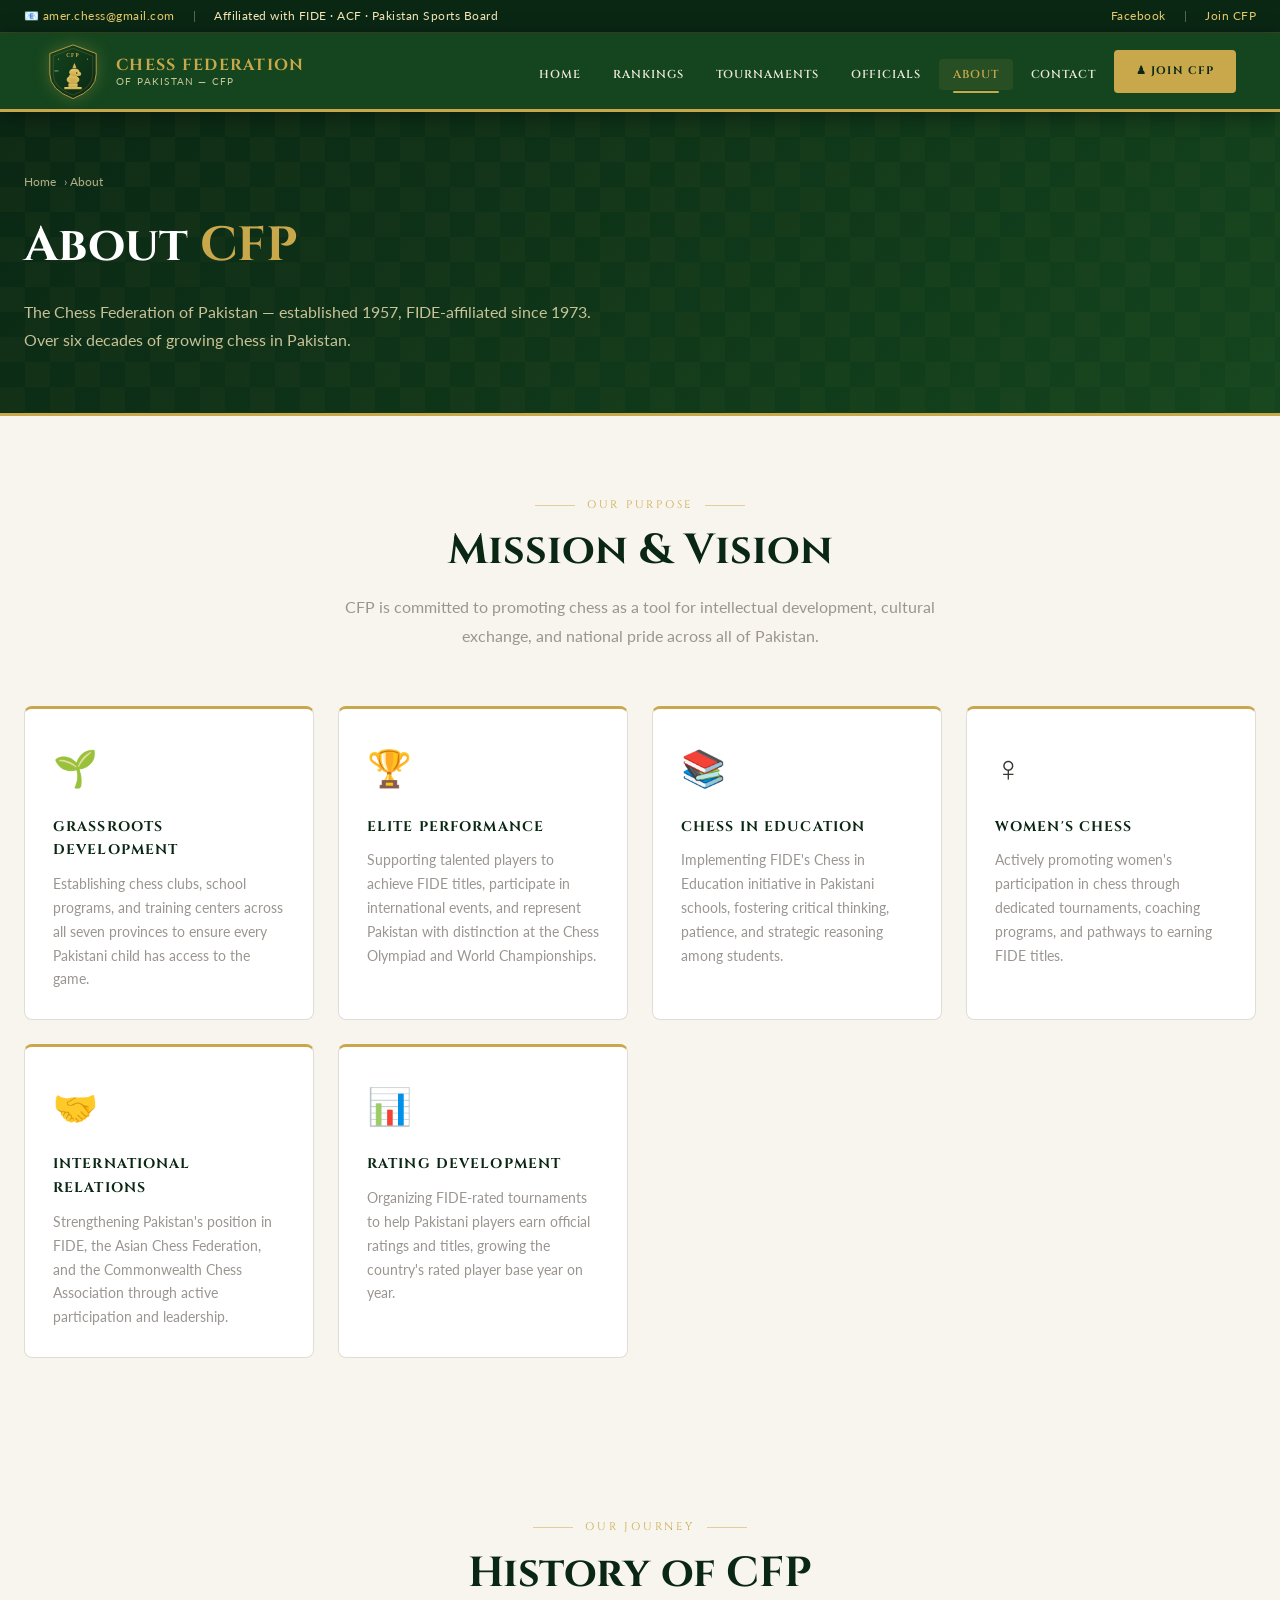
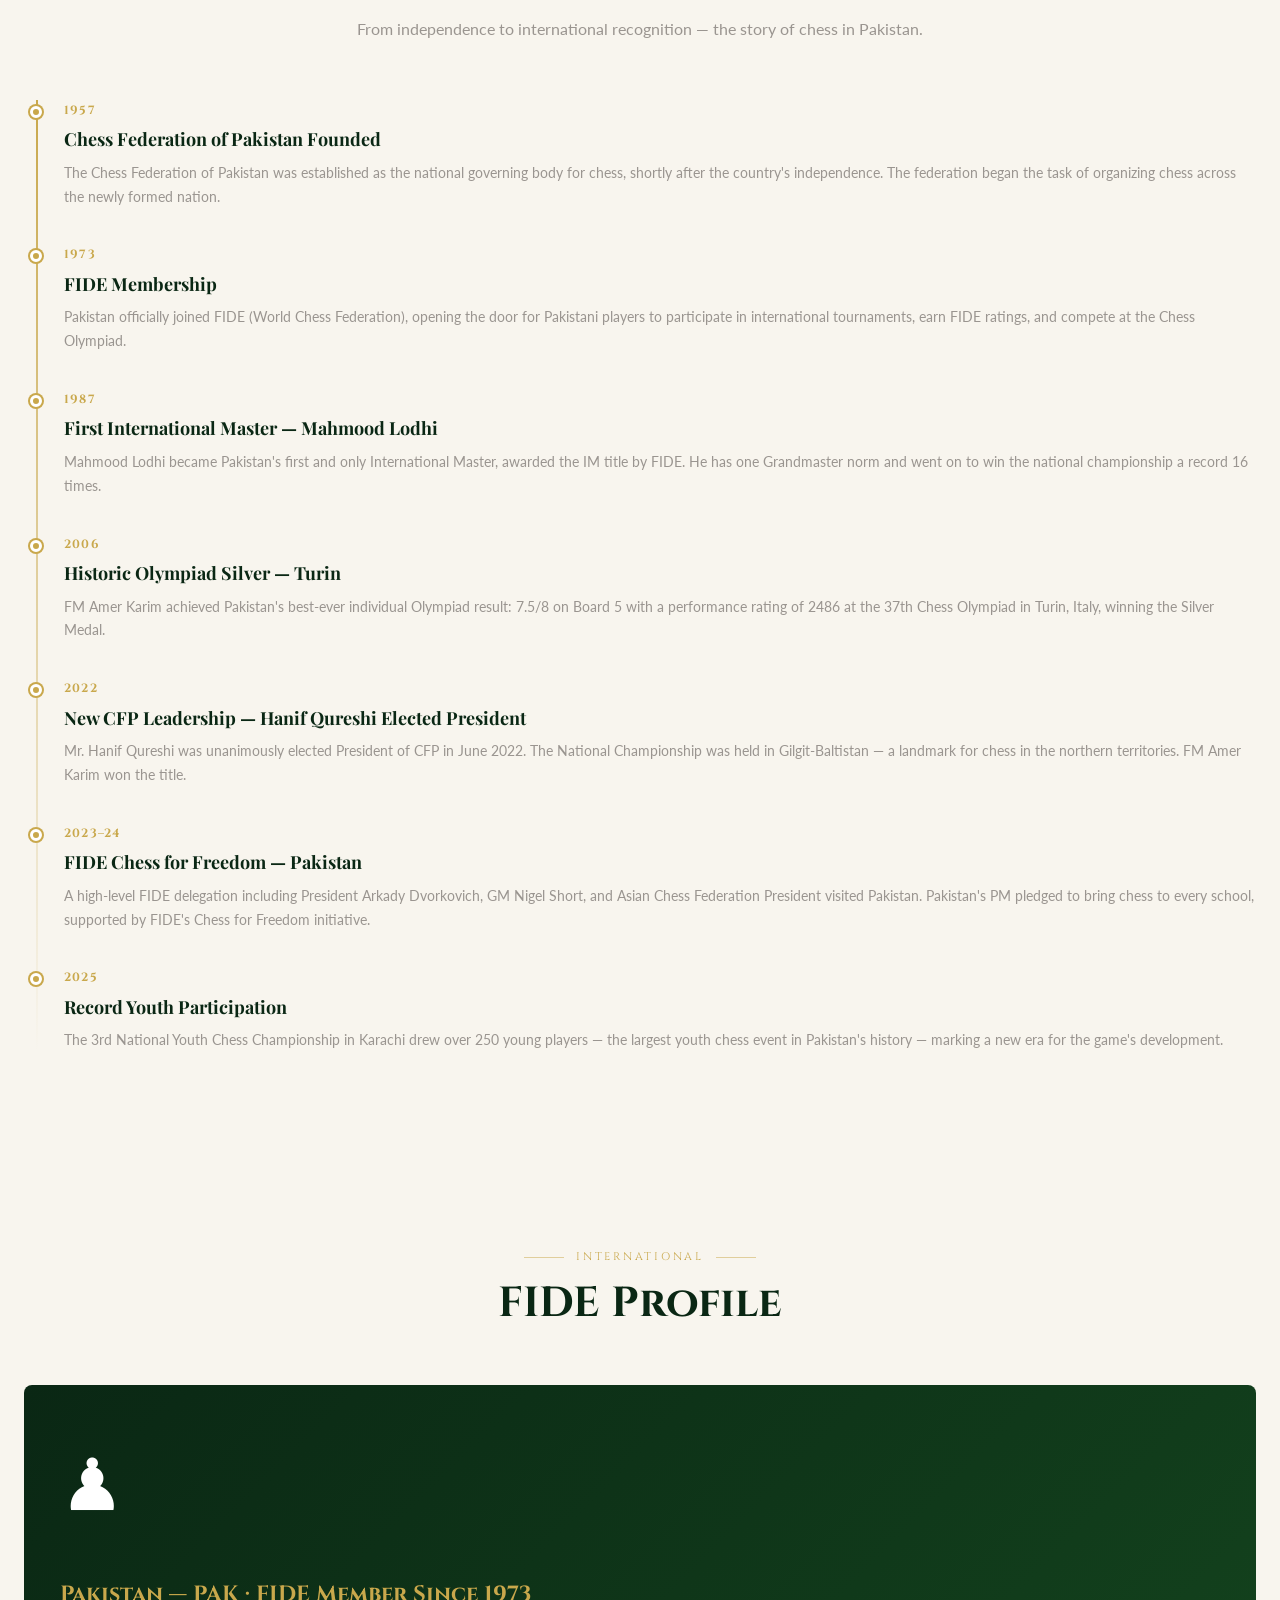
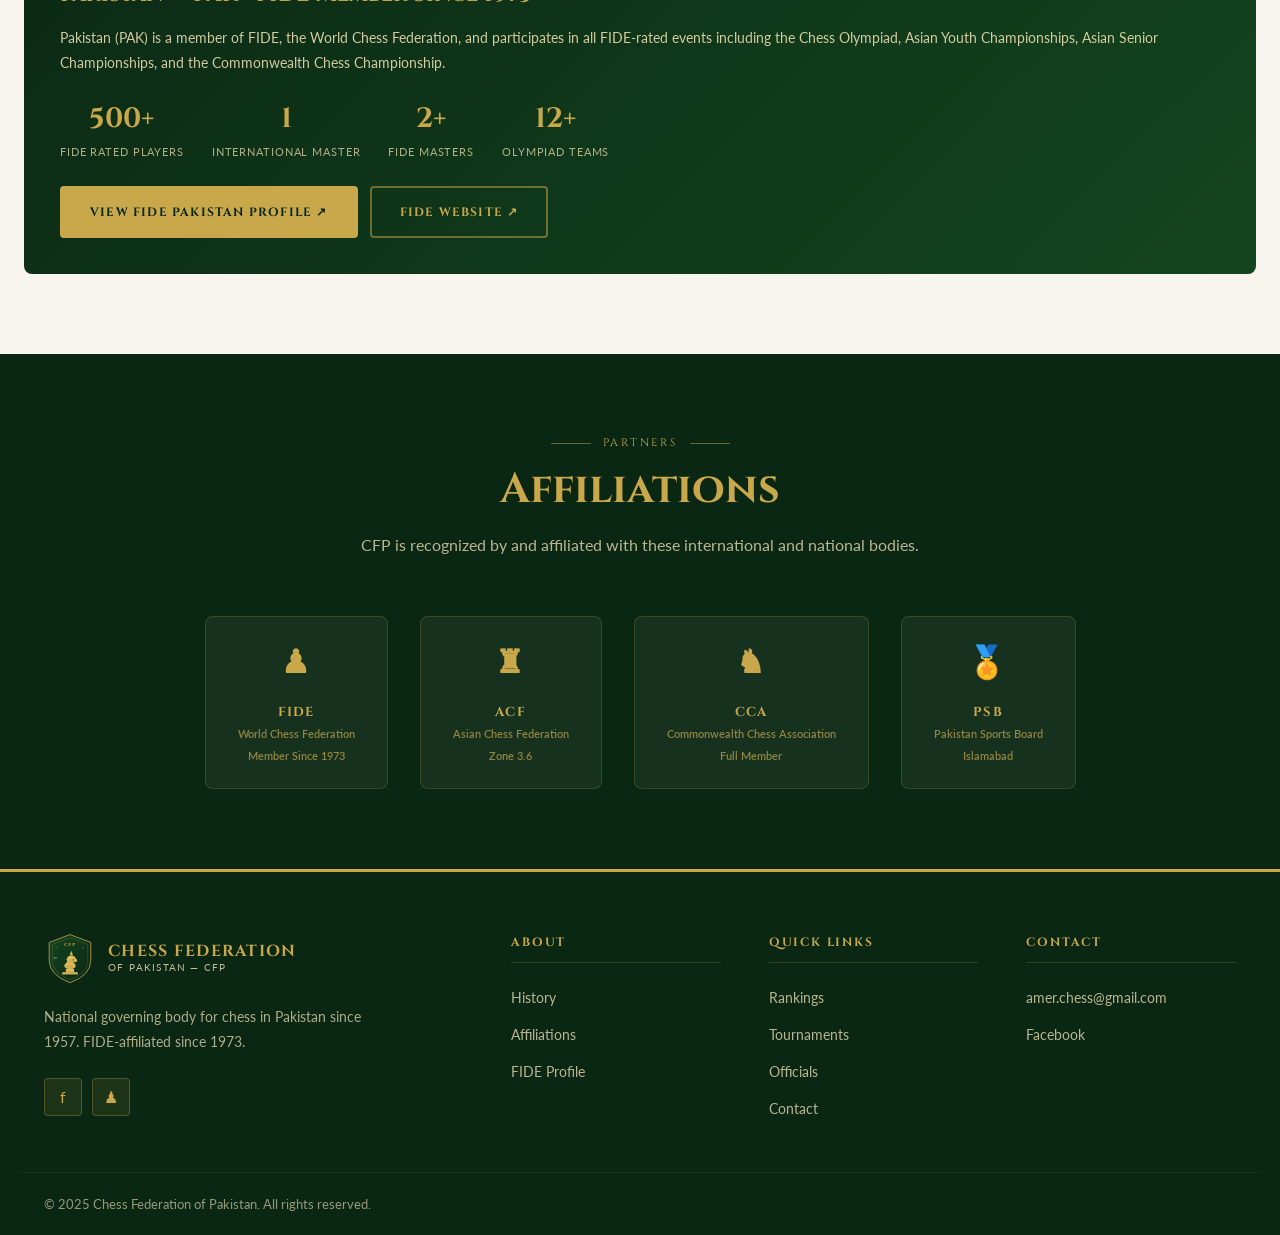
<file: pages/about.html>
<!DOCTYPE html>
<html lang="en">
<head>
  <meta charset="UTF-8" />
  <meta name="viewport" content="width=device-width, initial-scale=1.0" />
  <title>About CFP — History & Affiliations | Chess Federation of Pakistan</title>
  <meta name="description" content="History of the Chess Federation of Pakistan (CFP), established 1957, FIDE member since 1973. Our affiliations, mission, and vision." />
  <link rel="icon" href="../images/cfp-logo.svg" type="image/svg+xml" />
  <link rel="stylesheet" href="../css/style.css" />
  <style>
    .timeline { position:relative; padding-left:40px; }
    .timeline::before { content:''; position:absolute; left:12px; top:0; bottom:0; width:2px; background:linear-gradient(to bottom, var(--gold), transparent); }
    .timeline-item { position:relative; margin-bottom:36px; }
    .timeline-item::before { content:''; position:absolute; left:-34px; top:6px; width:12px; height:12px; border-radius:50%; background:var(--gold); border:3px solid var(--white); box-shadow:0 0 0 2px var(--gold); }
    .timeline-year { font-family:var(--font-display); font-size:12px; font-weight:700; color:var(--gold); letter-spacing:0.1em; text-transform:uppercase; margin-bottom:4px; }
    .timeline-title { font-family:var(--font-accent); font-size:18px; color:var(--green-deep); font-weight:700; margin-bottom:6px; }
    .timeline-desc { font-size:14px; color:var(--gray-mid); line-height:1.7; }
    .mission-grid { display:grid; grid-template-columns:repeat(auto-fill, minmax(280px, 1fr)); gap:24px; }
    .mission-card { background:var(--white); border:1px solid var(--gray-light); border-radius:var(--radius-md); padding:28px; border-top:3px solid var(--gold); transition:var(--transition); }
    .mission-card:hover { box-shadow:0 8px 28px rgba(0,0,0,0.1); transform:translateY(-4px); }
    .mission-icon { font-size:36px; margin-bottom:16px; }
    .mission-card h3 { font-family:var(--font-display); font-size:14px; letter-spacing:0.08em; text-transform:uppercase; color:var(--green-deep); margin-bottom:10px; }
    .mission-card p { font-size:14px; color:var(--gray-mid); line-height:1.7; }
    .fide-profile-box { background:linear-gradient(135deg, var(--green-deep), var(--green-mid)); border-radius:var(--radius-md); padding:36px; color:var(--white); display:flex; gap:32px; align-items:center; flex-wrap:wrap; }
    .fide-profile-box .logo-big { font-size:72px; flex-shrink:0; }
    .fide-profile-box h3 { font-family:var(--font-display); color:var(--gold); font-size:22px; margin-bottom:12px; }
    .fide-profile-box p { color:var(--gold-pale); font-size:14px; line-height:1.8; opacity:0.85; margin-bottom:20px; }
    .fide-stats { display:flex; gap:28px; flex-wrap:wrap; }
    .fide-stat { text-align:center; }
    .fide-stat .num { font-family:var(--font-display); font-size:28px; font-weight:700; color:var(--gold); }
    .fide-stat .lbl { font-size:11px; color:var(--gold-pale); opacity:0.7; letter-spacing:0.08em; text-transform:uppercase; }
  </style>
</head>
<body>

<div class="top-bar">
  <div class="top-bar-left">
    <span>📧 <a href="mailto:amer.chess@gmail.com">amer.chess@gmail.com</a></span>
    <span class="top-bar-sep">|</span>
    <span>Affiliated with FIDE · ACF · Pakistan Sports Board</span>
  </div>
  <div class="top-bar-right">
    <a href="https://www.facebook.com/ChessFederationOfPakistan/" target="_blank">Facebook</a>
    <span class="top-bar-sep">|</span>
    <a href="membership.html">Join CFP</a>
  </div>
</div>

<header>
  <div class="header-inner">
    <a href="../index.html" class="logo-wrap">
      <img src="../images/cfp-logo.svg" alt="CFP Logo" class="logo-img" />
      <div class="logo-text-wrap">
        <div class="logo-title">Chess Federation</div>
        <div class="logo-subtitle">of Pakistan — CFP</div>
      </div>
    </a>
    <nav>
      <div class="nav-item"><a href="../index.html" class="nav-link">Home</a></div>
      <div class="nav-item"><a href="rankings.html" class="nav-link">Rankings</a></div>
      <div class="nav-item"><a href="tournaments.html" class="nav-link">Tournaments</a></div>
      <div class="nav-item"><a href="officials.html" class="nav-link">Officials</a></div>
      <div class="nav-item"><a href="about.html" class="nav-link active">About</a></div>
      <div class="nav-item"><a href="contact.html" class="nav-link">Contact</a></div>
      <a href="membership.html" class="btn btn-primary" style="padding:10px 20px;font-size:11px;">♟ Join CFP</a>
    </nav>
    <div class="hamburger"><span></span><span></span><span></span></div>
  </div>
  <div class="mobile-nav" style="display:none;">
    <a href="../index.html">Home</a>
    <a href="rankings.html">Rankings</a>
    <a href="tournaments.html">Tournaments</a>
    <a href="officials.html">Officials</a>
    <a href="about.html">About</a>
    <a href="contact.html">Contact</a>
  </div>
</header>

<div class="page-hero">
  <div class="page-hero-content">
    <div class="breadcrumb"><a href="../index.html">Home</a> › About</div>
    <h1>About <span>CFP</span></h1>
    <p>The Chess Federation of Pakistan — established 1957, FIDE-affiliated since 1973. Over six decades of growing chess in Pakistan.</p>
  </div>
</div>

<!-- MISSION -->
<section>
  <div class="container">
    <div class="section-header">
      <div class="section-eyebrow">Our Purpose</div>
      <h2 class="section-title">Mission & Vision</h2>
      <p class="section-subtitle">CFP is committed to promoting chess as a tool for intellectual development, cultural exchange, and national pride across all of Pakistan.</p>
    </div>

    <div class="mission-grid">
      <div class="mission-card">
        <div class="mission-icon">🌱</div>
        <h3>Grassroots Development</h3>
        <p>Establishing chess clubs, school programs, and training centers across all seven provinces to ensure every Pakistani child has access to the game.</p>
      </div>
      <div class="mission-card">
        <div class="mission-icon">🏆</div>
        <h3>Elite Performance</h3>
        <p>Supporting talented players to achieve FIDE titles, participate in international events, and represent Pakistan with distinction at the Chess Olympiad and World Championships.</p>
      </div>
      <div class="mission-card">
        <div class="mission-icon">📚</div>
        <h3>Chess in Education</h3>
        <p>Implementing FIDE's Chess in Education initiative in Pakistani schools, fostering critical thinking, patience, and strategic reasoning among students.</p>
      </div>
      <div class="mission-card">
        <div class="mission-icon">♀️</div>
        <h3>Women's Chess</h3>
        <p>Actively promoting women's participation in chess through dedicated tournaments, coaching programs, and pathways to earning FIDE titles.</p>
      </div>
      <div class="mission-card">
        <div class="mission-icon">🤝</div>
        <h3>International Relations</h3>
        <p>Strengthening Pakistan's position in FIDE, the Asian Chess Federation, and the Commonwealth Chess Association through active participation and leadership.</p>
      </div>
      <div class="mission-card">
        <div class="mission-icon">📊</div>
        <h3>Rating Development</h3>
        <p>Organizing FIDE-rated tournaments to help Pakistani players earn official ratings and titles, growing the country's rated player base year on year.</p>
      </div>
    </div>
  </div>
</section>

<!-- HISTORY TIMELINE -->
<section id="history" style="background: var(--off-white);">
  <div class="container">
    <div class="section-header">
      <div class="section-eyebrow">Our Journey</div>
      <h2 class="section-title">History of CFP</h2>
      <p class="section-subtitle">From independence to international recognition — the story of chess in Pakistan.</p>
    </div>

    <div class="timeline">
      <div class="timeline-item">
        <div class="timeline-year">1957</div>
        <div class="timeline-title">Chess Federation of Pakistan Founded</div>
        <div class="timeline-desc">The Chess Federation of Pakistan was established as the national governing body for chess, shortly after the country's independence. The federation began the task of organizing chess across the newly formed nation.</div>
      </div>
      <div class="timeline-item">
        <div class="timeline-year">1973</div>
        <div class="timeline-title">FIDE Membership</div>
        <div class="timeline-desc">Pakistan officially joined FIDE (World Chess Federation), opening the door for Pakistani players to participate in international tournaments, earn FIDE ratings, and compete at the Chess Olympiad.</div>
      </div>
      <div class="timeline-item">
        <div class="timeline-year">1987</div>
        <div class="timeline-title">First International Master — Mahmood Lodhi</div>
        <div class="timeline-desc">Mahmood Lodhi became Pakistan's first and only International Master, awarded the IM title by FIDE. He has one Grandmaster norm and went on to win the national championship a record 16 times.</div>
      </div>
      <div class="timeline-item">
        <div class="timeline-year">2006</div>
        <div class="timeline-title">Historic Olympiad Silver — Turin</div>
        <div class="timeline-desc">FM Amer Karim achieved Pakistan's best-ever individual Olympiad result: 7.5/8 on Board 5 with a performance rating of 2486 at the 37th Chess Olympiad in Turin, Italy, winning the Silver Medal.</div>
      </div>
      <div class="timeline-item">
        <div class="timeline-year">2022</div>
        <div class="timeline-title">New CFP Leadership — Hanif Qureshi Elected President</div>
        <div class="timeline-desc">Mr. Hanif Qureshi was unanimously elected President of CFP in June 2022. The National Championship was held in Gilgit-Baltistan — a landmark for chess in the northern territories. FM Amer Karim won the title.</div>
      </div>
      <div class="timeline-item">
        <div class="timeline-year">2023–24</div>
        <div class="timeline-title">FIDE Chess for Freedom — Pakistan</div>
        <div class="timeline-desc">A high-level FIDE delegation including President Arkady Dvorkovich, GM Nigel Short, and Asian Chess Federation President visited Pakistan. Pakistan's PM pledged to bring chess to every school, supported by FIDE's Chess for Freedom initiative.</div>
      </div>
      <div class="timeline-item">
        <div class="timeline-year">2025</div>
        <div class="timeline-title">Record Youth Participation</div>
        <div class="timeline-desc">The 3rd National Youth Chess Championship in Karachi drew over 250 young players — the largest youth chess event in Pakistan's history — marking a new era for the game's development.</div>
      </div>
    </div>
  </div>
</section>

<!-- FIDE PROFILE -->
<section id="fide">
  <div class="container">
    <div class="section-header">
      <div class="section-eyebrow">International</div>
      <h2 class="section-title">FIDE Profile</h2>
    </div>

    <div class="fide-profile-box">
      <div class="logo-big">♟</div>
      <div>
        <h3>Pakistan — PAK · FIDE Member Since 1973</h3>
        <p>Pakistan (PAK) is a member of FIDE, the World Chess Federation, and participates in all FIDE-rated events including the Chess Olympiad, Asian Youth Championships, Asian Senior Championships, and the Commonwealth Chess Championship.</p>
        <div class="fide-stats">
          <div class="fide-stat"><div class="num">500+</div><div class="lbl">FIDE Rated Players</div></div>
          <div class="fide-stat"><div class="num">1</div><div class="lbl">International Master</div></div>
          <div class="fide-stat"><div class="num">2+</div><div class="lbl">FIDE Masters</div></div>
          <div class="fide-stat"><div class="num">12+</div><div class="lbl">Olympiad Teams</div></div>
        </div>
        <div style="margin-top:24px;display:flex;gap:12px;flex-wrap:wrap;">
          <a href="https://ratings.fide.com/rankings.phtml?country=PAK" target="_blank" class="btn btn-primary">View FIDE Pakistan Profile ↗</a>
          <a href="https://www.fide.com" target="_blank" class="btn btn-outline" style="border-color:rgba(201,168,76,0.5);color:var(--gold);">FIDE Website ↗</a>
        </div>
      </div>
    </div>
  </div>
</section>

<!-- AFFILIATIONS -->
<section id="affiliations" style="background:var(--green-deep);">
  <div class="container">
    <div class="section-header">
      <div class="section-eyebrow" style="color:var(--gold);">Partners</div>
      <h2 class="section-title" style="color:var(--gold);">Affiliations</h2>
      <p class="section-subtitle" style="color:var(--gold-pale);opacity:0.75;">CFP is recognized by and affiliated with these international and national bodies.</p>
    </div>

    <div class="affiliation-logos">
      <a href="https://www.fide.com" target="_blank" rel="noopener" class="affil-item">
        <div style="font-size:32px;margin-bottom:10px;">♟</div>
        <strong>FIDE</strong><br />
        <span style="font-size:11px;opacity:0.7;font-family:var(--font-body);text-transform:none;letter-spacing:0;">World Chess Federation<br />Member Since 1973</span>
      </a>
      <a href="https://www.asianchess.com" target="_blank" rel="noopener" class="affil-item">
        <div style="font-size:32px;margin-bottom:10px;">♜</div>
        <strong>ACF</strong><br />
        <span style="font-size:11px;opacity:0.7;font-family:var(--font-body);text-transform:none;letter-spacing:0;">Asian Chess Federation<br />Zone 3.6</span>
      </a>
      <div class="affil-item">
        <div style="font-size:32px;margin-bottom:10px;">♞</div>
        <strong>CCA</strong><br />
        <span style="font-size:11px;opacity:0.7;font-family:var(--font-body);text-transform:none;letter-spacing:0;">Commonwealth Chess Association<br />Full Member</span>
      </div>
      <a href="https://www.sports.gov.pk" target="_blank" rel="noopener" class="affil-item">
        <div style="font-size:32px;margin-bottom:10px;">🏅</div>
        <strong>PSB</strong><br />
        <span style="font-size:11px;opacity:0.7;font-family:var(--font-body);text-transform:none;letter-spacing:0;">Pakistan Sports Board<br />Islamabad</span>
      </a>
    </div>
  </div>
</section>

<footer>
  <div class="footer-main">
    <div class="footer-brand">
      <div class="footer-logo">
        <img src="../images/cfp-logo.svg" alt="CFP Logo" />
        <div class="logo-text-wrap">
          <div class="logo-title">Chess Federation</div>
          <div class="logo-subtitle">of Pakistan — CFP</div>
        </div>
      </div>
      <p class="footer-desc">National governing body for chess in Pakistan since 1957. FIDE-affiliated since 1973.</p>
      <div class="social-links">
        <a href="https://www.facebook.com/ChessFederationOfPakistan/" target="_blank" class="social-link">f</a>
        <a href="https://www.chess.com/club/chess-federation-of-pakistan-official" target="_blank" class="social-link">♟</a>
      </div>
    </div>
    <div class="footer-col">
      <h4>About</h4>
      <ul>
        <li><a href="about.html#history">History</a></li>
        <li><a href="about.html#affiliations">Affiliations</a></li>
        <li><a href="about.html#fide">FIDE Profile</a></li>
      </ul>
    </div>
    <div class="footer-col">
      <h4>Quick Links</h4>
      <ul>
        <li><a href="rankings.html">Rankings</a></li>
        <li><a href="tournaments.html">Tournaments</a></li>
        <li><a href="officials.html">Officials</a></li>
        <li><a href="contact.html">Contact</a></li>
      </ul>
    </div>
    <div class="footer-col">
      <h4>Contact</h4>
      <ul>
        <li><a href="mailto:amer.chess@gmail.com">amer.chess@gmail.com</a></li>
        <li><a href="https://www.facebook.com/ChessFederationOfPakistan/" target="_blank">Facebook</a></li>
      </ul>
    </div>
  </div>
  <div class="footer-bottom">
    <span>© 2025 Chess Federation of Pakistan. All rights reserved.</span>
  </div>
</footer>

<script src="../js/main.js"></script>
</body>
</html>
</file>
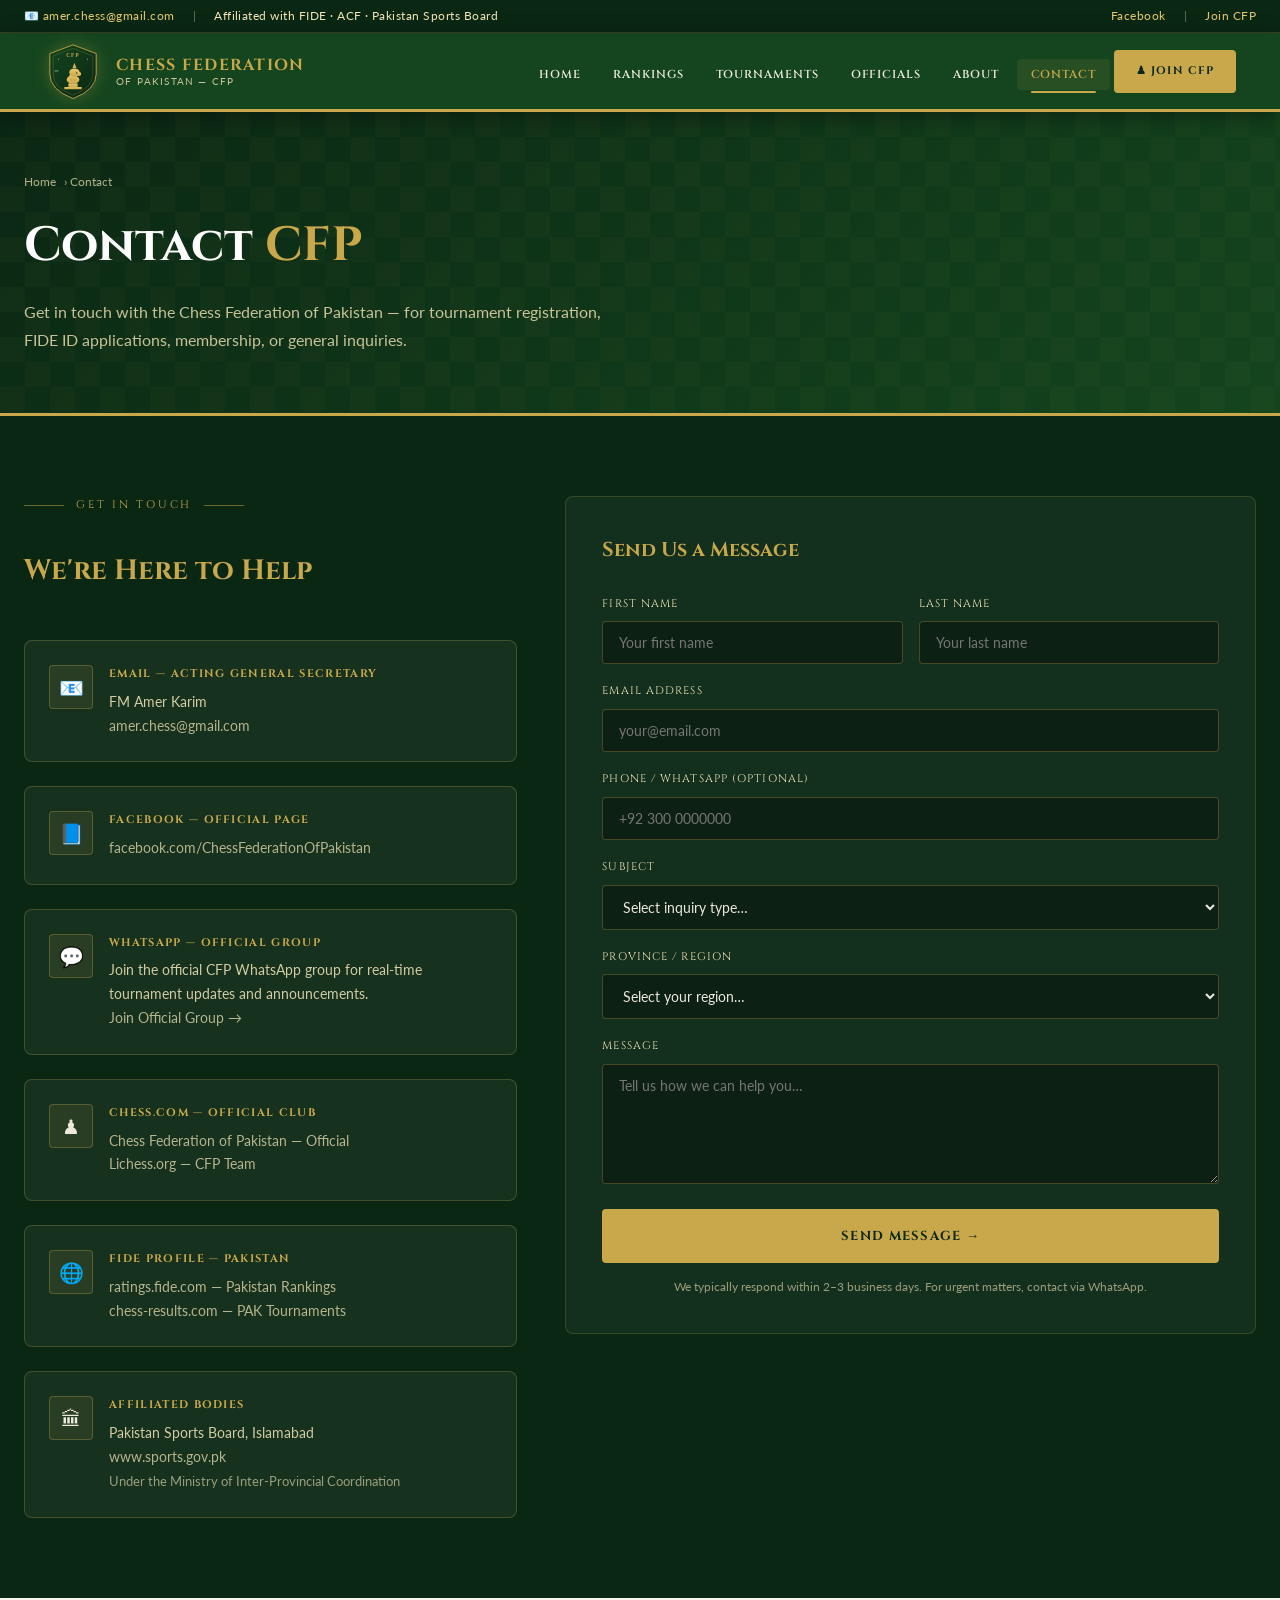
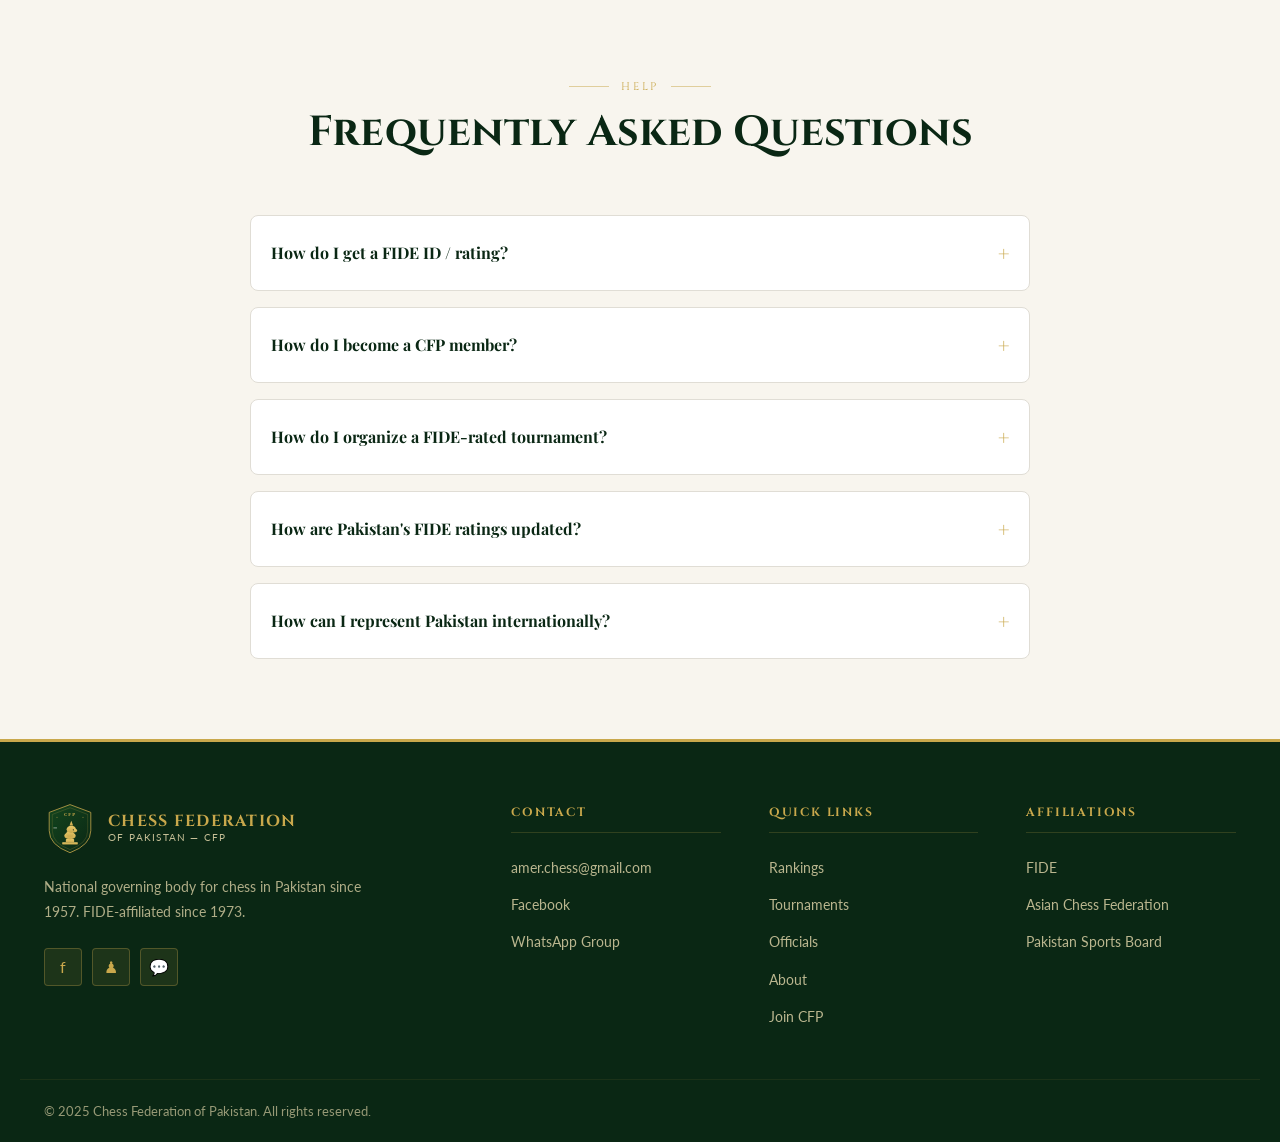
<file: pages/contact.html>
<!DOCTYPE html>
<html lang="en">
<head>
  <meta charset="UTF-8" />
  <meta name="viewport" content="width=device-width, initial-scale=1.0" />
  <title>Contact CFP | Chess Federation of Pakistan</title>
  <meta name="description" content="Contact the Chess Federation of Pakistan. Email, Facebook, WhatsApp, and inquiry form." />
  <link rel="icon" href="../images/cfp-logo.svg" type="image/svg+xml" />
  <link rel="stylesheet" href="../css/style.css" />
</head>
<body>

<div class="top-bar">
  <div class="top-bar-left">
    <span>📧 <a href="mailto:amer.chess@gmail.com">amer.chess@gmail.com</a></span>
    <span class="top-bar-sep">|</span>
    <span>Affiliated with FIDE · ACF · Pakistan Sports Board</span>
  </div>
  <div class="top-bar-right">
    <a href="https://www.facebook.com/ChessFederationOfPakistan/" target="_blank">Facebook</a>
    <span class="top-bar-sep">|</span>
    <a href="membership.html">Join CFP</a>
  </div>
</div>

<header>
  <div class="header-inner">
    <a href="../index.html" class="logo-wrap">
      <img src="../images/cfp-logo.svg" alt="CFP Logo" class="logo-img" />
      <div class="logo-text-wrap">
        <div class="logo-title">Chess Federation</div>
        <div class="logo-subtitle">of Pakistan — CFP</div>
      </div>
    </a>
    <nav>
      <div class="nav-item"><a href="../index.html" class="nav-link">Home</a></div>
      <div class="nav-item"><a href="rankings.html" class="nav-link">Rankings</a></div>
      <div class="nav-item"><a href="tournaments.html" class="nav-link">Tournaments</a></div>
      <div class="nav-item"><a href="officials.html" class="nav-link">Officials</a></div>
      <div class="nav-item"><a href="about.html" class="nav-link">About</a></div>
      <div class="nav-item"><a href="contact.html" class="nav-link active">Contact</a></div>
      <a href="membership.html" class="btn btn-primary" style="padding:10px 20px;font-size:11px;">♟ Join CFP</a>
    </nav>
    <div class="hamburger"><span></span><span></span><span></span></div>
  </div>
  <div class="mobile-nav" style="display:none;">
    <a href="../index.html">Home</a>
    <a href="rankings.html">Rankings</a>
    <a href="tournaments.html">Tournaments</a>
    <a href="officials.html">Officials</a>
    <a href="about.html">About</a>
    <a href="contact.html">Contact</a>
  </div>
</header>

<div class="page-hero">
  <div class="page-hero-content">
    <div class="breadcrumb"><a href="../index.html">Home</a> › Contact</div>
    <h1>Contact <span>CFP</span></h1>
    <p>Get in touch with the Chess Federation of Pakistan — for tournament registration, FIDE ID applications, membership, or general inquiries.</p>
  </div>
</div>

<section class="section-dark">
  <div class="container">
    <div class="contact-grid">
      <!-- Contact Info -->
      <div class="contact-info">
        <div class="section-eyebrow" style="justify-content:flex-start; margin-bottom:16px;">Get In Touch</div>
        <h2 class="section-title" style="color:var(--gold); font-size:28px; text-align:left; margin-bottom:28px;">We're Here to Help</h2>

        <div class="contact-card">
          <div class="contact-icon">📧</div>
          <div>
            <h4>Email — Acting General Secretary</h4>
            <p>FM Amer Karim<br />
            <a href="mailto:amer.chess@gmail.com">amer.chess@gmail.com</a></p>
          </div>
        </div>

        <div class="contact-card">
          <div class="contact-icon">📘</div>
          <div>
            <h4>Facebook — Official Page</h4>
            <p><a href="https://www.facebook.com/ChessFederationOfPakistan/" target="_blank" rel="noopener">
              facebook.com/ChessFederationOfPakistan
            </a></p>
          </div>
        </div>

        <div class="contact-card">
          <div class="contact-icon">💬</div>
          <div>
            <h4>WhatsApp — Official Group</h4>
            <p>Join the official CFP WhatsApp group for real-time tournament updates and announcements.<br />
            <a href="https://chat.whatsapp.com/LeqenrPFHoOBIs8skIfuNH" target="_blank" rel="noopener">Join Official Group →</a></p>
          </div>
        </div>

        <div class="contact-card">
          <div class="contact-icon">♟</div>
          <div>
            <h4>Chess.com — Official Club</h4>
            <p><a href="https://www.chess.com/club/chess-federation-of-pakistan-official" target="_blank" rel="noopener">
              Chess Federation of Pakistan — Official
            </a><br />
            <a href="https://lichess.org/team/chess-federation-of-pakistan" target="_blank" rel="noopener">
              Lichess.org — CFP Team
            </a></p>
          </div>
        </div>

        <div class="contact-card">
          <div class="contact-icon">🌐</div>
          <div>
            <h4>FIDE Profile — Pakistan</h4>
            <p><a href="https://ratings.fide.com/rankings.phtml?country=PAK" target="_blank" rel="noopener">
              ratings.fide.com — Pakistan Rankings
            </a><br />
            <a href="https://chess-results.com/fed.aspx?fed=PAK" target="_blank" rel="noopener">
              chess-results.com — PAK Tournaments
            </a></p>
          </div>
        </div>

        <div class="contact-card">
          <div class="contact-icon">🏛</div>
          <div>
            <h4>Affiliated Bodies</h4>
            <p>Pakistan Sports Board, Islamabad<br />
            <a href="https://www.sports.gov.pk" target="_blank" rel="noopener">www.sports.gov.pk</a><br />
            <span style="opacity:0.7; font-size:13px;">Under the Ministry of Inter-Provincial Coordination</span></p>
          </div>
        </div>
      </div>

      <!-- Contact Form -->
      <div class="contact-form">
        <h3>Send Us a Message</h3>
        <form id="contact-form">
          <div class="form-row">
            <div class="form-group">
              <label>First Name</label>
              <input type="text" placeholder="Your first name" required />
            </div>
            <div class="form-group">
              <label>Last Name</label>
              <input type="text" placeholder="Your last name" required />
            </div>
          </div>
          <div class="form-group">
            <label>Email Address</label>
            <input type="email" placeholder="your@email.com" required />
          </div>
          <div class="form-group">
            <label>Phone / WhatsApp (optional)</label>
            <input type="tel" placeholder="+92 300 0000000" />
          </div>
          <div class="form-group">
            <label>Subject</label>
            <select required>
              <option value="">Select inquiry type…</option>
              <option>Tournament Registration</option>
              <option>FIDE ID Application</option>
              <option>CFP Membership</option>
              <option>Rating Query</option>
              <option>Organize a Tournament</option>
              <option>Media / Press Inquiry</option>
              <option>Sponsorship</option>
              <option>General Inquiry</option>
            </select>
          </div>
          <div class="form-group">
            <label>Province / Region</label>
            <select>
              <option value="">Select your region…</option>
              <option>Punjab</option>
              <option>Sindh</option>
              <option>Khyber Pakhtunkhwa</option>
              <option>Balochistan</option>
              <option>Islamabad (Federal)</option>
              <option>Azad Kashmir</option>
              <option>Gilgit-Baltistan</option>
              <option>Outside Pakistan</option>
            </select>
          </div>
          <div class="form-group">
            <label>Message</label>
            <textarea placeholder="Tell us how we can help you…" required></textarea>
          </div>
          <button type="submit" class="btn btn-primary" style="width:100%; justify-content:center; font-size:13px; padding:16px;">
            Send Message →
          </button>
          <p style="font-size:12px; color:var(--gold-pale); opacity:0.6; text-align:center; margin-top:14px;">
            We typically respond within 2–3 business days. For urgent matters, contact via WhatsApp.
          </p>
        </form>
      </div>
    </div>
  </div>
</section>

<!-- FAQ -->
<section style="background: var(--off-white);">
  <div class="container">
    <div class="section-header">
      <div class="section-eyebrow">Help</div>
      <h2 class="section-title">Frequently Asked Questions</h2>
    </div>

    <div style="max-width: 780px; margin: 0 auto; display: flex; flex-direction: column; gap: 16px;">
      <details style="background:var(--white); border:1px solid var(--gray-light); border-radius:var(--radius-md); padding:20px; cursor:pointer;">
        <summary style="font-family:var(--font-accent); font-size:16px; color:var(--green-deep); font-weight:700; list-style:none; display:flex; justify-content:space-between; align-items:center;">
          How do I get a FIDE ID / rating?
          <span style="color:var(--gold); font-size:20px; flex-shrink:0;">+</span>
        </summary>
        <p style="margin-top:14px; font-size:14px; color:var(--gray-mid); line-height:1.7;">
          To obtain a FIDE ID, you must participate in a FIDE-rated tournament organized by CFP or an affiliated provincial association. 
          Contact us via email at <a href="mailto:amer.chess@gmail.com" style="color:var(--green-light);">amer.chess@gmail.com</a> 
          to inquire about the next rated event near you. CFP's Rating Officer Muhammad Waqar handles all FIDE registration submissions.
        </p>
      </details>

      <details style="background:var(--white); border:1px solid var(--gray-light); border-radius:var(--radius-md); padding:20px; cursor:pointer;">
        <summary style="font-family:var(--font-accent); font-size:16px; color:var(--green-deep); font-weight:700; list-style:none; display:flex; justify-content:space-between; align-items:center;">
          How do I become a CFP member?
          <span style="color:var(--gold); font-size:20px; flex-shrink:0;">+</span>
        </summary>
        <p style="margin-top:14px; font-size:14px; color:var(--gray-mid); line-height:1.7;">
          Membership is open to all chess players in Pakistan. Contact your provincial chess association or CFP directly to register. 
          Visit our <a href="membership.html" style="color:var(--green-light);">Membership page</a> for details.
        </p>
      </details>

      <details style="background:var(--white); border:1px solid var(--gray-light); border-radius:var(--radius-md); padding:20px; cursor:pointer;">
        <summary style="font-family:var(--font-accent); font-size:16px; color:var(--green-deep); font-weight:700; list-style:none; display:flex; justify-content:space-between; align-items:center;">
          How do I organize a FIDE-rated tournament?
          <span style="color:var(--gold); font-size:20px; flex-shrink:0;">+</span>
        </summary>
        <p style="margin-top:14px; font-size:14px; color:var(--gray-mid); line-height:1.7;">
          To organize a FIDE-rated event, you need to apply through CFP. We submit the tournament for FIDE approval. 
          Contact us with your proposed tournament details — dates, location, format, and prize fund. 
          Our technical committee will guide you through the process.
        </p>
      </details>

      <details style="background:var(--white); border:1px solid var(--gray-light); border-radius:var(--radius-md); padding:20px; cursor:pointer;">
        <summary style="font-family:var(--font-accent); font-size:16px; color:var(--green-deep); font-weight:700; list-style:none; display:flex; justify-content:space-between; align-items:center;">
          How are Pakistan's FIDE ratings updated?
          <span style="color:var(--gold); font-size:20px; flex-shrink:0;">+</span>
        </summary>
        <p style="margin-top:14px; font-size:14px; color:var(--gray-mid); line-height:1.7;">
          FIDE updates ratings monthly. After each FIDE-rated tournament, CFP submits results to FIDE. 
          Ratings are then updated on the 1st of each month. You can check your current rating at 
          <a href="https://ratings.fide.com" target="_blank" style="color:var(--green-light);">ratings.fide.com</a>.
        </p>
      </details>

      <details style="background:var(--white); border:1px solid var(--gray-light); border-radius:var(--radius-md); padding:20px; cursor:pointer;">
        <summary style="font-family:var(--font-accent); font-size:16px; color:var(--green-deep); font-weight:700; list-style:none; display:flex; justify-content:space-between; align-items:center;">
          How can I represent Pakistan internationally?
          <span style="color:var(--gold); font-size:20px; flex-shrink:0;">+</span>
        </summary>
        <p style="margin-top:14px; font-size:14px; color:var(--gray-mid); line-height:1.7;">
          Selection for international events (Chess Olympiad, Asian Championships, etc.) is based on FIDE rating and performance in national tournaments. 
          The National Chess Championship is the primary qualification route. Contact CFP to express your interest in international selection.
        </p>
      </details>
    </div>
  </div>
</section>

<footer>
  <div class="footer-main">
    <div class="footer-brand">
      <div class="footer-logo">
        <img src="../images/cfp-logo.svg" alt="CFP Logo" />
        <div class="logo-text-wrap">
          <div class="logo-title">Chess Federation</div>
          <div class="logo-subtitle">of Pakistan — CFP</div>
        </div>
      </div>
      <p class="footer-desc">National governing body for chess in Pakistan since 1957. FIDE-affiliated since 1973.</p>
      <div class="social-links">
        <a href="https://www.facebook.com/ChessFederationOfPakistan/" target="_blank" class="social-link">f</a>
        <a href="https://www.chess.com/club/chess-federation-of-pakistan-official" target="_blank" class="social-link">♟</a>
        <a href="https://chat.whatsapp.com/LeqenrPFHoOBIs8skIfuNH" target="_blank" class="social-link">💬</a>
      </div>
    </div>
    <div class="footer-col">
      <h4>Contact</h4>
      <ul>
        <li><a href="mailto:amer.chess@gmail.com">amer.chess@gmail.com</a></li>
        <li><a href="https://www.facebook.com/ChessFederationOfPakistan/" target="_blank">Facebook</a></li>
        <li><a href="https://chat.whatsapp.com/LeqenrPFHoOBIs8skIfuNH" target="_blank">WhatsApp Group</a></li>
      </ul>
    </div>
    <div class="footer-col">
      <h4>Quick Links</h4>
      <ul>
        <li><a href="rankings.html">Rankings</a></li>
        <li><a href="tournaments.html">Tournaments</a></li>
        <li><a href="officials.html">Officials</a></li>
        <li><a href="about.html">About</a></li>
        <li><a href="membership.html">Join CFP</a></li>
      </ul>
    </div>
    <div class="footer-col">
      <h4>Affiliations</h4>
      <ul>
        <li><a href="https://ratings.fide.com" target="_blank">FIDE</a></li>
        <li><a href="https://www.asianchess.com" target="_blank">Asian Chess Federation</a></li>
        <li><a href="https://www.sports.gov.pk" target="_blank">Pakistan Sports Board</a></li>
      </ul>
    </div>
  </div>
  <div class="footer-bottom">
    <span>© 2025 Chess Federation of Pakistan. All rights reserved.</span>
  </div>
</footer>

<script src="../js/main.js"></script>
</body>
</html>
</file>
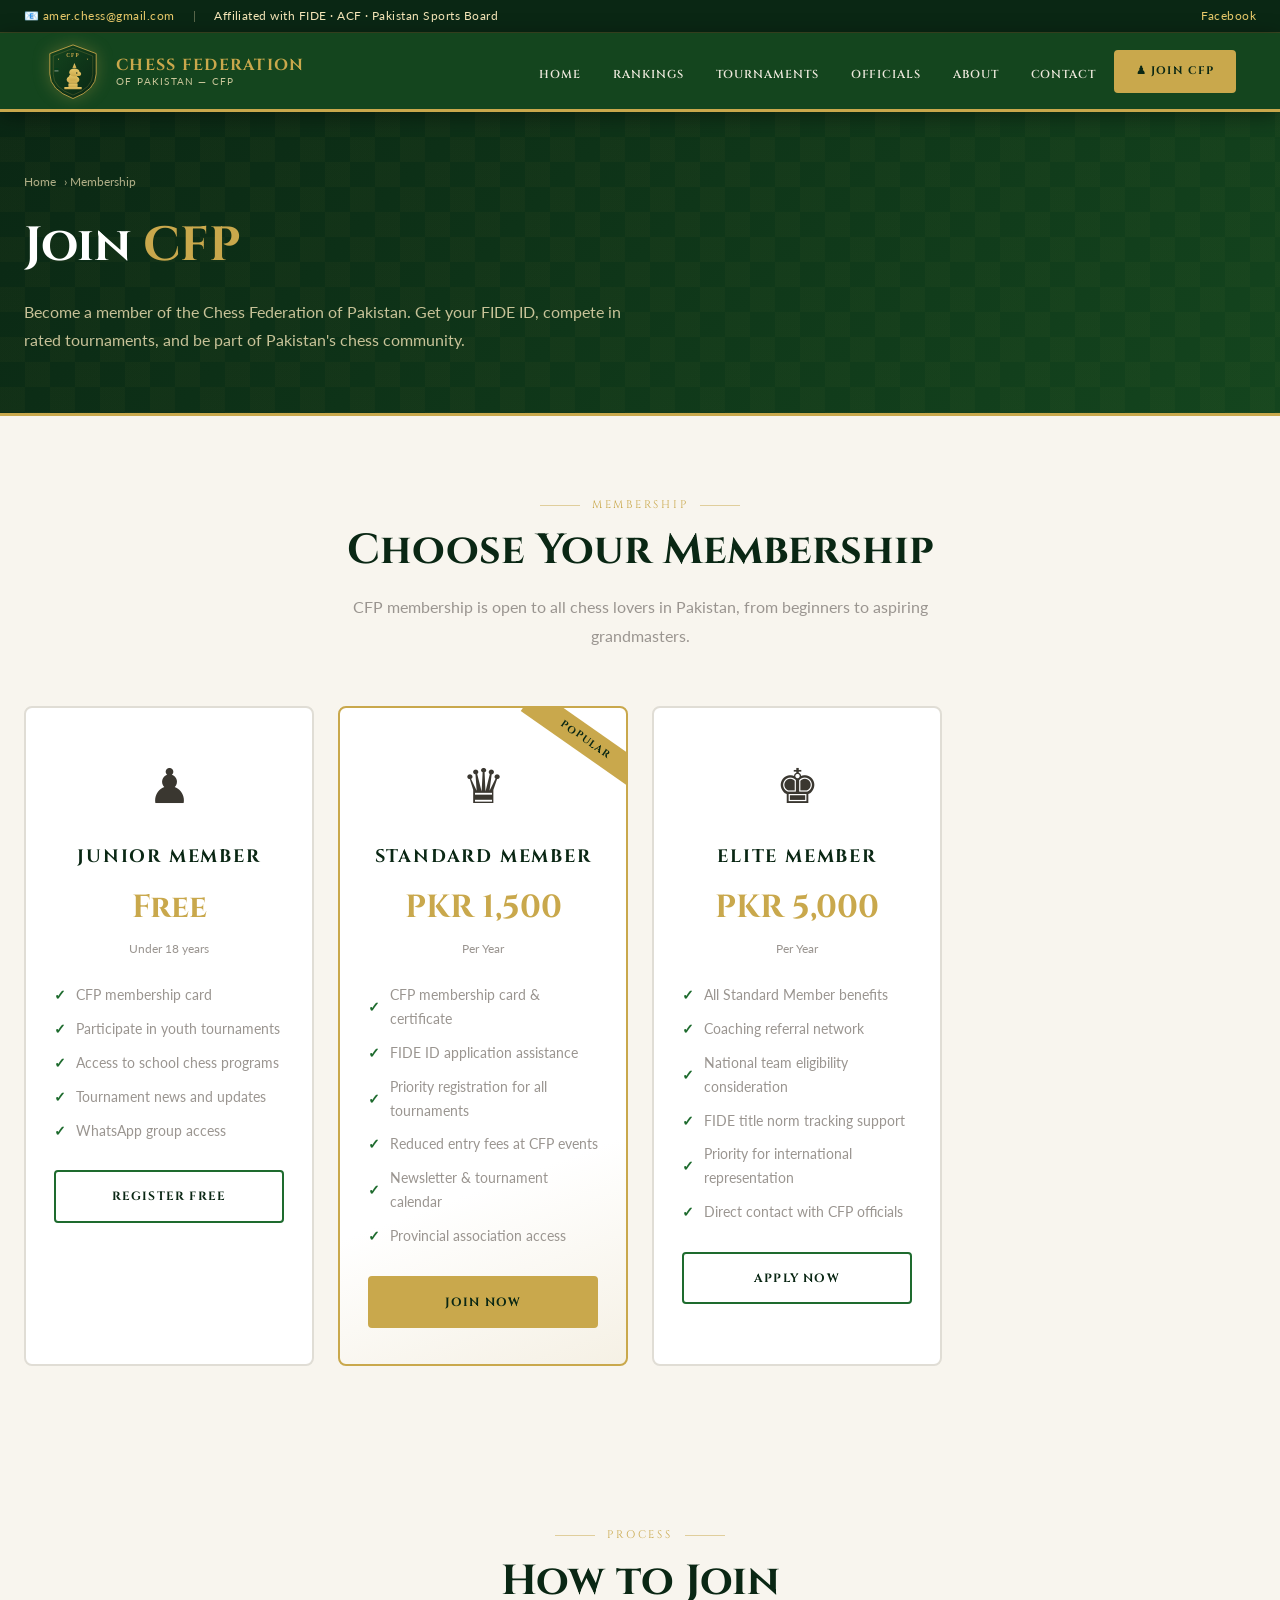
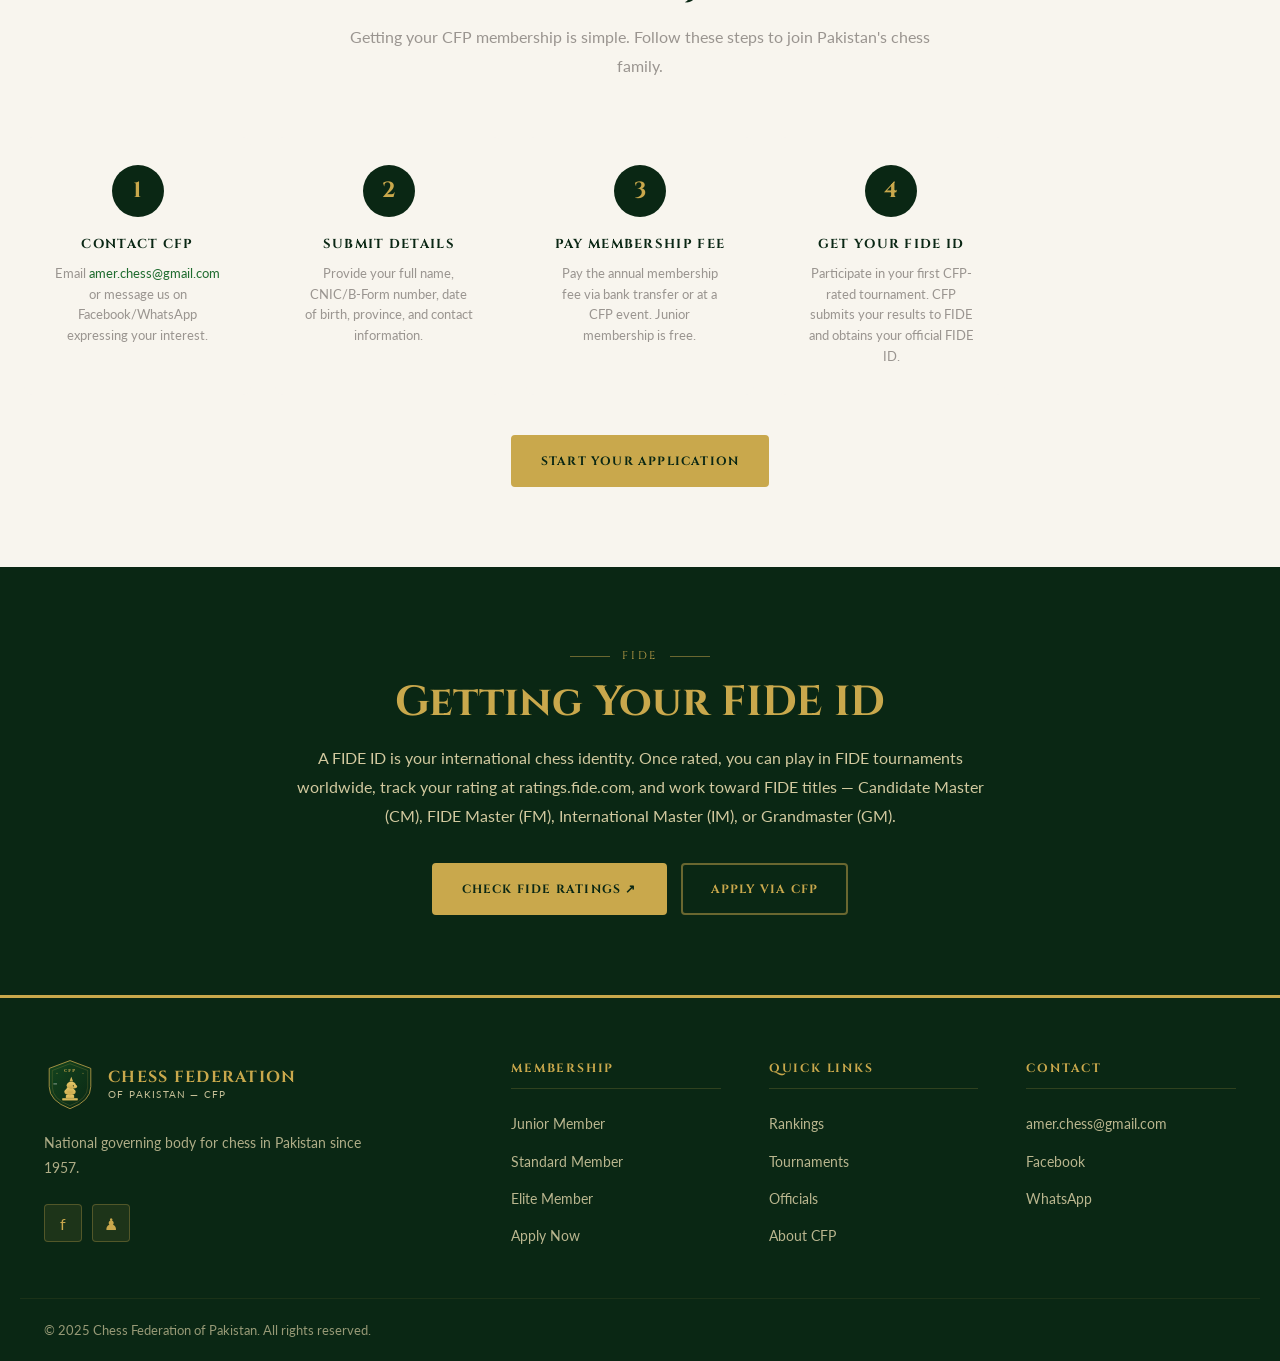
<file: pages/membership.html>
<!DOCTYPE html>
<html lang="en">
<head>
  <meta charset="UTF-8" />
  <meta name="viewport" content="width=device-width, initial-scale=1.0" />
  <title>Join CFP — Membership | Chess Federation of Pakistan</title>
  <meta name="description" content="Join the Chess Federation of Pakistan. Get your FIDE ID, play in rated tournaments, and represent Pakistan in international chess." />
  <link rel="icon" href="../images/cfp-logo.svg" type="image/svg+xml" />
  <link rel="stylesheet" href="../css/style.css" />
  <style>
    .membership-grid { display:grid; grid-template-columns:repeat(auto-fill, minmax(280px, 1fr)); gap:24px; margin-top:48px; }
    .membership-tier {
      background:var(--white); border:2px solid var(--gray-light);
      border-radius:var(--radius-md); padding:36px 28px; text-align:center;
      transition:var(--transition); position:relative; overflow:hidden;
    }
    .membership-tier:hover { border-color:var(--gold); box-shadow:0 16px 48px rgba(0,0,0,0.12); transform:translateY(-6px); }
    .membership-tier.featured { border-color:var(--gold); background:linear-gradient(160deg, #fff 70%, rgba(201,168,76,0.06)); }
    .tier-badge { position:absolute; top:18px; right:-28px; background:var(--gold); color:var(--green-deep); font-size:10px; font-family:var(--font-display); font-weight:700; letter-spacing:0.1em; text-transform:uppercase; padding:5px 40px; transform:rotate(35deg); }
    .tier-icon { font-size:48px; margin-bottom:16px; }
    .tier-name { font-family:var(--font-display); font-size:18px; font-weight:700; color:var(--green-deep); text-transform:uppercase; letter-spacing:0.1em; margin-bottom:8px; }
    .tier-price { font-family:var(--font-display); font-size:32px; font-weight:700; color:var(--gold); margin-bottom:4px; }
    .tier-period { font-size:12px; color:var(--gray-mid); margin-bottom:24px; }
    .tier-features { text-align:left; margin-bottom:28px; display:flex; flex-direction:column; gap:10px; }
    .tier-features li { font-size:14px; color:var(--gray-mid); display:flex; align-items:center; gap:10px; }
    .tier-features li::before { content:'✓'; color:var(--green-light); font-weight:700; flex-shrink:0; }
    .steps-grid { display:grid; grid-template-columns:repeat(auto-fill, minmax(220px, 1fr)); gap:24px; }
    .step-card { background:var(--off-white); border-radius:var(--radius-md); padding:28px; text-align:center; }
    .step-num { width:52px; height:52px; border-radius:50%; background:var(--green-deep); color:var(--gold); font-family:var(--font-display); font-size:22px; font-weight:700; display:flex; align-items:center; justify-content:center; margin:0 auto 16px; }
    .step-card h3 { font-family:var(--font-display); font-size:13px; letter-spacing:0.1em; text-transform:uppercase; color:var(--green-deep); margin-bottom:8px; }
    .step-card p { font-size:13px; color:var(--gray-mid); line-height:1.6; }
  </style>
</head>
<body>

<div class="top-bar">
  <div class="top-bar-left">
    <span>📧 <a href="mailto:amer.chess@gmail.com">amer.chess@gmail.com</a></span>
    <span class="top-bar-sep">|</span>
    <span>Affiliated with FIDE · ACF · Pakistan Sports Board</span>
  </div>
  <div class="top-bar-right">
    <a href="https://www.facebook.com/ChessFederationOfPakistan/" target="_blank">Facebook</a>
  </div>
</div>

<header>
  <div class="header-inner">
    <a href="../index.html" class="logo-wrap">
      <img src="../images/cfp-logo.svg" alt="CFP Logo" class="logo-img" />
      <div class="logo-text-wrap">
        <div class="logo-title">Chess Federation</div>
        <div class="logo-subtitle">of Pakistan — CFP</div>
      </div>
    </a>
    <nav>
      <div class="nav-item"><a href="../index.html" class="nav-link">Home</a></div>
      <div class="nav-item"><a href="rankings.html" class="nav-link">Rankings</a></div>
      <div class="nav-item"><a href="tournaments.html" class="nav-link">Tournaments</a></div>
      <div class="nav-item"><a href="officials.html" class="nav-link">Officials</a></div>
      <div class="nav-item"><a href="about.html" class="nav-link">About</a></div>
      <div class="nav-item"><a href="contact.html" class="nav-link">Contact</a></div>
      <a href="membership.html" class="btn btn-primary" style="padding:10px 20px;font-size:11px;">♟ Join CFP</a>
    </nav>
    <div class="hamburger"><span></span><span></span><span></span></div>
  </div>
  <div class="mobile-nav" style="display:none;">
    <a href="../index.html">Home</a>
    <a href="rankings.html">Rankings</a>
    <a href="tournaments.html">Tournaments</a>
    <a href="officials.html">Officials</a>
    <a href="about.html">About</a>
    <a href="contact.html">Contact</a>
  </div>
</header>

<div class="page-hero">
  <div class="page-hero-content">
    <div class="breadcrumb"><a href="../index.html">Home</a> › Membership</div>
    <h1>Join <span>CFP</span></h1>
    <p>Become a member of the Chess Federation of Pakistan. Get your FIDE ID, compete in rated tournaments, and be part of Pakistan's chess community.</p>
  </div>
</div>

<!-- MEMBERSHIP TIERS -->
<section>
  <div class="container">
    <div class="section-header">
      <div class="section-eyebrow">Membership</div>
      <h2 class="section-title">Choose Your Membership</h2>
      <p class="section-subtitle">CFP membership is open to all chess lovers in Pakistan, from beginners to aspiring grandmasters.</p>
    </div>

    <div class="membership-grid">
      <div class="membership-tier">
        <div class="tier-icon">♟</div>
        <div class="tier-name">Junior Member</div>
        <div class="tier-price">Free</div>
        <div class="tier-period">Under 18 years</div>
        <ul class="tier-features">
          <li>CFP membership card</li>
          <li>Participate in youth tournaments</li>
          <li>Access to school chess programs</li>
          <li>Tournament news and updates</li>
          <li>WhatsApp group access</li>
        </ul>
        <a href="contact.html" class="btn btn-outline" style="color:var(--green-deep);border-color:var(--green-light);width:100%;justify-content:center;">Register Free</a>
      </div>

      <div class="membership-tier featured">
        <div class="tier-badge">Popular</div>
        <div class="tier-icon">♛</div>
        <div class="tier-name">Standard Member</div>
        <div class="tier-price">PKR 1,500</div>
        <div class="tier-period">Per Year</div>
        <ul class="tier-features">
          <li>CFP membership card & certificate</li>
          <li>FIDE ID application assistance</li>
          <li>Priority registration for all tournaments</li>
          <li>Reduced entry fees at CFP events</li>
          <li>Newsletter & tournament calendar</li>
          <li>Provincial association access</li>
        </ul>
        <a href="contact.html" class="btn btn-primary" style="width:100%;justify-content:center;">Join Now</a>
      </div>

      <div class="membership-tier">
        <div class="tier-icon">♚</div>
        <div class="tier-name">Elite Member</div>
        <div class="tier-price">PKR 5,000</div>
        <div class="tier-period">Per Year</div>
        <ul class="tier-features">
          <li>All Standard Member benefits</li>
          <li>Coaching referral network</li>
          <li>National team eligibility consideration</li>
          <li>FIDE title norm tracking support</li>
          <li>Priority for international representation</li>
          <li>Direct contact with CFP officials</li>
        </ul>
        <a href="contact.html" class="btn btn-outline" style="color:var(--green-deep);border-color:var(--green-light);width:100%;justify-content:center;">Apply Now</a>
      </div>
    </div>
  </div>
</section>

<!-- HOW TO JOIN -->
<section style="background:var(--off-white);">
  <div class="container">
    <div class="section-header">
      <div class="section-eyebrow">Process</div>
      <h2 class="section-title">How to Join</h2>
      <p class="section-subtitle">Getting your CFP membership is simple. Follow these steps to join Pakistan's chess family.</p>
    </div>

    <div class="steps-grid">
      <div class="step-card">
        <div class="step-num">1</div>
        <h3>Contact CFP</h3>
        <p>Email <a href="mailto:amer.chess@gmail.com" style="color:var(--green-light);">amer.chess@gmail.com</a> or message us on Facebook/WhatsApp expressing your interest.</p>
      </div>
      <div class="step-card">
        <div class="step-num">2</div>
        <h3>Submit Details</h3>
        <p>Provide your full name, CNIC/B-Form number, date of birth, province, and contact information.</p>
      </div>
      <div class="step-card">
        <div class="step-num">3</div>
        <h3>Pay Membership Fee</h3>
        <p>Pay the annual membership fee via bank transfer or at a CFP event. Junior membership is free.</p>
      </div>
      <div class="step-card">
        <div class="step-num">4</div>
        <h3>Get Your FIDE ID</h3>
        <p>Participate in your first CFP-rated tournament. CFP submits your results to FIDE and obtains your official FIDE ID.</p>
      </div>
    </div>

    <div style="text-align:center;margin-top:40px;">
      <a href="contact.html" class="btn btn-primary">Start Your Application</a>
    </div>
  </div>
</section>

<!-- FIDE ID INFO -->
<section class="section-dark">
  <div class="container">
    <div style="max-width:700px;margin:0 auto;text-align:center;">
      <div class="section-eyebrow">FIDE</div>
      <h2 class="section-title">Getting Your FIDE ID</h2>
      <p style="color:var(--gold-pale);font-size:16px;opacity:0.85;line-height:1.8;margin-bottom:32px;">
        A FIDE ID is your international chess identity. Once rated, you can play in FIDE tournaments worldwide, track your rating at ratings.fide.com, and work toward FIDE titles — Candidate Master (CM), FIDE Master (FM), International Master (IM), or Grandmaster (GM).
      </p>
      <div style="display:flex;gap:14px;justify-content:center;flex-wrap:wrap;">
        <a href="https://ratings.fide.com" target="_blank" class="btn btn-primary">Check FIDE Ratings ↗</a>
        <a href="contact.html" class="btn btn-outline">Apply via CFP</a>
      </div>
    </div>
  </div>
</section>

<footer>
  <div class="footer-main">
    <div class="footer-brand">
      <div class="footer-logo">
        <img src="../images/cfp-logo.svg" alt="CFP Logo" />
        <div class="logo-text-wrap">
          <div class="logo-title">Chess Federation</div>
          <div class="logo-subtitle">of Pakistan — CFP</div>
        </div>
      </div>
      <p class="footer-desc">National governing body for chess in Pakistan since 1957.</p>
      <div class="social-links">
        <a href="https://www.facebook.com/ChessFederationOfPakistan/" target="_blank" class="social-link">f</a>
        <a href="https://www.chess.com/club/chess-federation-of-pakistan-official" target="_blank" class="social-link">♟</a>
      </div>
    </div>
    <div class="footer-col">
      <h4>Membership</h4>
      <ul>
        <li><a href="membership.html">Junior Member</a></li>
        <li><a href="membership.html">Standard Member</a></li>
        <li><a href="membership.html">Elite Member</a></li>
        <li><a href="contact.html">Apply Now</a></li>
      </ul>
    </div>
    <div class="footer-col">
      <h4>Quick Links</h4>
      <ul>
        <li><a href="rankings.html">Rankings</a></li>
        <li><a href="tournaments.html">Tournaments</a></li>
        <li><a href="officials.html">Officials</a></li>
        <li><a href="about.html">About CFP</a></li>
      </ul>
    </div>
    <div class="footer-col">
      <h4>Contact</h4>
      <ul>
        <li><a href="mailto:amer.chess@gmail.com">amer.chess@gmail.com</a></li>
        <li><a href="https://www.facebook.com/ChessFederationOfPakistan/" target="_blank">Facebook</a></li>
        <li><a href="https://chat.whatsapp.com/LeqenrPFHoOBIs8skIfuNH" target="_blank">WhatsApp</a></li>
      </ul>
    </div>
  </div>
  <div class="footer-bottom">
    <span>© 2025 Chess Federation of Pakistan. All rights reserved.</span>
  </div>
</footer>

<script src="../js/main.js"></script>
</body>
</html>
</file>
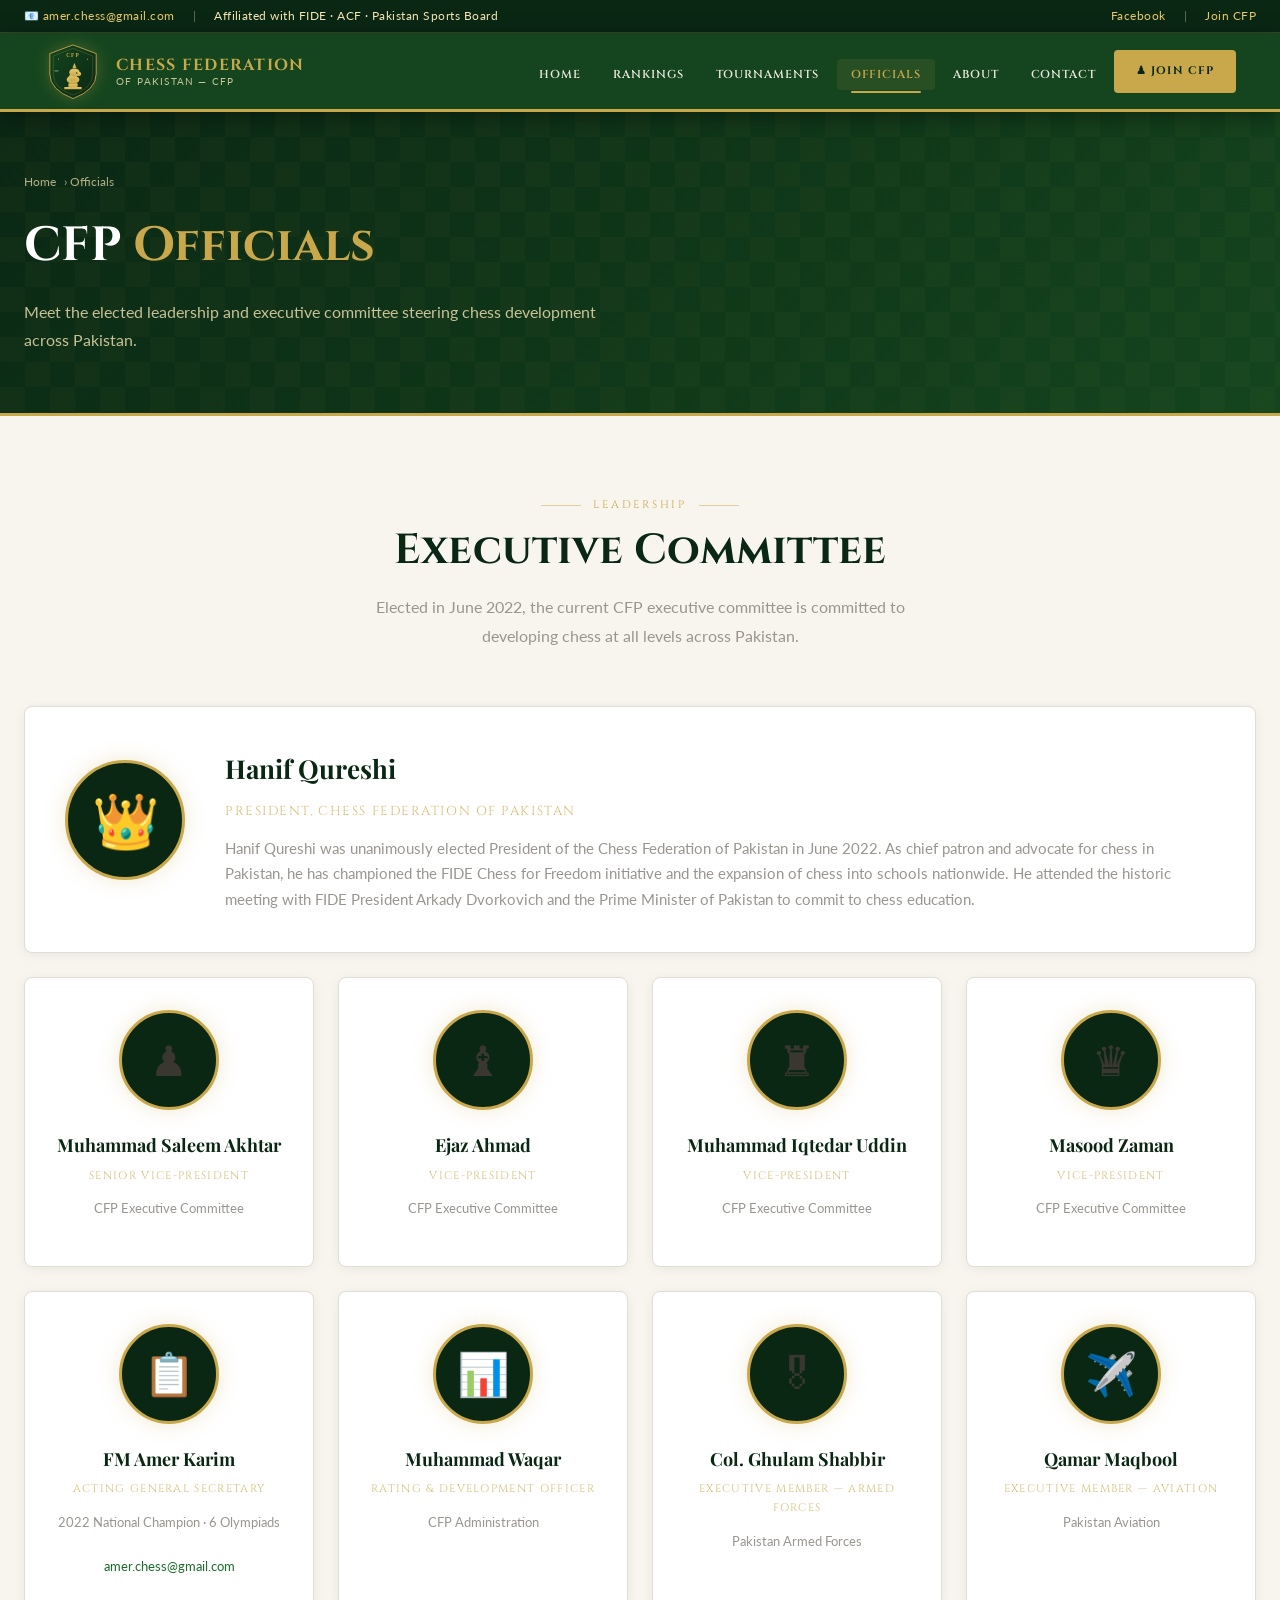
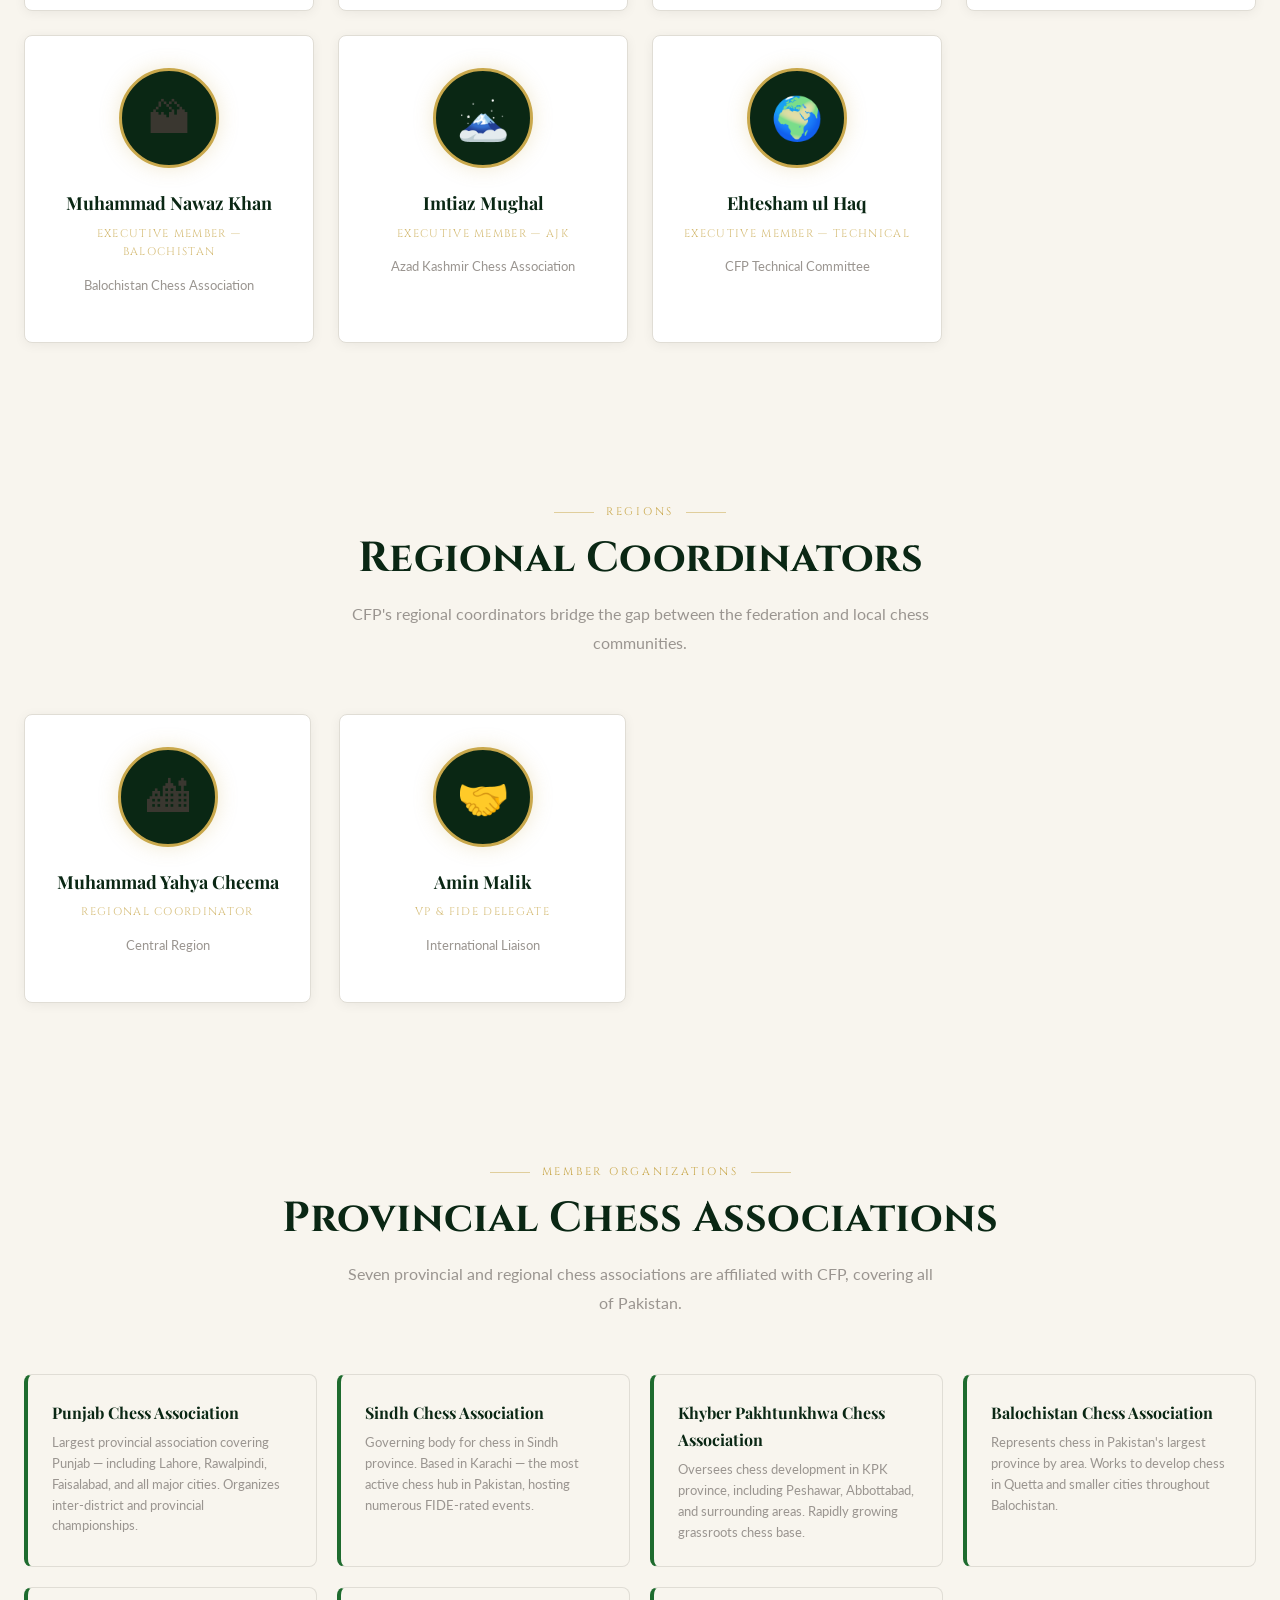
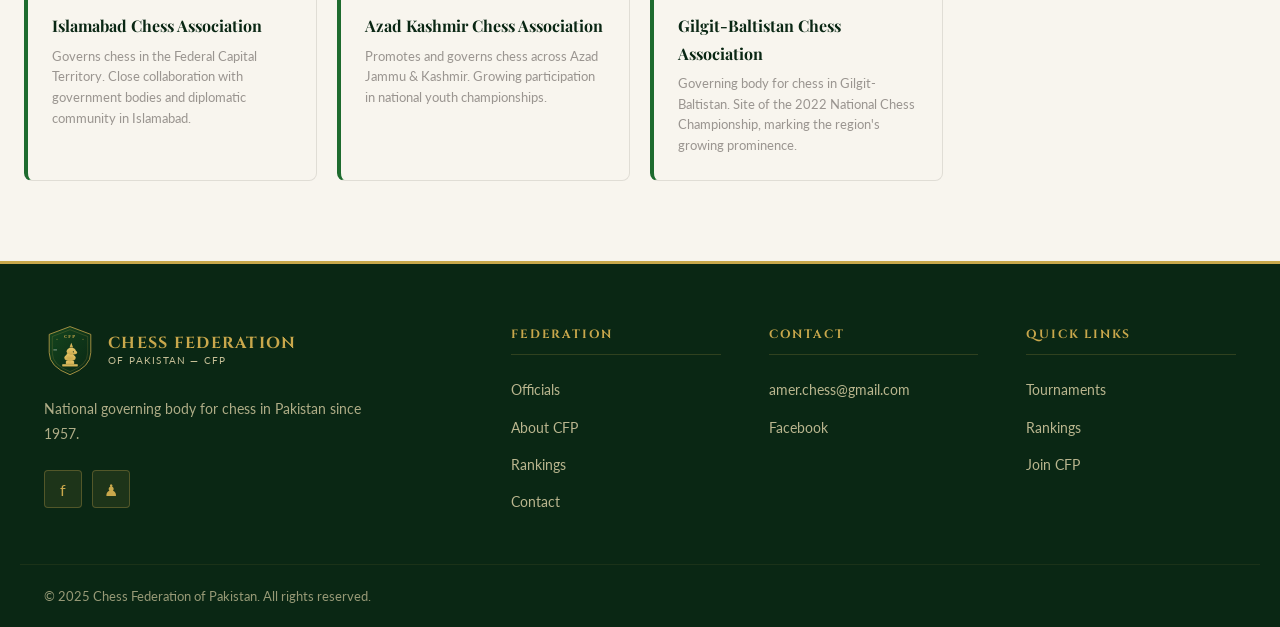
<file: pages/officials.html>
<!DOCTYPE html>
<html lang="en">
<head>
  <meta charset="UTF-8" />
  <meta name="viewport" content="width=device-width, initial-scale=1.0" />
  <title>CFP Officials & Executive Committee | Chess Federation of Pakistan</title>
  <meta name="description" content="Meet the elected officials and executive committee of the Chess Federation of Pakistan (CFP)." />
  <link rel="icon" href="../images/cfp-logo.svg" type="image/svg+xml" />
  <link rel="stylesheet" href="../css/style.css" />
  <style>
    .official-card-full {
      background: var(--white); border: 1px solid var(--gray-light);
      border-radius: var(--radius-md); padding: 32px 24px;
      text-align: center; transition: var(--transition);
      box-shadow: 0 2px 12px rgba(0,0,0,0.06);
    }
    .official-card-full:hover { box-shadow: 0 12px 36px rgba(0,0,0,0.12); border-color: var(--gold); transform: translateY(-4px); }
    .official-card-full .official-avatar {
      width: 100px; height: 100px; border-radius: 50%;
      background: var(--green-deep); border: 3px solid var(--gold);
      margin: 0 auto 20px; font-size: 42px;
      display: flex; align-items: center; justify-content: center;
      box-shadow: 0 0 20px rgba(201,168,76,0.25);
    }
    .official-card-full .official-name { font-family: var(--font-accent); font-size: 18px; color: var(--green-deep); font-weight: 700; margin-bottom: 6px; }
    .official-card-full .official-role { font-family: var(--font-display); font-size: 11px; letter-spacing: 0.12em; text-transform: uppercase; color: var(--gold); margin-bottom: 12px; }
    .official-card-full .official-region { font-size: 13px; color: var(--gray-mid); margin-bottom: 14px; }
    .president-card {
      grid-column: 1 / -1;
      display: flex; align-items: center; gap: 40px; text-align: left;
      padding: 40px;
    }
    .president-card .official-avatar { width: 120px; height: 120px; font-size: 54px; flex-shrink: 0; }
    .president-card .official-name { font-size: 26px; margin-bottom: 8px; }
    .president-card .official-role { font-size: 13px; margin-bottom: 14px; }
    .president-card p { font-size: 15px; color: var(--gray-mid); line-height: 1.7; }
    .assoc-grid {
      display: grid; grid-template-columns: repeat(auto-fill, minmax(280px, 1fr));
      gap: 20px;
    }
    .assoc-card {
      background: var(--off-white); border: 1px solid var(--gray-light);
      border-radius: var(--radius-md); padding: 24px;
      border-left: 4px solid var(--green-light);
      transition: var(--transition);
    }
    .assoc-card:hover { border-left-color: var(--gold); box-shadow: 0 6px 24px rgba(0,0,0,0.08); }
    .assoc-card h3 { font-family: var(--font-accent); color: var(--green-deep); font-size: 16px; margin-bottom: 6px; }
    .assoc-card p { font-size: 13px; color: var(--gray-mid); line-height: 1.6; }
    @media (max-width: 700px) {
      .president-card { flex-direction: column; text-align: center; }
    }
  </style>
</head>
<body>

<div class="top-bar">
  <div class="top-bar-left">
    <span>📧 <a href="mailto:amer.chess@gmail.com">amer.chess@gmail.com</a></span>
    <span class="top-bar-sep">|</span>
    <span>Affiliated with FIDE · ACF · Pakistan Sports Board</span>
  </div>
  <div class="top-bar-right">
    <a href="https://www.facebook.com/ChessFederationOfPakistan/" target="_blank">Facebook</a>
    <span class="top-bar-sep">|</span>
    <a href="membership.html">Join CFP</a>
  </div>
</div>

<header>
  <div class="header-inner">
    <a href="../index.html" class="logo-wrap">
      <img src="../images/cfp-logo.svg" alt="CFP Logo" class="logo-img" />
      <div class="logo-text-wrap">
        <div class="logo-title">Chess Federation</div>
        <div class="logo-subtitle">of Pakistan — CFP</div>
      </div>
    </a>
    <nav>
      <div class="nav-item"><a href="../index.html" class="nav-link">Home</a></div>
      <div class="nav-item"><a href="rankings.html" class="nav-link">Rankings</a></div>
      <div class="nav-item"><a href="tournaments.html" class="nav-link">Tournaments</a></div>
      <div class="nav-item"><a href="officials.html" class="nav-link active">Officials</a></div>
      <div class="nav-item"><a href="about.html" class="nav-link">About</a></div>
      <div class="nav-item"><a href="contact.html" class="nav-link">Contact</a></div>
      <a href="membership.html" class="btn btn-primary" style="padding:10px 20px;font-size:11px;">♟ Join CFP</a>
    </nav>
    <div class="hamburger"><span></span><span></span><span></span></div>
  </div>
  <div class="mobile-nav" style="display:none;">
    <a href="../index.html">Home</a>
    <a href="rankings.html">Rankings</a>
    <a href="officials.html">Officials</a>
    <a href="about.html">About</a>
    <a href="contact.html">Contact</a>
  </div>
</header>

<div class="page-hero">
  <div class="page-hero-content">
    <div class="breadcrumb"><a href="../index.html">Home</a> › Officials</div>
    <h1>CFP <span>Officials</span></h1>
    <p>Meet the elected leadership and executive committee steering chess development across Pakistan.</p>
  </div>
</div>

<!-- EXECUTIVE COMMITTEE -->
<section id="executive">
  <div class="container">
    <div class="section-header">
      <div class="section-eyebrow">Leadership</div>
      <h2 class="section-title">Executive Committee</h2>
      <p class="section-subtitle">Elected in June 2022, the current CFP executive committee is committed to developing chess at all levels across Pakistan.</p>
    </div>

    <div class="officials-grid" style="grid-template-columns: repeat(auto-fill, minmax(260px, 1fr)); gap: 24px;">

      <!-- President — full width highlighted card -->
      <div class="official-card-full president-card">
        <div class="official-avatar">👑</div>
        <div>
          <div class="official-name">Hanif Qureshi</div>
          <div class="official-role">President, Chess Federation of Pakistan</div>
          <p>Hanif Qureshi was unanimously elected President of the Chess Federation of Pakistan in June 2022. As chief patron and advocate for chess in Pakistan, he has championed the FIDE Chess for Freedom initiative and the expansion of chess into schools nationwide. He attended the historic meeting with FIDE President Arkady Dvorkovich and the Prime Minister of Pakistan to commit to chess education.</p>
        </div>
      </div>

      <div class="official-card-full">
        <div class="official-avatar">♟</div>
        <div class="official-name">Muhammad Saleem Akhtar</div>
        <div class="official-role">Senior Vice-President</div>
        <div class="official-region">CFP Executive Committee</div>
      </div>

      <div class="official-card-full">
        <div class="official-avatar">♝</div>
        <div class="official-name">Ejaz Ahmad</div>
        <div class="official-role">Vice-President</div>
        <div class="official-region">CFP Executive Committee</div>
      </div>

      <div class="official-card-full">
        <div class="official-avatar">♜</div>
        <div class="official-name">Muhammad Iqtedar Uddin</div>
        <div class="official-role">Vice-President</div>
        <div class="official-region">CFP Executive Committee</div>
      </div>

      <div class="official-card-full">
        <div class="official-avatar">♛</div>
        <div class="official-name">Masood Zaman</div>
        <div class="official-role">Vice-President</div>
        <div class="official-region">CFP Executive Committee</div>
      </div>

      <div class="official-card-full">
        <div class="official-avatar">📋</div>
        <div class="official-name">FM Amer Karim</div>
        <div class="official-role">Acting General Secretary</div>
        <div class="official-region">2022 National Champion · 6 Olympiads</div>
        <a href="mailto:amer.chess@gmail.com" style="font-size: 13px; color: var(--green-light); margin-top: 8px; display: inline-block;">amer.chess@gmail.com</a>
      </div>

      <div class="official-card-full">
        <div class="official-avatar">📊</div>
        <div class="official-name">Muhammad Waqar</div>
        <div class="official-role">Rating & Development Officer</div>
        <div class="official-region">CFP Administration</div>
      </div>

      <div class="official-card-full">
        <div class="official-avatar">🎖</div>
        <div class="official-name">Col. Ghulam Shabbir</div>
        <div class="official-role">Executive Member — Armed Forces</div>
        <div class="official-region">Pakistan Armed Forces</div>
      </div>

      <div class="official-card-full">
        <div class="official-avatar">✈️</div>
        <div class="official-name">Qamar Maqbool</div>
        <div class="official-role">Executive Member — Aviation</div>
        <div class="official-region">Pakistan Aviation</div>
      </div>

      <div class="official-card-full">
        <div class="official-avatar">🏔</div>
        <div class="official-name">Muhammad Nawaz Khan</div>
        <div class="official-role">Executive Member — Balochistan</div>
        <div class="official-region">Balochistan Chess Association</div>
      </div>

      <div class="official-card-full">
        <div class="official-avatar">🗻</div>
        <div class="official-name">Imtiaz Mughal</div>
        <div class="official-role">Executive Member — AJK</div>
        <div class="official-region">Azad Kashmir Chess Association</div>
      </div>

      <div class="official-card-full">
        <div class="official-avatar">🌍</div>
        <div class="official-name">Ehtesham ul Haq</div>
        <div class="official-role">Executive Member — Technical</div>
        <div class="official-region">CFP Technical Committee</div>
      </div>

    </div>
  </div>
</section>

<!-- REGIONAL COORDINATORS -->
<section id="regional" style="background: var(--off-white);">
  <div class="container">
    <div class="section-header">
      <div class="section-eyebrow">Regions</div>
      <h2 class="section-title">Regional Coordinators</h2>
      <p class="section-subtitle">CFP's regional coordinators bridge the gap between the federation and local chess communities.</p>
    </div>

    <div class="officials-grid">
      <div class="official-card-full">
        <div class="official-avatar">🏙</div>
        <div class="official-name">Muhammad Yahya Cheema</div>
        <div class="official-role">Regional Coordinator</div>
        <div class="official-region">Central Region</div>
      </div>
      <div class="official-card-full">
        <div class="official-avatar">🤝</div>
        <div class="official-name">Amin Malik</div>
        <div class="official-role">VP & FIDE Delegate</div>
        <div class="official-region">International Liaison</div>
      </div>
    </div>
  </div>
</section>

<!-- PROVINCIAL ASSOCIATIONS -->
<section id="associations">
  <div class="container">
    <div class="section-header">
      <div class="section-eyebrow">Member Organizations</div>
      <h2 class="section-title">Provincial Chess Associations</h2>
      <p class="section-subtitle">Seven provincial and regional chess associations are affiliated with CFP, covering all of Pakistan.</p>
    </div>

    <div class="assoc-grid">
      <div class="assoc-card">
        <h3>Punjab Chess Association</h3>
        <p>Largest provincial association covering Punjab — including Lahore, Rawalpindi, Faisalabad, and all major cities. Organizes inter-district and provincial championships.</p>
      </div>
      <div class="assoc-card">
        <h3>Sindh Chess Association</h3>
        <p>Governing body for chess in Sindh province. Based in Karachi — the most active chess hub in Pakistan, hosting numerous FIDE-rated events.</p>
      </div>
      <div class="assoc-card">
        <h3>Khyber Pakhtunkhwa Chess Association</h3>
        <p>Oversees chess development in KPK province, including Peshawar, Abbottabad, and surrounding areas. Rapidly growing grassroots chess base.</p>
      </div>
      <div class="assoc-card">
        <h3>Balochistan Chess Association</h3>
        <p>Represents chess in Pakistan's largest province by area. Works to develop chess in Quetta and smaller cities throughout Balochistan.</p>
      </div>
      <div class="assoc-card">
        <h3>Islamabad Chess Association</h3>
        <p>Governs chess in the Federal Capital Territory. Close collaboration with government bodies and diplomatic community in Islamabad.</p>
      </div>
      <div class="assoc-card">
        <h3>Azad Kashmir Chess Association</h3>
        <p>Promotes and governs chess across Azad Jammu & Kashmir. Growing participation in national youth championships.</p>
      </div>
      <div class="assoc-card">
        <h3>Gilgit-Baltistan Chess Association</h3>
        <p>Governing body for chess in Gilgit-Baltistan. Site of the 2022 National Chess Championship, marking the region's growing prominence.</p>
      </div>
    </div>
  </div>
</section>

<footer>
  <div class="footer-main">
    <div class="footer-brand">
      <div class="footer-logo">
        <img src="../images/cfp-logo.svg" alt="CFP Logo" />
        <div class="logo-text-wrap">
          <div class="logo-title">Chess Federation</div>
          <div class="logo-subtitle">of Pakistan — CFP</div>
        </div>
      </div>
      <p class="footer-desc">National governing body for chess in Pakistan since 1957.</p>
      <div class="social-links">
        <a href="https://www.facebook.com/ChessFederationOfPakistan/" target="_blank" class="social-link">f</a>
        <a href="https://www.chess.com/club/chess-federation-of-pakistan-official" target="_blank" class="social-link">♟</a>
      </div>
    </div>
    <div class="footer-col">
      <h4>Federation</h4>
      <ul>
        <li><a href="officials.html">Officials</a></li>
        <li><a href="about.html">About CFP</a></li>
        <li><a href="rankings.html">Rankings</a></li>
        <li><a href="contact.html">Contact</a></li>
      </ul>
    </div>
    <div class="footer-col">
      <h4>Contact</h4>
      <ul>
        <li><a href="mailto:amer.chess@gmail.com">amer.chess@gmail.com</a></li>
        <li><a href="https://www.facebook.com/ChessFederationOfPakistan/" target="_blank">Facebook</a></li>
      </ul>
    </div>
    <div class="footer-col">
      <h4>Quick Links</h4>
      <ul>
        <li><a href="tournaments.html">Tournaments</a></li>
        <li><a href="rankings.html">Rankings</a></li>
        <li><a href="membership.html">Join CFP</a></li>
      </ul>
    </div>
  </div>
  <div class="footer-bottom">
    <span>© 2025 Chess Federation of Pakistan. All rights reserved.</span>
  </div>
</footer>

<script src="../js/main.js"></script>
</body>
</html>
</file>
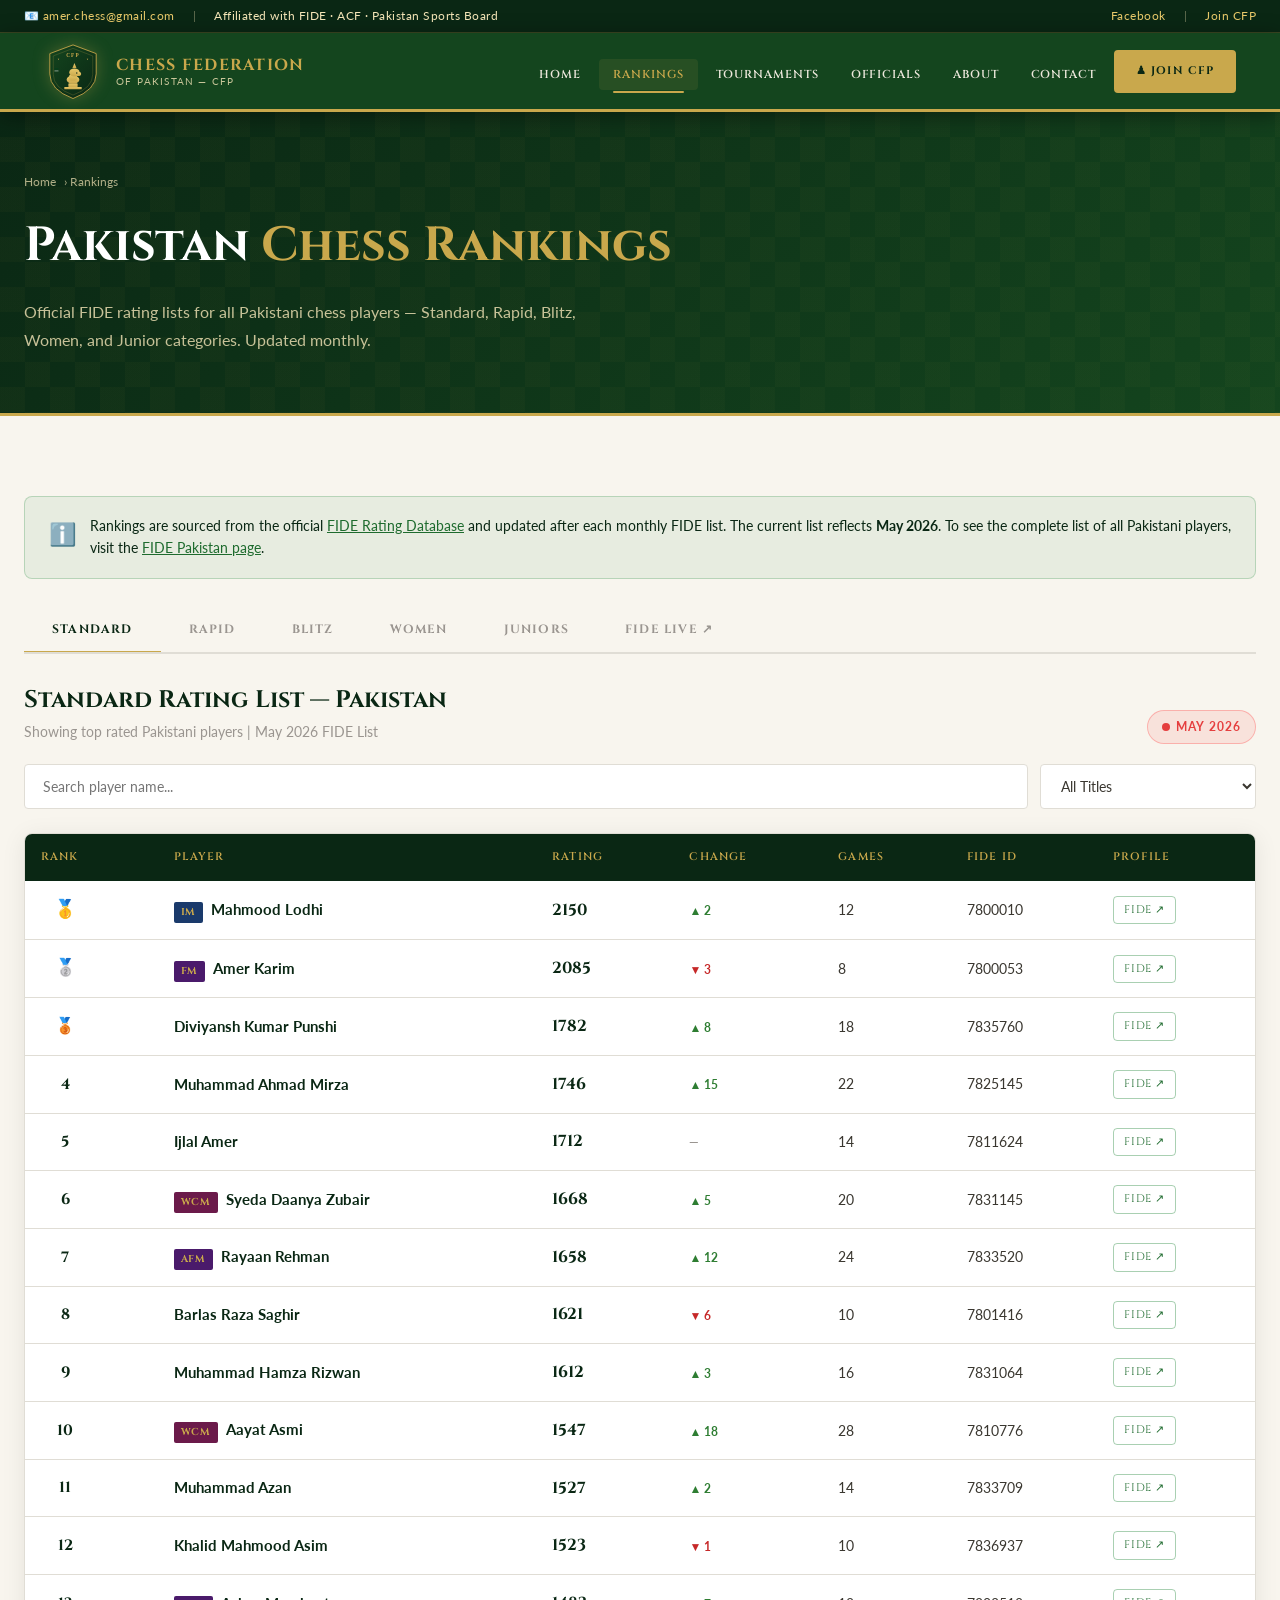
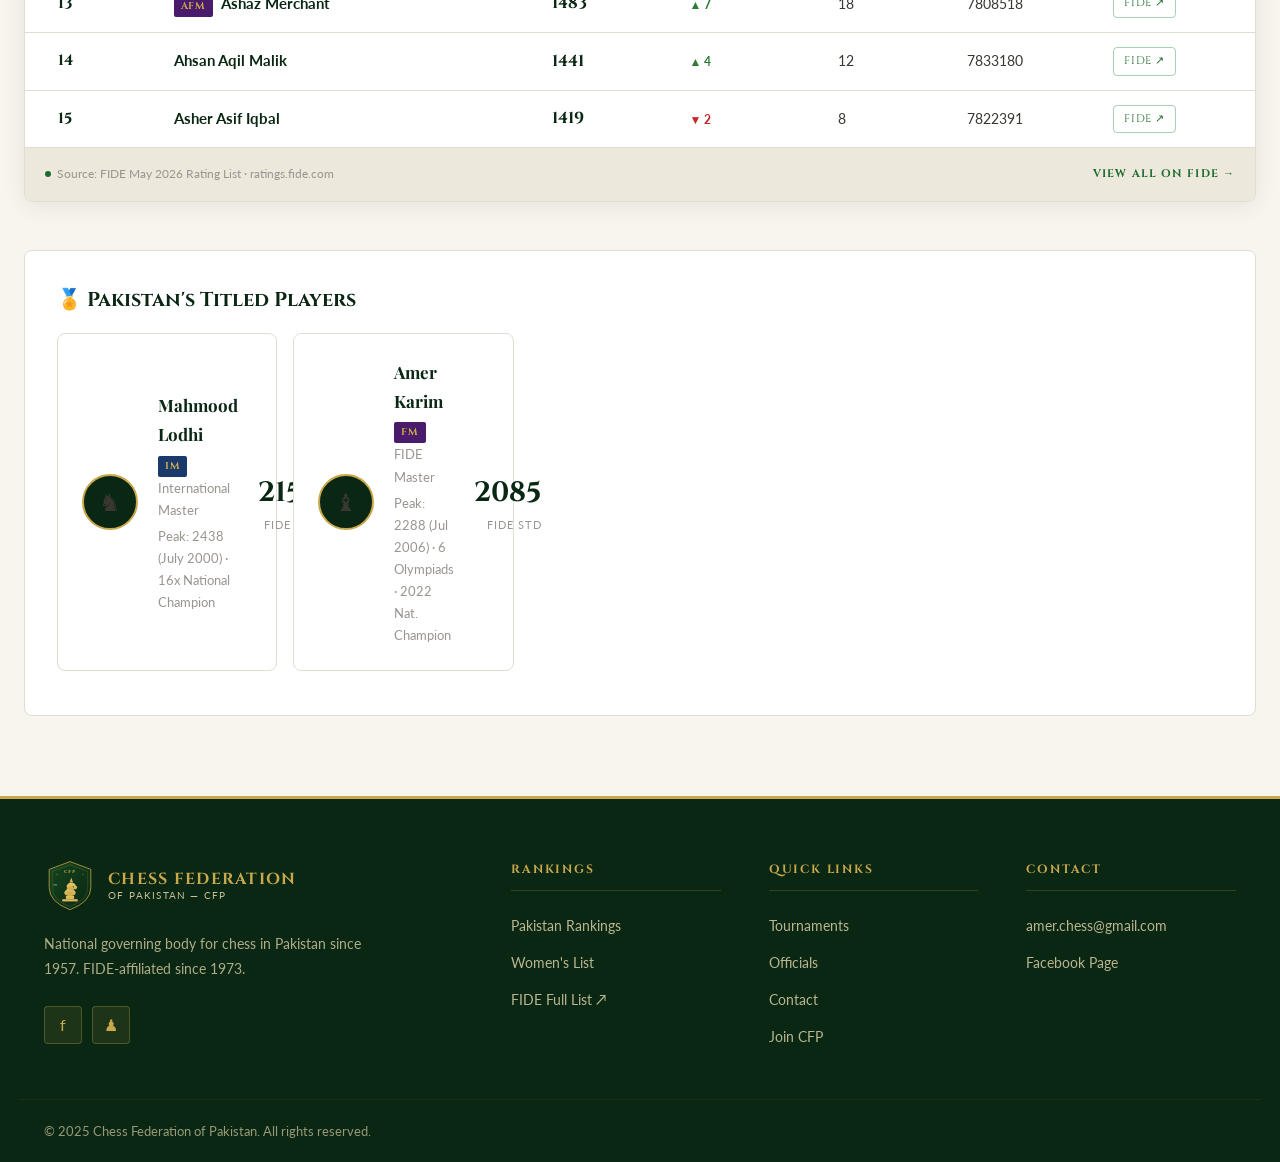
<file: pages/rankings.html>
<!DOCTYPE html>
<html lang="en">
<head>
  <meta charset="UTF-8" />
  <meta name="viewport" content="width=device-width, initial-scale=1.0" />
  <title>Pakistan Chess Rankings — FIDE Rating List | CFP</title>
  <meta name="description" content="Live FIDE chess ratings and rankings for Pakistan. Standard, Rapid, Blitz, Women and Junior lists updated monthly." />
  <link rel="icon" href="../images/cfp-logo.svg" type="image/svg+xml" />
  <link rel="stylesheet" href="../css/style.css" />
  <style>
    .search-bar {
      display: flex; gap: 12px; margin-bottom: 24px; flex-wrap: wrap;
    }
    .search-input {
      flex: 1; min-width: 200px;
      padding: 12px 18px;
      border: 1px solid var(--gray-light);
      border-radius: var(--radius-sm);
      font-size: 14px; font-family: var(--font-body);
      background: var(--white); color: var(--gray-dark);
      outline: none; transition: var(--transition);
    }
    .search-input:focus { border-color: var(--green-light); box-shadow: 0 0 0 3px rgba(42,138,64,0.1); }
    .search-select {
      padding: 12px 16px; border: 1px solid var(--gray-light);
      border-radius: var(--radius-sm); font-size: 14px;
      font-family: var(--font-body); background: var(--white);
      color: var(--gray-dark); outline: none; cursor: pointer;
    }
    .fide-embed-box {
      background: var(--white); border: 1px solid var(--gray-light);
      border-radius: var(--radius-md); padding: 32px;
      text-align: center; margin-top: 48px;
    }
    .fide-embed-box h3 {
      font-family: var(--font-display); color: var(--green-deep);
      font-size: 22px; margin-bottom: 12px;
    }
    .fide-embed-box p { color: var(--gray-mid); font-size: 15px; margin-bottom: 24px; }
    .rating-card {
      background: var(--white); border: 1px solid var(--gray-light);
      border-radius: var(--radius-md); padding: 24px;
      display: flex; align-items: center; gap: 20px;
      transition: var(--transition);
      margin-bottom: 12px;
    }
    .rating-card:hover { box-shadow: 0 8px 24px rgba(0,0,0,0.1); border-color: var(--gold); }
    .rating-profile-icon {
      width: 56px; height: 56px; border-radius: 50%;
      background: var(--green-deep); display: flex;
      align-items: center; justify-content: center;
      font-size: 24px; flex-shrink: 0;
      border: 2px solid var(--gold);
    }
    .rating-details { flex: 1; }
    .rating-name { font-family: var(--font-accent); font-size: 17px; color: var(--green-deep); font-weight: 700; }
    .rating-meta { font-size: 13px; color: var(--gray-mid); margin-top: 4px; }
    .rating-elo-box { text-align: right; }
    .big-elo { font-family: var(--font-display); font-size: 28px; font-weight: 700; color: var(--green-deep); }
    .elo-type { font-size: 11px; text-transform: uppercase; letter-spacing: 0.1em; color: var(--gray-mid); }
    .page-tabs {
      display: flex; gap: 0; border-bottom: 2px solid var(--gray-light);
      margin-bottom: 32px; overflow-x: auto;
    }
    .page-tab {
      padding: 14px 28px;
      font-family: var(--font-display); font-size: 12px; font-weight: 700;
      letter-spacing: 0.1em; text-transform: uppercase;
      color: var(--gray-mid); border: none; background: transparent;
      cursor: pointer; border-bottom: 3px solid transparent;
      margin-bottom: -2px; transition: var(--transition); white-space: nowrap;
    }
    .page-tab.active { color: var(--green-deep); border-bottom-color: var(--gold); }
    .page-tab:hover { color: var(--green-deep); }
    .tab-content { display: none; }
    .tab-content.active { display: block; }
    .info-banner {
      background: rgba(42,138,64,0.08); border: 1px solid rgba(42,138,64,0.25);
      border-radius: var(--radius-md); padding: 18px 24px;
      display: flex; gap: 14px; align-items: flex-start; margin-bottom: 28px;
    }
    .info-banner .icon { font-size: 22px; flex-shrink: 0; }
    .info-banner p { font-size: 14px; color: var(--green-deep); line-height: 1.6; }
    .info-banner a { color: var(--green-light); text-decoration: underline; }
  </style>
</head>
<body>

<!-- TOP BAR -->
<div class="top-bar">
  <div class="top-bar-left">
    <span>📧 <a href="mailto:amer.chess@gmail.com">amer.chess@gmail.com</a></span>
    <span class="top-bar-sep">|</span>
    <span>Affiliated with FIDE · ACF · Pakistan Sports Board</span>
  </div>
  <div class="top-bar-right">
    <a href="https://www.facebook.com/ChessFederationOfPakistan/" target="_blank">Facebook</a>
    <span class="top-bar-sep">|</span>
    <a href="membership.html">Join CFP</a>
  </div>
</div>

<!-- HEADER -->
<header>
  <div class="header-inner">
    <a href="../index.html" class="logo-wrap">
      <img src="../images/cfp-logo.svg" alt="CFP Logo" class="logo-img" />
      <div class="logo-text-wrap">
        <div class="logo-title">Chess Federation</div>
        <div class="logo-subtitle">of Pakistan — CFP</div>
      </div>
    </a>
    <nav>
      <div class="nav-item"><a href="../index.html" class="nav-link">Home</a></div>
      <div class="nav-item"><a href="rankings.html" class="nav-link active">Rankings</a></div>
      <div class="nav-item"><a href="tournaments.html" class="nav-link">Tournaments</a></div>
      <div class="nav-item"><a href="officials.html" class="nav-link">Officials</a></div>
      <div class="nav-item"><a href="about.html" class="nav-link">About</a></div>
      <div class="nav-item"><a href="contact.html" class="nav-link">Contact</a></div>
      <a href="membership.html" class="btn btn-primary" style="padding:10px 20px;font-size:11px;">♟ Join CFP</a>
    </nav>
    <div class="hamburger"><span></span><span></span><span></span></div>
  </div>
  <div class="mobile-nav" style="display:none;">
    <a href="../index.html">Home</a>
    <a href="rankings.html">Rankings</a>
    <a href="tournaments.html">Tournaments</a>
    <a href="officials.html">Officials</a>
    <a href="about.html">About</a>
    <a href="contact.html">Contact</a>
  </div>
</header>

<!-- PAGE HERO -->
<div class="page-hero">
  <div class="page-hero-content">
    <div class="breadcrumb"><a href="../index.html">Home</a> › Rankings</div>
    <h1>Pakistan <span>Chess Rankings</span></h1>
    <p>Official FIDE rating lists for all Pakistani chess players — Standard, Rapid, Blitz, Women, and Junior categories. Updated monthly.</p>
  </div>
</div>

<!-- MAIN CONTENT -->
<section>
  <div class="container">

    <div class="info-banner">
      <span class="icon">ℹ️</span>
      <p>
        Rankings are sourced from the official <a href="https://ratings.fide.com/rankings.phtml?country=PAK" target="_blank" rel="noopener">FIDE Rating Database</a> and updated after each monthly FIDE list. The current list reflects <strong>May 2026</strong>. To see the complete list of all Pakistani players, visit the <a href="https://ratings.fide.com/rankings.phtml?country=PAK" target="_blank">FIDE Pakistan page</a>.
      </p>
    </div>

    <!-- Page Tabs -->
    <div class="page-tabs" id="page-tabs">
      <button class="page-tab active" data-tab="standard" id="tab-standard">Standard</button>
      <button class="page-tab" data-tab="rapid" id="tab-rapid">Rapid</button>
      <button class="page-tab" data-tab="blitz" id="tab-blitz">Blitz</button>
      <button class="page-tab" data-tab="women" id="tab-women">Women</button>
      <button class="page-tab" data-tab="junior" id="tab-junior">Juniors</button>
      <button class="page-tab" data-tab="fide-embed" id="tab-fide-embed">FIDE Live ↗</button>
    </div>

    <!-- Standard -->
    <div class="tab-content active" id="content-standard">
      <div class="rankings-header" style="margin-bottom: 20px;">
        <div>
          <h2 class="section-title" style="font-size: 24px; margin-bottom: 0;">Standard Rating List — Pakistan</h2>
          <p style="color: var(--gray-mid); font-size: 14px; margin-top: 6px;">Showing top rated Pakistani players | May 2026 FIDE List</p>
        </div>
        <span class="live-badge">May 2026</span>
      </div>

      <div class="search-bar">
        <input type="text" id="search-std" class="search-input" placeholder="Search player name..." oninput="filterRankings('std')" />
        <select class="search-select" id="filter-std-title" onchange="filterRankings('std')">
          <option value="">All Titles</option>
          <option value="IM">International Master (IM)</option>
          <option value="FM">FIDE Master (FM)</option>
          <option value="CM">Candidate Master (CM)</option>
          <option value="WCM">Woman Candidate Master</option>
          <option value="AFM">FIDE Arena Master</option>
        </select>
      </div>

      <div class="rankings-table-wrap">
        <table class="rankings-table">
          <thead>
            <tr>
              <th>Rank</th>
              <th>Player</th>
              <th>Rating</th>
              <th>Change</th>
              <th>Games</th>
              <th>FIDE ID</th>
              <th>Profile</th>
            </tr>
          </thead>
          <tbody id="std-tbody">
          </tbody>
        </table>
        <div class="rankings-footer">
          <div class="update-info">
            <div class="update-dot"></div>
            <span>Source: FIDE May 2026 Rating List · ratings.fide.com</span>
          </div>
          <a href="https://ratings.fide.com/rankings.phtml?country=PAK" target="_blank" rel="noopener" class="read-more">View All on FIDE →</a>
        </div>
      </div>
    </div>

    <!-- Rapid -->
    <div class="tab-content" id="content-rapid">
      <div class="rankings-header" style="margin-bottom: 20px;">
        <div>
          <h2 class="section-title" style="font-size: 24px; margin-bottom: 0;">Rapid Rating List — Pakistan</h2>
          <p style="color: var(--gray-mid); font-size: 14px; margin-top: 6px;">May 2026 FIDE Rapid List</p>
        </div>
        <span class="live-badge">May 2026</span>
      </div>
      <div class="rankings-table-wrap">
        <table class="rankings-table">
          <thead>
            <tr><th>Rank</th><th>Player</th><th>Rapid Rating</th><th>Change</th><th>Games</th><th>Profile</th></tr>
          </thead>
          <tbody id="rapid-tbody"></tbody>
        </table>
        <div class="rankings-footer">
          <div class="update-info"><div class="update-dot"></div><span>Source: FIDE May 2026 Rapid Rating List</span></div>
          <a href="https://ratings.fide.com/rankings.phtml?country=PAK" target="_blank" class="read-more">View All on FIDE →</a>
        </div>
      </div>
    </div>

    <!-- Blitz -->
    <div class="tab-content" id="content-blitz">
      <div class="rankings-header" style="margin-bottom: 20px;">
        <div>
          <h2 class="section-title" style="font-size: 24px; margin-bottom: 0;">Blitz Rating List — Pakistan</h2>
          <p style="color: var(--gray-mid); font-size: 14px; margin-top: 6px;">May 2026 FIDE Blitz List</p>
        </div>
        <span class="live-badge">May 2026</span>
      </div>
      <div class="rankings-table-wrap">
        <table class="rankings-table">
          <thead>
            <tr><th>Rank</th><th>Player</th><th>Blitz Rating</th><th>Change</th><th>Games</th><th>Profile</th></tr>
          </thead>
          <tbody id="blitz-tbody"></tbody>
        </table>
        <div class="rankings-footer">
          <div class="update-info"><div class="update-dot"></div><span>Source: FIDE May 2026 Blitz Rating List</span></div>
          <a href="https://ratings.fide.com/rankings.phtml?country=PAK" target="_blank" class="read-more">View All on FIDE →</a>
        </div>
      </div>
    </div>

    <!-- Women -->
    <div class="tab-content" id="content-women">
      <div class="rankings-header" style="margin-bottom: 20px;">
        <div>
          <h2 class="section-title" style="font-size: 24px; margin-bottom: 0;">Women's Rating List — Pakistan</h2>
          <p style="color: var(--gray-mid); font-size: 14px; margin-top: 6px;">May 2026 FIDE Women's List</p>
        </div>
        <span class="live-badge">May 2026</span>
      </div>
      <div class="rankings-table-wrap">
        <table class="rankings-table">
          <thead>
            <tr><th>Rank</th><th>Player</th><th>Rating</th><th>Change</th><th>Games</th><th>Profile</th></tr>
          </thead>
          <tbody id="women-tbody"></tbody>
        </table>
        <div class="rankings-footer">
          <div class="update-info"><div class="update-dot"></div><span>Source: FIDE May 2026 Women's Rating List</span></div>
          <a href="https://ratings.fide.com/rankings.phtml?country=PAK" target="_blank" class="read-more">View All on FIDE →</a>
        </div>
      </div>
    </div>

    <!-- Junior -->
    <div class="tab-content" id="content-junior">
      <div class="rankings-header" style="margin-bottom: 20px;">
        <div>
          <h2 class="section-title" style="font-size: 24px; margin-bottom: 0;">Junior Rankings — Pakistan</h2>
          <p style="color: var(--gray-mid); font-size: 14px; margin-top: 6px;">Top Pakistani players under 20</p>
        </div>
        <span class="live-badge">May 2026</span>
      </div>
      <div class="rankings-table-wrap">
        <table class="rankings-table">
          <thead>
            <tr><th>Rank</th><th>Player</th><th>Rating</th><th>Age Group</th><th>Games</th><th>Profile</th></tr>
          </thead>
          <tbody id="junior-tbody">
            <tr><td class="rank-number">1</td><td><span class="player-name">Rayaan Rehman</span></td><td><span class="elo-rating">1658</span></td><td>U18</td><td>24</td><td><a href="https://ratings.fide.com/profile/7833520" target="_blank" class="fide-link">FIDE ↗</a></td></tr>
            <tr><td class="rank-number">2</td><td><span class="player-name">Muhammad Azan</span></td><td><span class="elo-rating">1527</span></td><td>U16</td><td>18</td><td><a href="https://ratings.fide.com/profile/7833709" target="_blank" class="fide-link">FIDE ↗</a></td></tr>
            <tr><td class="rank-number">3</td><td><span class="player-title wcm">WCM</span><span class="player-name">Aayat Asmi</span></td><td><span class="elo-rating">1547</span></td><td>U20 (W)</td><td>28</td><td><a href="https://ratings.fide.com/profile/7810776" target="_blank" class="fide-link">FIDE ↗</a></td></tr>
            <tr><td class="rank-number">4</td><td><span class="player-name">Ashaz Merchant</span></td><td><span class="elo-rating">1483</span></td><td>U14</td><td>20</td><td><a href="https://ratings.fide.com/profile/7808518" target="_blank" class="fide-link">FIDE ↗</a></td></tr>
            <tr><td class="rank-number">5</td><td><span class="player-name">Abdullah Ahmad Yahya</span></td><td><span class="elo-rating">1591</span></td><td>U20</td><td>15</td><td><a href="https://ratings.fide.com/profile/7839090" target="_blank" class="fide-link">FIDE ↗</a></td></tr>
          </tbody>
        </table>
        <div class="rankings-footer">
          <div class="update-info"><div class="update-dot"></div><span>Source: FIDE May 2026 Rating List</span></div>
          <a href="https://ratings.fide.com/rankings.phtml?country=PAK" target="_blank" class="read-more">View All on FIDE →</a>
        </div>
      </div>
    </div>

    <!-- FIDE Live Embed -->
    <div class="tab-content" id="content-fide-embed">
      <div class="fide-embed-box">
        <h3>🌐 FIDE Live Rankings — Pakistan</h3>
        <p>View the complete, always-updated FIDE rating list for all Pakistani players directly on the official FIDE website.</p>
        <a href="https://ratings.fide.com/rankings.phtml?country=PAK" target="_blank" rel="noopener" class="btn btn-primary" style="display:inline-flex;">
          Open FIDE Pakistan Rankings ↗
        </a>
        <div style="margin-top: 32px; background: var(--off-white); border-radius: var(--radius-md); padding: 24px;">
          <p style="font-size: 13px; color: var(--gray-mid);">
            <strong>Direct Links to FIDE Lists:</strong>
          </p>
          <div style="display: flex; gap: 12px; flex-wrap: wrap; margin-top: 12px; justify-content: center;">
            <a href="https://ratings.fide.com/rankings.phtml?country=PAK" target="_blank" class="btn btn-outline" style="color: var(--green-deep); border-color: var(--green-light); padding: 10px 18px; font-size: 11px;">Standard List</a>
            <a href="https://ratings.fide.com/rankings.phtml?country=PAK&rating_type=rapid" target="_blank" class="btn btn-outline" style="color: var(--green-deep); border-color: var(--green-light); padding: 10px 18px; font-size: 11px;">Rapid List</a>
            <a href="https://ratings.fide.com/rankings.phtml?country=PAK&rating_type=blitz" target="_blank" class="btn btn-outline" style="color: var(--green-deep); border-color: var(--green-light); padding: 10px 18px; font-size: 11px;">Blitz List</a>
          </div>
        </div>
      </div>
    </div>

    <!-- FIDE Rating History Info -->
    <div style="background: var(--white); border: 1px solid var(--gray-light); border-radius: var(--radius-md); padding: 32px; margin-top: 48px;">
      <h3 style="font-family: var(--font-display); color: var(--green-deep); font-size: 20px; margin-bottom: 16px;">🏅 Pakistan's Titled Players</h3>
      <div style="display: grid; grid-template-columns: repeat(auto-fill, minmax(220px, 1fr)); gap: 16px;">
        <div class="rating-card">
          <div class="rating-profile-icon">♞</div>
          <div class="rating-details">
            <div class="rating-name">Mahmood Lodhi</div>
            <div class="rating-meta"><span class="player-title im">IM</span> International Master</div>
            <div class="rating-meta" style="margin-top: 4px;">Peak: 2438 (July 2000) · 16x National Champion</div>
          </div>
          <div class="rating-elo-box">
            <div class="big-elo">2150</div>
            <div class="elo-type">FIDE Std</div>
          </div>
        </div>
        <div class="rating-card">
          <div class="rating-profile-icon">♝</div>
          <div class="rating-details">
            <div class="rating-name">Amer Karim</div>
            <div class="rating-meta"><span class="player-title fm">FM</span> FIDE Master</div>
            <div class="rating-meta" style="margin-top: 4px;">Peak: 2288 (Jul 2006) · 6 Olympiads · 2022 Nat. Champion</div>
          </div>
          <div class="rating-elo-box">
            <div class="big-elo">2085</div>
            <div class="elo-type">FIDE Std</div>
          </div>
        </div>
      </div>
    </div>
  </div>
</section>

<!-- FOOTER -->
<footer>
  <div class="footer-main">
    <div class="footer-brand">
      <div class="footer-logo">
        <img src="../images/cfp-logo.svg" alt="CFP Logo" />
        <div class="logo-text-wrap">
          <div class="logo-title">Chess Federation</div>
          <div class="logo-subtitle">of Pakistan — CFP</div>
        </div>
      </div>
      <p class="footer-desc">National governing body for chess in Pakistan since 1957. FIDE-affiliated since 1973.</p>
      <div class="social-links">
        <a href="https://www.facebook.com/ChessFederationOfPakistan/" target="_blank" class="social-link">f</a>
        <a href="https://www.chess.com/club/chess-federation-of-pakistan-official" target="_blank" class="social-link">♟</a>
      </div>
    </div>
    <div class="footer-col">
      <h4>Rankings</h4>
      <ul>
        <li><a href="rankings.html">Pakistan Rankings</a></li>
        <li><a href="rankings.html">Women's List</a></li>
        <li><a href="https://ratings.fide.com/rankings.phtml?country=PAK" target="_blank">FIDE Full List ↗</a></li>
      </ul>
    </div>
    <div class="footer-col">
      <h4>Quick Links</h4>
      <ul>
        <li><a href="tournaments.html">Tournaments</a></li>
        <li><a href="officials.html">Officials</a></li>
        <li><a href="contact.html">Contact</a></li>
        <li><a href="membership.html">Join CFP</a></li>
      </ul>
    </div>
    <div class="footer-col">
      <h4>Contact</h4>
      <ul>
        <li><a href="mailto:amer.chess@gmail.com">amer.chess@gmail.com</a></li>
        <li><a href="https://www.facebook.com/ChessFederationOfPakistan/" target="_blank">Facebook Page</a></li>
      </ul>
    </div>
  </div>
  <div class="footer-bottom">
    <span>© 2025 Chess Federation of Pakistan. All rights reserved.</span>
  </div>
</footer>

<script src="../js/main.js"></script>
<script>
  // Extended rankings data for this page
  const extendedRankings = {
    std: [
      { rank:1,  name:'Mahmood Lodhi',       title:'IM',  rating:2150, fideId:'7800010', change:+2,  games:12 },
      { rank:2,  name:'Amer Karim',           title:'FM',  rating:2085, fideId:'7800053', change:-3,  games:8  },
      { rank:3,  name:'Diviyansh Kumar Punshi',title:'',   rating:1782, fideId:'7835760', change:+8,  games:18 },
      { rank:4,  name:'Muhammad Ahmad Mirza', title:'',    rating:1746, fideId:'7825145', change:+15, games:22 },
      { rank:5,  name:'Ijlal Amer',           title:'',    rating:1712, fideId:'7811624', change:0,   games:14 },
      { rank:6,  name:'Syeda Daanya Zubair',  title:'WCM', rating:1668, fideId:'7831145', change:+5,  games:20 },
      { rank:7,  name:'Rayaan Rehman',        title:'AFM', rating:1658, fideId:'7833520', change:+12, games:24 },
      { rank:8,  name:'Barlas Raza Saghir',   title:'',    rating:1621, fideId:'7801416', change:-6,  games:10 },
      { rank:9,  name:'Muhammad Hamza Rizwan',title:'',    rating:1612, fideId:'7831064', change:+3,  games:16 },
      { rank:10, name:'Aayat Asmi',           title:'WCM', rating:1547, fideId:'7810776', change:+18, games:28 },
      { rank:11, name:'Muhammad Azan',        title:'',    rating:1527, fideId:'7833709', change:+2,  games:14 },
      { rank:12, name:'Khalid Mahmood Asim',  title:'',    rating:1523, fideId:'7836937', change:-1,  games:10 },
      { rank:13, name:'Ashaz Merchant',       title:'AFM', rating:1483, fideId:'7808518', change:+7,  games:18 },
      { rank:14, name:'Ahsan Aqil Malik',     title:'',    rating:1441, fideId:'7833180', change:+4,  games:12 },
      { rank:15, name:'Asher Asif Iqbal',     title:'',    rating:1419, fideId:'7822391', change:-2,  games:8  },
    ],
    rapid: [
      { rank:1, name:'Amer Karim',           title:'FM',  rating:2110, fideId:'7800053', change:0,   games:6  },
      { rank:2, name:'Mahmood Lodhi',        title:'IM',  rating:2080, fideId:'7800010', change:+5,  games:9  },
      { rank:3, name:'Diviyansh Kumar',      title:'',    rating:1820, fideId:'7835760', change:+10, games:14 },
      { rank:4, name:'Muhammad Ahmad Mirza', title:'',    rating:1790, fideId:'7825145', change:-2,  games:11 },
      { rank:5, name:'Ijlal Amer',           title:'',    rating:1740, fideId:'7811624', change:+7,  games:17 },
      { rank:6, name:'Rayaan Rehman',        title:'AFM', rating:1700, fideId:'7833520', change:+4,  games:21 },
      { rank:7, name:'Syeda Daanya Zubair',  title:'WCM', rating:1690, fideId:'7831145', change:-1,  games:13 },
      { rank:8, name:'Muhammad Hamza Rizwan',title:'',    rating:1650, fideId:'7831064', change:+9,  games:19 },
      { rank:9, name:'Aayat Asmi',           title:'WCM', rating:1590, fideId:'7810776', change:+14, games:25 },
      { rank:10,name:'Barlas Raza Saghir',   title:'',    rating:1570, fideId:'7801416', change:-4,  games:8  },
    ],
    blitz: [
      { rank:1, name:'Amer Karim',           title:'FM',  rating:2180, fideId:'7800053', change:+8,  games:32 },
      { rank:2, name:'Mahmood Lodhi',        title:'IM',  rating:1990, fideId:'7800010', change:-5,  games:18 },
      { rank:3, name:'Diviyansh Kumar',      title:'',    rating:1870, fideId:'7835760', change:+22, games:45 },
      { rank:4, name:'Muhammad Ahmad Mirza', title:'',    rating:1810, fideId:'7825145', change:+3,  games:38 },
      { rank:5, name:'Ijlal Amer',           title:'',    rating:1780, fideId:'7811624', change:+11, games:40 },
      { rank:6, name:'Rayaan Rehman',        title:'AFM', rating:1750, fideId:'7833520', change:+16, games:52 },
      { rank:7, name:'Syeda Daanya Zubair',  title:'WCM', rating:1710, fideId:'7831145', change:+7,  games:30 },
      { rank:8, name:'Muhammad Hamza Rizwan',title:'',    rating:1690, fideId:'7831064', change:-8,  games:28 },
      { rank:9, name:'Aayat Asmi',           title:'WCM', rating:1640, fideId:'7810776', change:+25, games:60 },
      { rank:10,name:'Barlas Raza Saghir',   title:'',    rating:1620, fideId:'7801416', change:-12, games:22 },
    ],
    women: [
      { rank:1, name:'Syeda Daanya Zubair',  title:'WCM', rating:1668, fideId:'7831145', change:+5,  games:20 },
      { rank:2, name:'Aayat Asmi',           title:'WCM', rating:1547, fideId:'7810776', change:+18, games:28 },
      { rank:3, name:'Aleena Raza',          title:'',    rating:1380, fideId:'7808500', change:+8,  games:15 },
      { rank:4, name:'Hafsa Tariq',          title:'',    rating:1310, fideId:'7812200', change:+12, games:22 },
      { rank:5, name:'Rimsha Saleem',        title:'',    rating:1280, fideId:'7815600', change:+4,  games:18 },
    ]
  };

  function renderTable(tbodyId, data, extraCol) {
    const tbody = document.getElementById(tbodyId);
    if (!tbody) return;
    const titleMap = { 'IM':'im','FM':'fm','CM':'cm','WCM':'wcm','AFM':'fm','WFM':'wcm' };
    tbody.innerHTML = data.map((p, i) => {
      const titleHtml = p.title ? `<span class="player-title ${titleMap[p.title]||''}">${p.title}</span>` : '';
      const changeHtml = p.change > 0
        ? `<span class="rating-change up">▲ ${p.change}</span>`
        : p.change < 0
          ? `<span class="rating-change down">▼ ${Math.abs(p.change)}</span>`
          : `<span class="rating-change same">—</span>`;
      return `
        <tr class="rank-${i+1}">
          <td><div class="rank-number">${i===0?'🥇':i===1?'🥈':i===2?'🥉':p.rank}</div></td>
          <td>${titleHtml}<span class="player-name">${p.name}</span></td>
          <td><span class="elo-rating">${p.rating}</span></td>
          <td>${changeHtml}</td>
          <td>${p.games}</td>
          ${extraCol ? `<td>${p.fideId}</td>` : ''}
          <td><a href="https://ratings.fide.com/profile/${p.fideId}" target="_blank" class="fide-link">FIDE ↗</a></td>
        </tr>
      `;
    }).join('');
  }

  renderTable('std-tbody', extendedRankings.std, true);
  renderTable('rapid-tbody', extendedRankings.rapid, false);
  renderTable('blitz-tbody', extendedRankings.blitz, false);
  renderTable('women-tbody', extendedRankings.women, false);

  // Page tab switching
  document.querySelectorAll('.page-tab').forEach(tab => {
    tab.addEventListener('click', () => {
      document.querySelectorAll('.page-tab').forEach(t => t.classList.remove('active'));
      document.querySelectorAll('.tab-content').forEach(c => c.classList.remove('active'));
      tab.classList.add('active');
      const content = document.getElementById('content-' + tab.dataset.tab);
      if (content) content.classList.add('active');
    });
  });

  // Search filter
  let stdCache = [...extendedRankings.std];
  function filterRankings(type) {
    if (type !== 'std') return;
    const search = document.getElementById('search-std').value.toLowerCase();
    const titleFilter = document.getElementById('filter-std-title').value;
    let filtered = stdCache.filter(p => {
      const nameMatch = p.name.toLowerCase().includes(search);
      const titleMatch = titleFilter ? p.title === titleFilter : true;
      return nameMatch && titleMatch;
    });
    renderTable('std-tbody', filtered, true);
  }
</script>
</body>
</html>
</file>
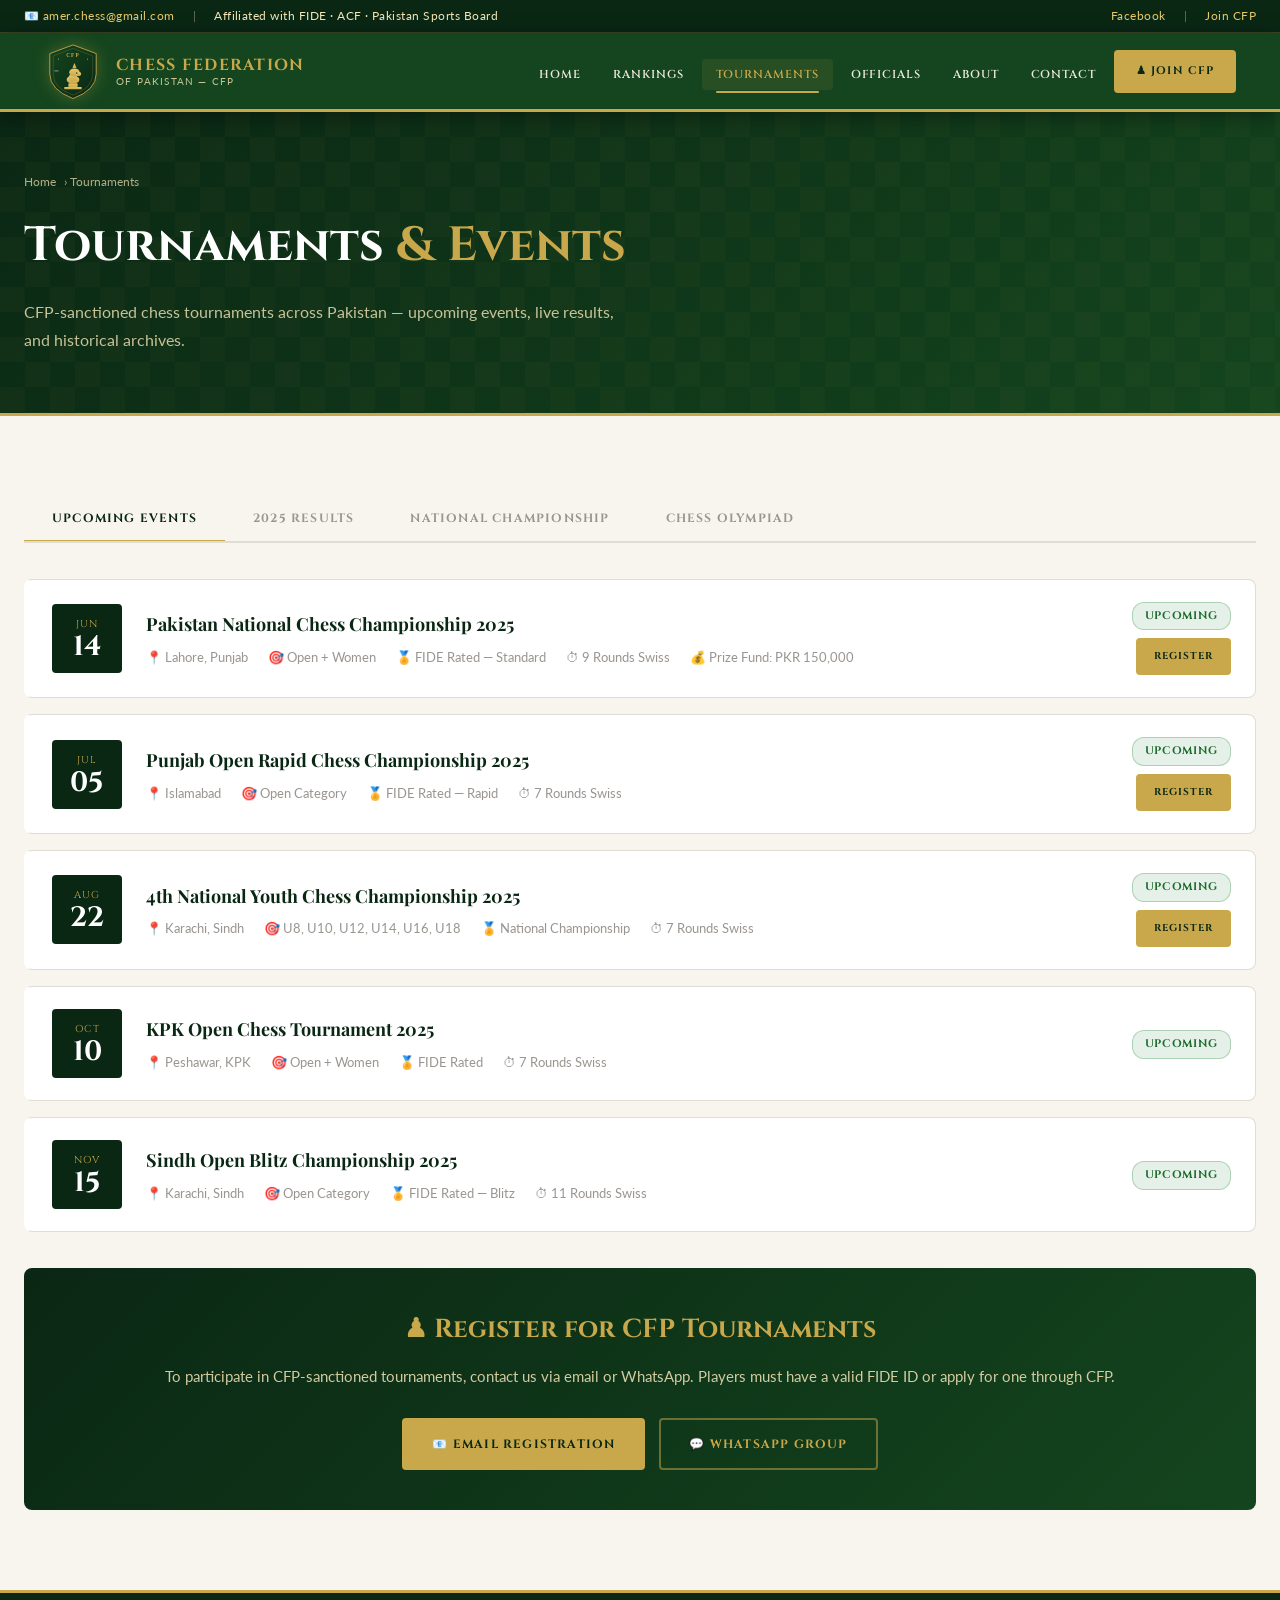
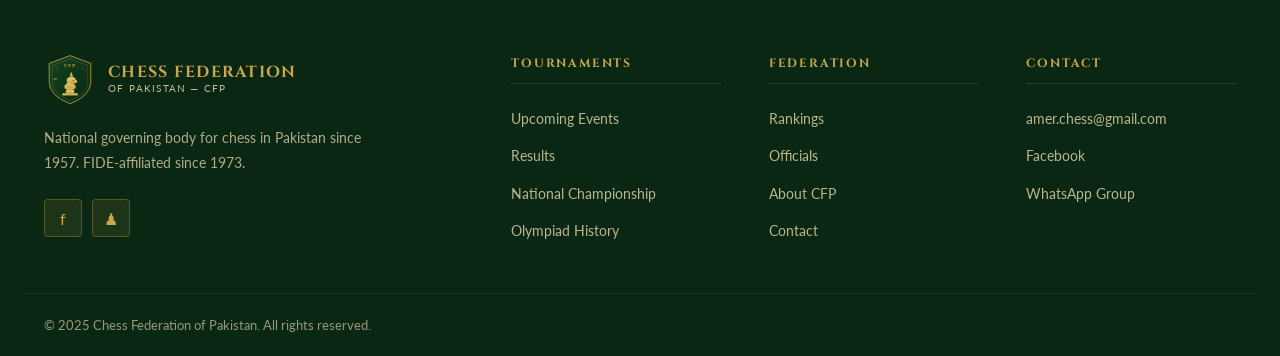
<file: pages/tournaments.html>
<!DOCTYPE html>
<html lang="en">
<head>
  <meta charset="UTF-8" />
  <meta name="viewport" content="width=device-width, initial-scale=1.0" />
  <title>Tournaments & Events | Chess Federation of Pakistan — CFP</title>
  <meta name="description" content="Upcoming chess tournaments in Pakistan, results archive, national championship history, and Chess Olympiad participation." />
  <link rel="icon" href="../images/cfp-logo.svg" type="image/svg+xml" />
  <link rel="stylesheet" href="../css/style.css" />
  <style>
    .page-tabs { display:flex; gap:0; border-bottom:2px solid var(--gray-light); margin-bottom:36px; overflow-x:auto; }
    .page-tab { padding:14px 28px; font-family:var(--font-display); font-size:12px; font-weight:700; letter-spacing:0.1em; text-transform:uppercase; color:var(--gray-mid); border:none; background:transparent; cursor:pointer; border-bottom:3px solid transparent; margin-bottom:-2px; transition:var(--transition); white-space:nowrap; }
    .page-tab.active, .page-tab:hover { color:var(--green-deep); border-bottom-color:var(--gold); }
    .tab-content { display:none; }
    .tab-content.active { display:block; }
    .results-table { width:100%; border-collapse:collapse; font-size:14px; }
    .results-table thead { background:var(--green-deep); color:var(--gold); }
    .results-table th { padding:12px 16px; text-align:left; font-family:var(--font-display); font-size:10px; letter-spacing:0.12em; text-transform:uppercase; }
    .results-table td { padding:13px 16px; border-bottom:1px solid var(--gray-light); vertical-align:middle; }
    .results-table tr:hover { background:rgba(201,168,76,0.05); }
    .results-table tr:last-child td { border-bottom:none; }
    .olympiad-card { background:var(--white); border:1px solid var(--gray-light); border-radius:var(--radius-md); padding:28px; display:flex; gap:24px; align-items:flex-start; margin-bottom:16px; transition:var(--transition); }
    .olympiad-card:hover { box-shadow:0 8px 28px rgba(0,0,0,0.1); border-color:var(--gold); }
    .olympiad-year { background:var(--green-deep); color:var(--gold); font-family:var(--font-display); font-size:20px; font-weight:700; padding:16px 20px; border-radius:var(--radius-sm); text-align:center; min-width:80px; flex-shrink:0; }
    .olympiad-info h3 { font-family:var(--font-accent); color:var(--green-deep); font-size:18px; margin-bottom:6px; }
    .olympiad-info p { color:var(--gray-mid); font-size:14px; line-height:1.6; }
    .olympiad-badge { display:inline-block; background:rgba(201,168,76,0.15); border:1px solid var(--gold); color:#9b7a1a; font-size:11px; font-family:var(--font-display); letter-spacing:0.08em; text-transform:uppercase; padding:4px 10px; border-radius:2px; margin-top:8px; }
    .reg-box { background:linear-gradient(135deg, var(--green-deep), var(--green-mid)); border-radius:var(--radius-md); padding:40px; text-align:center; color:var(--white); }
    .reg-box h3 { font-family:var(--font-display); font-size:26px; color:var(--gold); margin-bottom:12px; }
    .reg-box p { color:var(--gold-pale); font-size:15px; margin-bottom:28px; opacity:0.85; }
  </style>
</head>
<body>

<div class="top-bar">
  <div class="top-bar-left">
    <span>📧 <a href="mailto:amer.chess@gmail.com">amer.chess@gmail.com</a></span>
    <span class="top-bar-sep">|</span>
    <span>Affiliated with FIDE · ACF · Pakistan Sports Board</span>
  </div>
  <div class="top-bar-right">
    <a href="https://www.facebook.com/ChessFederationOfPakistan/" target="_blank">Facebook</a>
    <span class="top-bar-sep">|</span>
    <a href="membership.html">Join CFP</a>
  </div>
</div>

<header>
  <div class="header-inner">
    <a href="../index.html" class="logo-wrap">
      <img src="../images/cfp-logo.svg" alt="CFP Logo" class="logo-img" />
      <div class="logo-text-wrap">
        <div class="logo-title">Chess Federation</div>
        <div class="logo-subtitle">of Pakistan — CFP</div>
      </div>
    </a>
    <nav>
      <div class="nav-item"><a href="../index.html" class="nav-link">Home</a></div>
      <div class="nav-item"><a href="rankings.html" class="nav-link">Rankings</a></div>
      <div class="nav-item"><a href="tournaments.html" class="nav-link active">Tournaments</a></div>
      <div class="nav-item"><a href="officials.html" class="nav-link">Officials</a></div>
      <div class="nav-item"><a href="about.html" class="nav-link">About</a></div>
      <div class="nav-item"><a href="contact.html" class="nav-link">Contact</a></div>
      <a href="membership.html" class="btn btn-primary" style="padding:10px 20px;font-size:11px;">♟ Join CFP</a>
    </nav>
    <div class="hamburger"><span></span><span></span><span></span></div>
  </div>
  <div class="mobile-nav" style="display:none;">
    <a href="../index.html">Home</a>
    <a href="rankings.html">Rankings</a>
    <a href="tournaments.html">Tournaments</a>
    <a href="officials.html">Officials</a>
    <a href="about.html">About</a>
    <a href="contact.html">Contact</a>
  </div>
</header>

<div class="page-hero">
  <div class="page-hero-content">
    <div class="breadcrumb"><a href="../index.html">Home</a> › Tournaments</div>
    <h1>Tournaments <span>&amp; Events</span></h1>
    <p>CFP-sanctioned chess tournaments across Pakistan — upcoming events, live results, and historical archives.</p>
  </div>
</div>

<section>
  <div class="container">

    <div class="page-tabs">
      <button class="page-tab active" data-tab="upcoming">Upcoming Events</button>
      <button class="page-tab" data-tab="results">2025 Results</button>
      <button class="page-tab" data-tab="national">National Championship</button>
      <button class="page-tab" data-tab="olympiad">Chess Olympiad</button>
    </div>

    <!-- UPCOMING -->
    <div class="tab-content active" id="content-upcoming">
      <div class="tournament-list">
        <div class="tournament-item">
          <div class="tournament-date-block"><div class="t-month">Jun</div><div class="t-day">14</div></div>
          <div class="tournament-info">
            <h3>Pakistan National Chess Championship 2025</h3>
            <div class="tournament-meta">
              <span>📍 Lahore, Punjab</span>
              <span>🎯 Open + Women</span>
              <span>🏅 FIDE Rated — Standard</span>
              <span>⏱ 9 Rounds Swiss</span>
              <span>💰 Prize Fund: PKR 150,000</span>
            </div>
          </div>
          <div style="display:flex;flex-direction:column;gap:8px;align-items:flex-end;flex-shrink:0;">
            <span class="t-status upcoming">Upcoming</span>
            <a href="contact.html" class="btn btn-primary" style="padding:8px 16px;font-size:10px;">Register</a>
          </div>
        </div>

        <div class="tournament-item">
          <div class="tournament-date-block"><div class="t-month">Jul</div><div class="t-day">05</div></div>
          <div class="tournament-info">
            <h3>Punjab Open Rapid Chess Championship 2025</h3>
            <div class="tournament-meta">
              <span>📍 Islamabad</span>
              <span>🎯 Open Category</span>
              <span>🏅 FIDE Rated — Rapid</span>
              <span>⏱ 7 Rounds Swiss</span>
            </div>
          </div>
          <div style="display:flex;flex-direction:column;gap:8px;align-items:flex-end;flex-shrink:0;">
            <span class="t-status upcoming">Upcoming</span>
            <a href="contact.html" class="btn btn-primary" style="padding:8px 16px;font-size:10px;">Register</a>
          </div>
        </div>

        <div class="tournament-item">
          <div class="tournament-date-block"><div class="t-month">Aug</div><div class="t-day">22</div></div>
          <div class="tournament-info">
            <h3>4th National Youth Chess Championship 2025</h3>
            <div class="tournament-meta">
              <span>📍 Karachi, Sindh</span>
              <span>🎯 U8, U10, U12, U14, U16, U18</span>
              <span>🏅 National Championship</span>
              <span>⏱ 7 Rounds Swiss</span>
            </div>
          </div>
          <div style="display:flex;flex-direction:column;gap:8px;align-items:flex-end;flex-shrink:0;">
            <span class="t-status upcoming">Upcoming</span>
            <a href="contact.html" class="btn btn-primary" style="padding:8px 16px;font-size:10px;">Register</a>
          </div>
        </div>

        <div class="tournament-item">
          <div class="tournament-date-block"><div class="t-month">Oct</div><div class="t-day">10</div></div>
          <div class="tournament-info">
            <h3>KPK Open Chess Tournament 2025</h3>
            <div class="tournament-meta">
              <span>📍 Peshawar, KPK</span>
              <span>🎯 Open + Women</span>
              <span>🏅 FIDE Rated</span>
              <span>⏱ 7 Rounds Swiss</span>
            </div>
          </div>
          <div style="flex-shrink:0;"><span class="t-status upcoming">Upcoming</span></div>
        </div>

        <div class="tournament-item">
          <div class="tournament-date-block"><div class="t-month">Nov</div><div class="t-day">15</div></div>
          <div class="tournament-info">
            <h3>Sindh Open Blitz Championship 2025</h3>
            <div class="tournament-meta">
              <span>📍 Karachi, Sindh</span>
              <span>🎯 Open Category</span>
              <span>🏅 FIDE Rated — Blitz</span>
              <span>⏱ 11 Rounds Swiss</span>
            </div>
          </div>
          <div style="flex-shrink:0;"><span class="t-status upcoming">Upcoming</span></div>
        </div>
      </div>

      <div style="margin-top:36px;">
        <div class="reg-box">
          <h3>♟ Register for CFP Tournaments</h3>
          <p>To participate in CFP-sanctioned tournaments, contact us via email or WhatsApp. Players must have a valid FIDE ID or apply for one through CFP.</p>
          <div style="display:flex;gap:14px;justify-content:center;flex-wrap:wrap;">
            <a href="mailto:amer.chess@gmail.com" class="btn btn-primary">📧 Email Registration</a>
            <a href="https://chat.whatsapp.com/LeqenrPFHoOBIs8skIfuNH" target="_blank" class="btn btn-outline">💬 WhatsApp Group</a>
          </div>
        </div>
      </div>
    </div>

    <!-- RESULTS 2025 -->
    <div class="tab-content" id="content-results">
      <div class="rankings-table-wrap">
        <table class="results-table">
          <thead>
            <tr>
              <th>Tournament</th>
              <th>Date</th>
              <th>Location</th>
              <th>Type</th>
              <th>Winner</th>
              <th>Results</th>
            </tr>
          </thead>
          <tbody>
            <tr>
              <td><strong>King's Chess Club 20th Open Rapid</strong></td>
              <td>Mar 2025</td>
              <td>Pakistan</td>
              <td><span class="t-status completed" style="font-size:10px;">FIDE Rapid</span></td>
              <td>AFM Rayaan Rehman (1658)</td>
              <td><a href="https://chess-results.com/tnr1134817.aspx" target="_blank" class="fide-link">View ↗</a></td>
            </tr>
            <tr>
              <td><strong>3rd National Youth Chess Championship</strong></td>
              <td>Mar 2025</td>
              <td>Karachi — KGS Saddar</td>
              <td><span class="t-status completed" style="font-size:10px;">National</span></td>
              <td>Multiple Category Winners</td>
              <td><a href="contact.html" class="fide-link">Contact CFP</a></td>
            </tr>
            <tr>
              <td><strong>3rd National Students Games U-20 Chess</strong></td>
              <td>Feb 2025</td>
              <td>Pakistan</td>
              <td><span class="t-status completed" style="font-size:10px;">National</span></td>
              <td>Diviyansh Kumar Punshi (1782)</td>
              <td><a href="https://chess-results.com/tnr1110617.aspx" target="_blank" class="fide-link">View ↗</a></td>
            </tr>
            <tr>
              <td><strong>Pakistan National Chess Championship 2022</strong></td>
              <td>Jun 2022</td>
              <td>Gilgit-Baltistan</td>
              <td><span class="t-status completed" style="font-size:10px;">National</span></td>
              <td>FM Amer Karim</td>
              <td><a href="contact.html" class="fide-link">Contact CFP</a></td>
            </tr>
            <tr>
              <td><strong>45th Chess Olympiad — Budapest</strong></td>
              <td>Sep 2024</td>
              <td>Budapest, Hungary</td>
              <td><span class="t-status completed" style="font-size:10px;">International</span></td>
              <td>Pakistan Open Team</td>
              <td><a href="https://www.chess-results.com" target="_blank" class="fide-link">View ↗</a></td>
            </tr>
          </tbody>
        </table>
        <div class="rankings-footer">
          <span>Complete results available on <a href="https://chess-results.com/fed.aspx?fed=PAK" target="_blank" style="color:var(--green-light);">chess-results.com/PAK ↗</a></span>
        </div>
      </div>
    </div>

    <!-- NATIONAL CHAMPIONSHIP -->
    <div class="tab-content" id="content-national">
      <div style="background:var(--white);border:1px solid var(--gray-light);border-radius:var(--radius-md);padding:32px;margin-bottom:32px;">
        <h3 style="font-family:var(--font-accent);color:var(--green-deep);font-size:22px;margin-bottom:12px;">Pakistan National Chess Championship</h3>
        <p style="color:var(--gray-mid);line-height:1.8;font-size:15px;">
          The Pakistan National Chess Championship is the premier domestic chess event, organized annually by CFP. 
          The championship determines the national champion who represents Pakistan in international tournaments and 
          qualifies for FIDE title norms. IM Mahmood Lodhi holds the all-time record with <strong>16 national titles</strong>.
        </p>
      </div>

      <div class="rankings-table-wrap">
        <table class="results-table">
          <thead>
            <tr><th>Year</th><th>Champion</th><th>Location</th><th>Notes</th></tr>
          </thead>
          <tbody>
            <tr><td><strong>2022</strong></td><td>FM Amer Karim</td><td>Gilgit-Baltistan</td><td>Acting General Secretary wins historic GB edition</td></tr>
            <tr><td><strong>2021</strong></td><td>IM Mahmood Lodhi</td><td>Pakistan</td><td>Record 16th national title</td></tr>
            <tr><td><strong>2019</strong></td><td>IM Mahmood Lodhi</td><td>Pakistan</td><td>15th national title</td></tr>
            <tr><td><strong>2018</strong></td><td>IM Mahmood Lodhi</td><td>Pakistan</td><td></td></tr>
            <tr><td><strong>2017</strong></td><td>IM Mahmood Lodhi</td><td>Pakistan</td><td></td></tr>
            <tr><td><strong>2016</strong></td><td>IM Mahmood Lodhi</td><td>Pakistan</td><td></td></tr>
            <tr><td><strong>2014</strong></td><td>IM Mahmood Lodhi</td><td>Pakistan</td><td>29th National Championship</td></tr>
          </tbody>
        </table>
        <div class="rankings-footer">
          <span>Historical records — contact CFP for complete archive</span>
          <a href="contact.html" class="read-more">Request Full Records →</a>
        </div>
      </div>
    </div>

    <!-- OLYMPIAD -->
    <div class="tab-content" id="content-olympiad">
      <div style="background:var(--white);border:1px solid var(--gray-light);border-radius:var(--radius-md);padding:32px;margin-bottom:32px;">
        <h3 style="font-family:var(--font-accent);color:var(--green-deep);font-size:22px;margin-bottom:12px;">♟ Pakistan at the Chess Olympiad</h3>
        <p style="color:var(--gray-mid);line-height:1.8;font-size:15px;">
          Pakistan has participated in over 12 Chess Olympiads, with FM Amer Karim alone having represented 
          Pakistan 6 times. Pakistan's finest Olympiad performance was in <strong>2006 Turin</strong> where FM Amer Karim 
          scored 7.5/8 on Board 5 with a performance rating of 2486, winning the Silver Medal on board performance.
        </p>
      </div>

      <div class="olympiad-card">
        <div class="olympiad-year">2024</div>
        <div class="olympiad-info">
          <h3>45th Chess Olympiad — Budapest, Hungary</h3>
          <p>Pakistan's delegation participated in both Open and Women's sections. Led by FM Amer Karim in his 6th Olympiad. Pakistan continued its tradition of international chess representation at the world's largest chess team event.</p>
          <span class="olympiad-badge">Open Team Participated</span>
        </div>
      </div>

      <div class="olympiad-card">
        <div class="olympiad-year">2022</div>
        <div class="olympiad-info">
          <h3>44th Chess Olympiad — Chennai, India</h3>
          <p>Pakistan team participated in the historic Chennai Olympiad, the first time India hosted the event. Strong performances from the Pakistani contingent representing all five regions.</p>
          <span class="olympiad-badge">Open Team Participated</span>
        </div>
      </div>

      <div class="olympiad-card">
        <div class="olympiad-year">2006</div>
        <div class="olympiad-info">
          <h3>37th Chess Olympiad — Turin, Italy ⭐ Best Result</h3>
          <p>Pakistan's historic Olympiad. FM Amer Karim scored 7.5/8 points on Board 5 with a remarkable performance rating of 2486, earning Pakistan the <strong>Silver Medal for Board 5 performance</strong>. This remains Pakistan's finest individual Olympiad achievement.</p>
          <span class="olympiad-badge">🥈 Silver Medal — Board 5 Performance</span>
        </div>
      </div>

      <div class="olympiad-card">
        <div class="olympiad-year">2008</div>
        <div class="olympiad-info">
          <h3>38th Chess Olympiad — Dresden, Germany</h3>
          <p>FM Amer Karim represented Pakistan in his second Olympiad appearance in Dresden. Pakistan's continued participation in FIDE's flagship team event.</p>
          <span class="olympiad-badge">Open Team Participated</span>
        </div>
      </div>
    </div>

  </div>
</section>

<footer>
  <div class="footer-main">
    <div class="footer-brand">
      <div class="footer-logo">
        <img src="../images/cfp-logo.svg" alt="CFP Logo" />
        <div class="logo-text-wrap">
          <div class="logo-title">Chess Federation</div>
          <div class="logo-subtitle">of Pakistan — CFP</div>
        </div>
      </div>
      <p class="footer-desc">National governing body for chess in Pakistan since 1957. FIDE-affiliated since 1973.</p>
      <div class="social-links">
        <a href="https://www.facebook.com/ChessFederationOfPakistan/" target="_blank" class="social-link">f</a>
        <a href="https://www.chess.com/club/chess-federation-of-pakistan-official" target="_blank" class="social-link">♟</a>
      </div>
    </div>
    <div class="footer-col">
      <h4>Tournaments</h4>
      <ul>
        <li><a href="tournaments.html">Upcoming Events</a></li>
        <li><a href="tournaments.html">Results</a></li>
        <li><a href="tournaments.html">National Championship</a></li>
        <li><a href="tournaments.html">Olympiad History</a></li>
      </ul>
    </div>
    <div class="footer-col">
      <h4>Federation</h4>
      <ul>
        <li><a href="rankings.html">Rankings</a></li>
        <li><a href="officials.html">Officials</a></li>
        <li><a href="about.html">About CFP</a></li>
        <li><a href="contact.html">Contact</a></li>
      </ul>
    </div>
    <div class="footer-col">
      <h4>Contact</h4>
      <ul>
        <li><a href="mailto:amer.chess@gmail.com">amer.chess@gmail.com</a></li>
        <li><a href="https://www.facebook.com/ChessFederationOfPakistan/" target="_blank">Facebook</a></li>
        <li><a href="https://chat.whatsapp.com/LeqenrPFHoOBIs8skIfuNH" target="_blank">WhatsApp Group</a></li>
      </ul>
    </div>
  </div>
  <div class="footer-bottom">
    <span>© 2025 Chess Federation of Pakistan. All rights reserved.</span>
  </div>
</footer>

<script src="../js/main.js"></script>
<script>
  document.querySelectorAll('.page-tab').forEach(tab => {
    tab.addEventListener('click', () => {
      document.querySelectorAll('.page-tab').forEach(t => t.classList.remove('active'));
      document.querySelectorAll('.tab-content').forEach(c => c.classList.remove('active'));
      tab.classList.add('active');
      const content = document.getElementById('content-' + tab.dataset.tab);
      if (content) content.classList.add('active');
    });
  });

  // Hash-based tab activation
  const hash = window.location.hash.replace('#','');
  if (hash) {
    const tab = document.querySelector(`[data-tab="${hash}"]`);
    if (tab) tab.click();
  }
</script>
</body>
</html>
</file>
<file: css/style.css>
/* ============================================================
   CFP - Chess Federation of Pakistan | Global Styles
   Design Aesthetic: Royal Green & Gold — Prestige / Authority
   ============================================================ */

@import url('https://fonts.googleapis.com/css2?family=Cinzel:wght@400;600;700;900&family=Lato:ital,wght@0,300;0,400;0,700;1,300&family=Playfair+Display:ital,wght@0,400;0,700;1,400&display=swap');

:root {
  --green-deep:    #0A2714;
  --green-mid:     #14451E;
  --green-light:   #1E6B2E;
  --green-accent:  #2A8A40;
  --gold:          #C9A84C;
  --gold-light:    #E8C96A;
  --gold-pale:     #F5E6B8;
  --white:         #FFFFFF;
  --off-white:     #F8F5EE;
  --cream:         #EDE8DC;
  --gray-light:    #E0DDD5;
  --gray-mid:      #9A9590;
  --gray-dark:     #3A3730;
  --shadow:        rgba(0, 0, 0, 0.25);
  --shadow-gold:   rgba(201, 168, 76, 0.3);

  --font-display:  'Cinzel', serif;
  --font-body:     'Lato', sans-serif;
  --font-accent:   'Playfair Display', serif;

  --radius-sm:     4px;
  --radius-md:     8px;
  --radius-lg:     16px;
  --transition:    all 0.3s ease;
  --max-width:     1240px;
}

*, *::before, *::after { box-sizing: border-box; margin: 0; padding: 0; }

html { scroll-behavior: smooth; font-size: 16px; }

body {
  font-family: var(--font-body);
  background: var(--off-white);
  color: var(--gray-dark);
  line-height: 1.7;
  overflow-x: hidden;
}

a { color: inherit; text-decoration: none; }
img { max-width: 100%; display: block; }
ul { list-style: none; }

/* ---- Scrollbar ---- */
::-webkit-scrollbar { width: 8px; }
::-webkit-scrollbar-track { background: var(--green-deep); }
::-webkit-scrollbar-thumb { background: var(--gold); border-radius: 4px; }

/* ============================================================
   TOP BAR
   ============================================================ */
.top-bar {
  background: var(--green-deep);
  border-bottom: 1px solid rgba(201,168,76,0.25);
  padding: 6px 24px;
  display: flex;
  justify-content: space-between;
  align-items: center;
  font-size: 12px;
  color: var(--gold-pale);
  letter-spacing: 0.04em;
}

.top-bar a { color: var(--gold-light); transition: var(--transition); }
.top-bar a:hover { color: var(--white); }
.top-bar-left, .top-bar-right { display: flex; gap: 18px; align-items: center; }
.top-bar-sep { opacity: 0.4; }

/* ============================================================
   HEADER / NAV
   ============================================================ */
header {
  background: var(--green-mid);
  border-bottom: 3px solid var(--gold);
  position: sticky;
  top: 0;
  z-index: 1000;
  box-shadow: 0 4px 20px rgba(0,0,0,0.4);
}

.header-inner {
  max-width: var(--max-width);
  margin: 0 auto;
  padding: 0 24px;
  display: flex;
  align-items: center;
  justify-content: space-between;
  gap: 32px;
  height: 76px;
}

.logo-wrap {
  display: flex;
  align-items: center;
  gap: 14px;
  flex-shrink: 0;
}

.logo-img {
  width: 58px;
  height: 58px;
  object-fit: contain;
  filter: drop-shadow(0 0 8px var(--shadow-gold));
}

.logo-text-wrap { line-height: 1.2; }

.logo-title {
  font-family: var(--font-display);
  font-size: 16px;
  font-weight: 700;
  color: var(--gold);
  letter-spacing: 0.08em;
  text-transform: uppercase;
}

.logo-subtitle {
  font-size: 10px;
  color: var(--gold-pale);
  letter-spacing: 0.12em;
  text-transform: uppercase;
  opacity: 0.8;
}

nav { display: flex; align-items: center; gap: 4px; }

.nav-link {
  font-family: var(--font-display);
  font-size: 11.5px;
  font-weight: 600;
  letter-spacing: 0.08em;
  text-transform: uppercase;
  color: var(--cream);
  padding: 8px 14px;
  border-radius: var(--radius-sm);
  transition: var(--transition);
  position: relative;
}

.nav-link:hover, .nav-link.active {
  color: var(--gold);
  background: rgba(201,168,76,0.1);
}

.nav-link.active::after {
  content: '';
  position: absolute;
  bottom: -3px;
  left: 14px;
  right: 14px;
  height: 2px;
  background: var(--gold);
  border-radius: 2px;
}

/* Dropdown */
.nav-item { position: relative; }
.dropdown { display: none; position: absolute; top: calc(100% + 8px); left: 0; min-width: 200px; background: var(--green-deep); border: 1px solid rgba(201,168,76,0.3); border-radius: var(--radius-md); box-shadow: 0 12px 40px rgba(0,0,0,0.5); z-index: 200; overflow: hidden; }
.nav-item:hover .dropdown { display: block; }
.dropdown a { display: block; padding: 10px 18px; font-size: 13px; color: var(--cream); font-family: var(--font-body); letter-spacing: 0.03em; transition: var(--transition); border-left: 3px solid transparent; }
.dropdown a:hover { color: var(--gold); background: rgba(201,168,76,0.08); border-left-color: var(--gold); }

.hamburger { display: none; flex-direction: column; gap: 5px; cursor: pointer; padding: 4px; }
.hamburger span { display: block; width: 24px; height: 2px; background: var(--gold); border-radius: 2px; transition: var(--transition); }

.mobile-nav { display: none; background: var(--green-deep); border-top: 1px solid rgba(201,168,76,0.2); }
.mobile-nav a { display: block; padding: 14px 24px; color: var(--cream); font-size: 14px; border-bottom: 1px solid rgba(255,255,255,0.05); }
.mobile-nav a:hover { color: var(--gold); background: rgba(201,168,76,0.08); }

/* ============================================================
   HERO
   ============================================================ */
.hero {
  position: relative;
  min-height: 600px;
  background: var(--green-deep);
  display: flex;
  align-items: center;
  overflow: hidden;
}

.hero-bg {
  position: absolute;
  inset: 0;
  background:
    radial-gradient(ellipse 80% 60% at 70% 50%, rgba(42,138,64,0.18) 0%, transparent 70%),
    radial-gradient(ellipse 50% 80% at 10% 100%, rgba(201,168,76,0.1) 0%, transparent 60%),
    linear-gradient(135deg, #0A2714 0%, #14451E 60%, #0A2714 100%);
  z-index: 0;
}

/* Chess board pattern overlay */
.hero-pattern {
  position: absolute;
  inset: 0;
  opacity: 0.03;
  background-image:
    repeating-conic-gradient(var(--gold) 0% 25%, transparent 0% 50%);
  background-size: 60px 60px;
  z-index: 1;
}

.hero-content {
  position: relative;
  z-index: 2;
  max-width: var(--max-width);
  margin: 0 auto;
  padding: 80px 24px;
  display: grid;
  grid-template-columns: 1fr 1fr;
  gap: 60px;
  align-items: center;
}

.hero-text .eyebrow {
  font-family: var(--font-display);
  font-size: 11px;
  letter-spacing: 0.25em;
  color: var(--gold);
  text-transform: uppercase;
  margin-bottom: 16px;
  display: flex;
  align-items: center;
  gap: 10px;
}

.hero-text .eyebrow::before {
  content: '';
  display: block;
  width: 32px;
  height: 1px;
  background: var(--gold);
}

.hero-text h1 {
  font-family: var(--font-display);
  font-size: clamp(32px, 4.5vw, 58px);
  font-weight: 900;
  line-height: 1.1;
  color: var(--white);
  margin-bottom: 20px;
  letter-spacing: 0.02em;
}

.hero-text h1 span { color: var(--gold); }

.hero-text p {
  font-size: 17px;
  color: var(--gold-pale);
  line-height: 1.8;
  margin-bottom: 36px;
  max-width: 500px;
  opacity: 0.85;
}

.hero-btns { display: flex; gap: 14px; flex-wrap: wrap; }

.btn {
  display: inline-flex;
  align-items: center;
  gap: 8px;
  padding: 14px 28px;
  border-radius: var(--radius-sm);
  font-family: var(--font-display);
  font-size: 12px;
  font-weight: 700;
  letter-spacing: 0.1em;
  text-transform: uppercase;
  cursor: pointer;
  border: 2px solid transparent;
  transition: var(--transition);
}

.btn-primary {
  background: var(--gold);
  color: var(--green-deep);
  border-color: var(--gold);
}
.btn-primary:hover { background: var(--gold-light); box-shadow: 0 8px 24px var(--shadow-gold); transform: translateY(-2px); }

.btn-outline {
  background: transparent;
  color: var(--gold);
  border-color: rgba(201,168,76,0.5);
}
.btn-outline:hover { border-color: var(--gold); background: rgba(201,168,76,0.1); transform: translateY(-2px); }

/* Hero chess piece graphic */
.hero-visual {
  display: flex;
  justify-content: center;
  align-items: center;
}

.hero-chessboard {
  width: 320px;
  height: 320px;
  display: grid;
  grid-template-columns: repeat(8, 1fr);
  grid-template-rows: repeat(8, 1fr);
  border: 3px solid var(--gold);
  border-radius: 4px;
  box-shadow: 0 0 60px rgba(201,168,76,0.25), inset 0 0 30px rgba(0,0,0,0.3);
  overflow: hidden;
  transform: perspective(600px) rotateX(12deg) rotateY(-8deg);
  animation: boardFloat 6s ease-in-out infinite;
}

@keyframes boardFloat {
  0%, 100% { transform: perspective(600px) rotateX(12deg) rotateY(-8deg) translateY(0); }
  50% { transform: perspective(600px) rotateX(12deg) rotateY(-8deg) translateY(-12px); }
}

.chess-sq {
  width: 100%;
  height: 100%;
}
.chess-sq.light { background: rgba(201,168,76,0.25); }
.chess-sq.dark  { background: rgba(10,39,20,0.8); }

/* Hero stats strip */
.hero-stats {
  position: relative;
  z-index: 2;
  background: rgba(201,168,76,0.07);
  border-top: 1px solid rgba(201,168,76,0.25);
  border-bottom: 1px solid rgba(201,168,76,0.25);
  padding: 20px 0;
}

.hero-stats-inner {
  max-width: var(--max-width);
  margin: 0 auto;
  padding: 0 24px;
  display: flex;
  gap: 0;
  justify-content: space-around;
}

.stat-item {
  text-align: center;
  padding: 0 24px;
  border-right: 1px solid rgba(201,168,76,0.2);
  flex: 1;
}
.stat-item:last-child { border-right: none; }

.stat-number {
  font-family: var(--font-display);
  font-size: 32px;
  font-weight: 700;
  color: var(--gold);
  line-height: 1;
  margin-bottom: 4px;
}

.stat-label {
  font-size: 11px;
  letter-spacing: 0.12em;
  color: var(--gold-pale);
  text-transform: uppercase;
  opacity: 0.8;
}

/* ============================================================
   SECTION SHARED
   ============================================================ */
section { padding: 80px 24px; }

.container {
  max-width: var(--max-width);
  margin: 0 auto;
}

.section-header { text-align: center; margin-bottom: 56px; }

.section-eyebrow {
  font-family: var(--font-display);
  font-size: 11px;
  letter-spacing: 0.25em;
  color: var(--gold);
  text-transform: uppercase;
  margin-bottom: 12px;
  display: flex;
  align-items: center;
  justify-content: center;
  gap: 12px;
}

.section-eyebrow::before, .section-eyebrow::after {
  content: '';
  display: block;
  width: 40px;
  height: 1px;
  background: var(--gold);
  opacity: 0.5;
}

.section-title {
  font-family: var(--font-display);
  font-size: clamp(26px, 3.5vw, 42px);
  font-weight: 700;
  color: var(--green-deep);
  line-height: 1.2;
  margin-bottom: 16px;
}

.section-subtitle {
  font-size: 16px;
  color: var(--gray-mid);
  max-width: 600px;
  margin: 0 auto;
  line-height: 1.8;
}

/* Dark section variant */
.section-dark {
  background: var(--green-deep);
  color: var(--cream);
}
.section-dark .section-title { color: var(--gold); }
.section-dark .section-subtitle { color: var(--gold-pale); opacity: 0.75; }

.section-green {
  background: var(--green-mid);
  color: var(--cream);
}
.section-green .section-title { color: var(--gold); }

/* ============================================================
   NEWS / CARDS
   ============================================================ */
.news-grid {
  display: grid;
  grid-template-columns: repeat(auto-fill, minmax(320px, 1fr));
  gap: 28px;
}

.news-card {
  background: var(--white);
  border-radius: var(--radius-md);
  overflow: hidden;
  box-shadow: 0 4px 20px rgba(0,0,0,0.08);
  border: 1px solid var(--gray-light);
  transition: var(--transition);
}

.news-card:hover {
  transform: translateY(-6px);
  box-shadow: 0 16px 48px rgba(0,0,0,0.15);
  border-color: var(--gold);
}

.news-card-img {
  width: 100%;
  height: 200px;
  object-fit: cover;
  background: linear-gradient(135deg, var(--green-mid), var(--green-deep));
  display: flex;
  align-items: center;
  justify-content: center;
  font-size: 64px;
}

.news-card-body { padding: 24px; }
.news-card-tag {
  display: inline-block;
  background: var(--gold);
  color: var(--green-deep);
  font-family: var(--font-display);
  font-size: 9px;
  font-weight: 700;
  letter-spacing: 0.15em;
  text-transform: uppercase;
  padding: 4px 10px;
  border-radius: 2px;
  margin-bottom: 12px;
}

.news-card h3 {
  font-family: var(--font-accent);
  font-size: 18px;
  color: var(--green-deep);
  margin-bottom: 10px;
  line-height: 1.4;
}

.news-card p { font-size: 14px; color: var(--gray-mid); line-height: 1.7; margin-bottom: 16px; }

.news-card-meta {
  font-size: 12px;
  color: var(--gray-mid);
  display: flex;
  gap: 16px;
  align-items: center;
  padding-top: 14px;
  border-top: 1px solid var(--gray-light);
}

.read-more {
  font-family: var(--font-display);
  font-size: 11px;
  font-weight: 700;
  letter-spacing: 0.1em;
  color: var(--green-light);
  text-transform: uppercase;
  display: inline-flex;
  align-items: center;
  gap: 6px;
  transition: var(--transition);
}
.read-more:hover { color: var(--gold); gap: 10px; }

/* ============================================================
   RANKINGS TABLE
   ============================================================ */
.rankings-section { background: var(--off-white); }

.rankings-header {
  display: flex;
  justify-content: space-between;
  align-items: flex-end;
  margin-bottom: 28px;
  gap: 20px;
  flex-wrap: wrap;
}

.live-badge {
  display: inline-flex;
  align-items: center;
  gap: 6px;
  background: rgba(255,60,60,0.1);
  border: 1px solid rgba(255,60,60,0.3);
  padding: 6px 14px;
  border-radius: 20px;
  font-size: 12px;
  font-weight: 700;
  color: #e53e3e;
  letter-spacing: 0.08em;
  text-transform: uppercase;
}

.live-badge::before {
  content: '';
  width: 8px; height: 8px;
  background: #e53e3e;
  border-radius: 50%;
  animation: pulse 1.5s ease-in-out infinite;
}

@keyframes pulse {
  0%, 100% { opacity: 1; transform: scale(1); }
  50% { opacity: 0.5; transform: scale(1.3); }
}

.rankings-tabs {
  display: flex;
  gap: 0;
  background: var(--green-deep);
  border-radius: var(--radius-sm);
  padding: 4px;
  margin-bottom: 24px;
  overflow-x: auto;
}

.tab-btn {
  padding: 10px 22px;
  font-family: var(--font-display);
  font-size: 11px;
  font-weight: 700;
  letter-spacing: 0.1em;
  text-transform: uppercase;
  color: var(--gold-pale);
  border: none;
  background: transparent;
  cursor: pointer;
  border-radius: var(--radius-sm);
  transition: var(--transition);
  white-space: nowrap;
}

.tab-btn.active, .tab-btn:hover {
  background: var(--gold);
  color: var(--green-deep);
}

.rankings-table-wrap {
  background: var(--white);
  border-radius: var(--radius-md);
  overflow: hidden;
  border: 1px solid var(--gray-light);
  box-shadow: 0 4px 24px rgba(0,0,0,0.08);
}

.rankings-table {
  width: 100%;
  border-collapse: collapse;
  font-size: 14px;
}

.rankings-table thead {
  background: var(--green-deep);
  color: var(--gold);
}

.rankings-table th {
  padding: 14px 16px;
  text-align: left;
  font-family: var(--font-display);
  font-size: 11px;
  font-weight: 600;
  letter-spacing: 0.1em;
  text-transform: uppercase;
  white-space: nowrap;
}

.rankings-table tbody tr {
  border-bottom: 1px solid var(--gray-light);
  transition: var(--transition);
}

.rankings-table tbody tr:last-child { border-bottom: none; }
.rankings-table tbody tr:hover { background: rgba(201,168,76,0.06); }

.rankings-table td {
  padding: 14px 16px;
  vertical-align: middle;
}

.rank-number {
  font-family: var(--font-display);
  font-weight: 700;
  font-size: 15px;
  color: var(--green-deep);
  width: 48px;
  text-align: center;
}

.rank-1 .rank-number { color: var(--gold); font-size: 18px; }
.rank-2 .rank-number { color: var(--gray-mid); font-size: 17px; }
.rank-3 .rank-number { color: #c96a2a; font-size: 16px; }

.player-name {
  font-weight: 700;
  color: var(--green-deep);
  font-size: 15px;
}

.player-title {
  display: inline-block;
  background: var(--green-deep);
  color: var(--gold);
  font-size: 10px;
  font-family: var(--font-display);
  font-weight: 700;
  padding: 2px 7px;
  border-radius: 2px;
  margin-right: 8px;
  letter-spacing: 0.06em;
}

.player-title.im { background: #1a3a6b; }
.player-title.fm { background: #4a1a6b; }
.player-title.cm { background: #6b1a1a; }
.player-title.wcm { background: #6b1a4a; }

.elo-rating {
  font-family: var(--font-display);
  font-weight: 700;
  font-size: 16px;
  color: var(--green-deep);
}

.rating-change {
  font-size: 12px;
  font-weight: 700;
  display: inline-flex;
  align-items: center;
  gap: 3px;
}
.rating-change.up { color: #2e7d32; }
.rating-change.down { color: #c62828; }
.rating-change.same { color: var(--gray-mid); }

.fide-link {
  display: inline-flex;
  align-items: center;
  gap: 4px;
  font-size: 11px;
  color: var(--green-light);
  font-family: var(--font-display);
  letter-spacing: 0.06em;
  padding: 4px 10px;
  border: 1px solid rgba(42,138,64,0.4);
  border-radius: var(--radius-sm);
  transition: var(--transition);
}
.fide-link:hover { background: var(--green-light); color: var(--white); border-color: var(--green-light); }

.rankings-footer {
  display: flex;
  justify-content: space-between;
  align-items: center;
  padding: 16px 20px;
  background: var(--cream);
  border-top: 1px solid var(--gray-light);
  font-size: 12px;
  color: var(--gray-mid);
  flex-wrap: wrap;
  gap: 10px;
}

.update-info { display: flex; align-items: center; gap: 6px; }
.update-dot { width: 6px; height: 6px; background: var(--green-light); border-radius: 50%; }

/* ============================================================
   OFFICIALS
   ============================================================ */
.officials-grid {
  display: grid;
  grid-template-columns: repeat(auto-fill, minmax(240px, 1fr));
  gap: 28px;
}

.official-card {
  background: rgba(255,255,255,0.05);
  border: 1px solid rgba(201,168,76,0.2);
  border-radius: var(--radius-md);
  padding: 32px 24px;
  text-align: center;
  transition: var(--transition);
}

.official-card:hover {
  border-color: var(--gold);
  background: rgba(201,168,76,0.06);
  transform: translateY(-4px);
}

.official-avatar {
  width: 90px;
  height: 90px;
  border-radius: 50%;
  border: 3px solid var(--gold);
  margin: 0 auto 20px;
  background: var(--green-deep);
  display: flex;
  align-items: center;
  justify-content: center;
  font-size: 36px;
  overflow: hidden;
  box-shadow: 0 0 20px var(--shadow-gold);
}

.official-name {
  font-family: var(--font-accent);
  font-size: 17px;
  font-weight: 700;
  color: var(--gold);
  margin-bottom: 6px;
}

.official-role {
  font-size: 12px;
  letter-spacing: 0.1em;
  color: var(--gold-pale);
  text-transform: uppercase;
  opacity: 0.75;
}

/* ============================================================
   TOURNAMENTS
   ============================================================ */
.tournament-list { display: flex; flex-direction: column; gap: 16px; }

.tournament-item {
  background: var(--white);
  border: 1px solid var(--gray-light);
  border-radius: var(--radius-md);
  padding: 22px 24px;
  display: flex;
  align-items: center;
  gap: 24px;
  transition: var(--transition);
  border-left: 4px solid transparent;
}

.tournament-item:hover {
  box-shadow: 0 8px 32px rgba(0,0,0,0.1);
  border-left-color: var(--gold);
}

.tournament-date-block {
  background: var(--green-deep);
  color: var(--white);
  border-radius: var(--radius-sm);
  padding: 12px 16px;
  text-align: center;
  min-width: 70px;
  flex-shrink: 0;
}

.t-month {
  font-size: 10px;
  text-transform: uppercase;
  letter-spacing: 0.1em;
  color: var(--gold);
  font-family: var(--font-display);
}

.t-day {
  font-family: var(--font-display);
  font-size: 28px;
  font-weight: 700;
  line-height: 1;
  color: var(--white);
}

.tournament-info { flex: 1; }
.tournament-info h3 {
  font-family: var(--font-accent);
  font-size: 18px;
  color: var(--green-deep);
  margin-bottom: 6px;
}

.tournament-meta {
  display: flex;
  gap: 20px;
  font-size: 13px;
  color: var(--gray-mid);
  flex-wrap: wrap;
}

.tournament-meta span { display: flex; align-items: center; gap: 6px; }

.t-status {
  display: inline-block;
  padding: 4px 12px;
  border-radius: 12px;
  font-size: 11px;
  font-weight: 700;
  font-family: var(--font-display);
  letter-spacing: 0.06em;
  text-transform: uppercase;
  flex-shrink: 0;
}

.t-status.upcoming { background: rgba(42,138,64,0.12); color: var(--green-light); border: 1px solid rgba(42,138,64,0.3); }
.t-status.ongoing  { background: rgba(201,168,76,0.15); color: #9b7a1a; border: 1px solid rgba(201,168,76,0.4); }
.t-status.completed { background: var(--gray-light); color: var(--gray-mid); border: 1px solid var(--gray-light); }

/* ============================================================
   ABOUT / AFFILIATION
   ============================================================ */
.affiliation-logos {
  display: flex;
  gap: 32px;
  justify-content: center;
  align-items: center;
  flex-wrap: wrap;
  margin-top: 40px;
}

.affil-item {
  background: rgba(255,255,255,0.05);
  border: 1px solid rgba(201,168,76,0.2);
  border-radius: var(--radius-md);
  padding: 20px 32px;
  text-align: center;
  font-family: var(--font-display);
  font-size: 13px;
  font-weight: 600;
  letter-spacing: 0.08em;
  color: var(--gold);
  text-transform: uppercase;
  transition: var(--transition);
}
.affil-item:hover { border-color: var(--gold); background: rgba(201,168,76,0.1); }

/* ============================================================
   CONTACT
   ============================================================ */
.contact-grid {
  display: grid;
  grid-template-columns: 1fr 1.4fr;
  gap: 48px;
  align-items: start;
}

.contact-info { display: flex; flex-direction: column; gap: 24px; }

.contact-card {
  background: rgba(255,255,255,0.05);
  border: 1px solid rgba(201,168,76,0.25);
  border-radius: var(--radius-md);
  padding: 24px;
  display: flex;
  gap: 16px;
  align-items: flex-start;
  transition: var(--transition);
}
.contact-card:hover { border-color: var(--gold); }

.contact-icon {
  width: 44px;
  height: 44px;
  background: rgba(201,168,76,0.1);
  border: 1px solid rgba(201,168,76,0.3);
  border-radius: var(--radius-sm);
  display: flex;
  align-items: center;
  justify-content: center;
  font-size: 20px;
  flex-shrink: 0;
}

.contact-card h4 {
  font-family: var(--font-display);
  font-size: 11px;
  letter-spacing: 0.12em;
  color: var(--gold);
  text-transform: uppercase;
  margin-bottom: 6px;
}

.contact-card p, .contact-card a {
  color: var(--gold-pale);
  font-size: 14px;
  line-height: 1.7;
  opacity: 0.85;
}
.contact-card a:hover { color: var(--gold); opacity: 1; }

.contact-form {
  background: rgba(255,255,255,0.04);
  border: 1px solid rgba(201,168,76,0.2);
  border-radius: var(--radius-md);
  padding: 36px;
}

.contact-form h3 {
  font-family: var(--font-display);
  font-size: 20px;
  color: var(--gold);
  margin-bottom: 28px;
}

.form-row { display: grid; grid-template-columns: 1fr 1fr; gap: 16px; }
.form-group { margin-bottom: 18px; }
.form-group label {
  display: block;
  font-size: 11px;
  letter-spacing: 0.1em;
  text-transform: uppercase;
  color: var(--gold-pale);
  margin-bottom: 8px;
  font-family: var(--font-display);
}

.form-group input, .form-group textarea, .form-group select {
  width: 100%;
  background: rgba(0,0,0,0.3);
  border: 1px solid rgba(201,168,76,0.3);
  border-radius: var(--radius-sm);
  padding: 12px 16px;
  color: var(--cream);
  font-family: var(--font-body);
  font-size: 14px;
  transition: var(--transition);
  outline: none;
}
.form-group input:focus, .form-group textarea:focus, .form-group select:focus {
  border-color: var(--gold);
  box-shadow: 0 0 0 3px rgba(201,168,76,0.15);
}
.form-group textarea { resize: vertical; min-height: 120px; }

/* ============================================================
   FOOTER
   ============================================================ */
footer {
  background: var(--green-deep);
  border-top: 3px solid var(--gold);
  color: var(--gold-pale);
}

.footer-main {
  max-width: var(--max-width);
  margin: 0 auto;
  padding: 60px 24px 40px;
  display: grid;
  grid-template-columns: 2fr 1fr 1fr 1fr;
  gap: 48px;
}

.footer-brand {}
.footer-logo { display: flex; align-items: center; gap: 12px; margin-bottom: 20px; }
.footer-logo img { width: 52px; height: 52px; object-fit: contain; }
.footer-logo-text .logo-title { font-size: 15px; }

.footer-desc {
  font-size: 14px;
  line-height: 1.8;
  opacity: 0.7;
  margin-bottom: 24px;
  max-width: 320px;
}

.social-links { display: flex; gap: 10px; }
.social-link {
  width: 38px; height: 38px;
  background: rgba(201,168,76,0.1);
  border: 1px solid rgba(201,168,76,0.3);
  border-radius: var(--radius-sm);
  display: flex;
  align-items: center;
  justify-content: center;
  font-size: 16px;
  transition: var(--transition);
  color: var(--gold);
}
.social-link:hover { background: var(--gold); color: var(--green-deep); }

.footer-col h4 {
  font-family: var(--font-display);
  font-size: 12px;
  font-weight: 700;
  letter-spacing: 0.15em;
  text-transform: uppercase;
  color: var(--gold);
  margin-bottom: 20px;
  padding-bottom: 10px;
  border-bottom: 1px solid rgba(201,168,76,0.2);
}

.footer-col li { margin-bottom: 10px; }
.footer-col a {
  font-size: 14px;
  color: var(--gold-pale);
  opacity: 0.75;
  transition: var(--transition);
}
.footer-col a:hover { opacity: 1; color: var(--gold); padding-left: 4px; }

.footer-bottom {
  border-top: 1px solid rgba(201,168,76,0.15);
  padding: 20px 24px;
  max-width: var(--max-width);
  margin: 0 auto;
  display: flex;
  justify-content: space-between;
  align-items: center;
  font-size: 13px;
  opacity: 0.6;
  flex-wrap: wrap;
  gap: 10px;
}

.footer-bottom-links { display: flex; gap: 20px; }
.footer-bottom-links a:hover { opacity: 1; color: var(--gold); }

/* ============================================================
   PAGE HERO (inner pages)
   ============================================================ */
.page-hero {
  background: linear-gradient(135deg, var(--green-deep) 0%, var(--green-mid) 100%);
  padding: 60px 24px;
  position: relative;
  overflow: hidden;
  border-bottom: 3px solid var(--gold);
}

.page-hero::before {
  content: '';
  position: absolute;
  inset: 0;
  background-image: repeating-conic-gradient(rgba(201,168,76,0.03) 0% 25%, transparent 0% 50%);
  background-size: 50px 50px;
}

.page-hero-content {
  max-width: var(--max-width);
  margin: 0 auto;
  position: relative;
  z-index: 1;
}

.breadcrumb {
  font-size: 12px;
  color: var(--gold-pale);
  opacity: 0.7;
  margin-bottom: 12px;
  display: flex;
  gap: 8px;
  align-items: center;
}
.breadcrumb a:hover { color: var(--gold); opacity: 1; }

.page-hero h1 {
  font-family: var(--font-display);
  font-size: clamp(28px, 4vw, 48px);
  font-weight: 700;
  color: var(--white);
  margin-bottom: 12px;
}
.page-hero h1 span { color: var(--gold); }

.page-hero p { color: var(--gold-pale); font-size: 16px; opacity: 0.8; max-width: 600px; }

/* ============================================================
   UTILITY
   ============================================================ */
.text-gold { color: var(--gold); }
.text-center { text-align: center; }
.mt-8 { margin-top: 8px; }
.mt-16 { margin-top: 16px; }
.mt-32 { margin-top: 32px; }
.mb-24 { margin-bottom: 24px; }

.divider {
  width: 60px;
  height: 3px;
  background: linear-gradient(90deg, var(--gold), transparent);
  margin: 20px auto;
  border-radius: 2px;
}

.loading-spinner {
  display: flex;
  align-items: center;
  justify-content: center;
  padding: 40px;
  gap: 12px;
  color: var(--gray-mid);
  font-size: 14px;
}

.spinner {
  width: 24px;
  height: 24px;
  border: 3px solid var(--gray-light);
  border-top-color: var(--green-light);
  border-radius: 50%;
  animation: spin 0.8s linear infinite;
}
@keyframes spin { to { transform: rotate(360deg); } }

/* ============================================================
   RESPONSIVE
   ============================================================ */

/* ---- Tablet: 901px – 1100px ---- */
@media (max-width: 1100px) {
  .footer-main { grid-template-columns: 1fr 1fr; gap: 36px; }
  .officials-grid { grid-template-columns: repeat(auto-fill, minmax(200px, 1fr)); }
  .news-grid { grid-template-columns: repeat(auto-fill, minmax(280px, 1fr)); }
}

/* ---- Tablet / Mobile breakpoint: ≤ 900px ---- */
@media (max-width: 900px) {

  /* Navigation */
  nav { display: none; }
  .hamburger { display: flex; }
  .header-inner { height: 64px; padding: 0 16px; }
  .logo-title { font-size: 14px; }
  .logo-subtitle { font-size: 9px; }
  .logo-img { width: 46px; height: 46px; }

  /* Hero */
  .hero { min-height: unset; }
  .hero-content {
    grid-template-columns: 1fr;
    text-align: center;
    padding: 56px 20px 40px;
    gap: 32px;
  }
  .hero-visual { display: none; }
  .hero-btns { justify-content: center; }
  .hero-text .eyebrow { justify-content: center; }
  .hero-text p { margin: 0 auto 28px; }

  /* Stats strip */
  .hero-stats-inner {
    flex-wrap: wrap;
    gap: 0;
    justify-content: flex-start;
  }
  .stat-item {
    flex: 1 1 50%;
    min-width: 50%;
    border-right: none;
    border-bottom: 1px solid rgba(201,168,76,0.15);
    padding: 14px 12px;
  }
  .stat-item:nth-child(odd) { border-right: 1px solid rgba(201,168,76,0.15); }
  .stat-number { font-size: 26px; }

  /* Rankings table — make scrollable on tablet */
  .rankings-table-wrap { overflow-x: auto; -webkit-overflow-scrolling: touch; }

  /* Contact */
  .contact-grid { grid-template-columns: 1fr; }
  .contact-form { padding: 24px; }
  .form-row { grid-template-columns: 1fr; }

  /* Footer */
  .footer-main { grid-template-columns: 1fr 1fr; gap: 28px; padding: 40px 20px 28px; }
  .footer-brand { grid-column: 1 / -1; }
  .footer-desc { max-width: 100%; }

  /* Officials grid */
  .officials-grid { grid-template-columns: repeat(auto-fill, minmax(180px, 1fr)); }

  /* Section padding */
  section { padding: 60px 20px; }
  .page-hero { padding: 44px 20px; }

  /* Quick contact strip on homepage */
  .quick-contact-grid { grid-template-columns: 1fr 1fr !important; gap: 20px !important; }
}

/* ---- Mobile: ≤ 640px ---- */
@media (max-width: 640px) {

  /* Global */
  section { padding: 48px 16px; }
  .container { padding: 0; }
  .top-bar { display: none; }

  /* Header */
  .header-inner { padding: 0 14px; height: 60px; }
  .logo-title { font-size: 13px; }
  .logo-subtitle { display: none; }

  /* Hero */
  .hero-content { padding: 44px 16px 32px; }
  .hero-text h1 { font-size: 32px; }
  .hero-text p { font-size: 15px; }
  .hero-btns { flex-direction: column; align-items: center; gap: 10px; }
  .hero-btns .btn { width: 100%; max-width: 280px; justify-content: center; }

  /* Stats */
  .hero-stats { padding: 16px 0; }
  .hero-stats-inner { padding: 0 16px; }
  .stat-item { flex: 1 1 50%; padding: 12px 8px; }
  .stat-number { font-size: 22px; }
  .stat-label { font-size: 9px; }

  /* Section headings */
  .section-title { font-size: 24px; }
  .section-header { margin-bottom: 36px; }
  .section-eyebrow { font-size: 10px; }

  /* News cards */
  .news-grid { grid-template-columns: 1fr; gap: 20px; }
  .news-card-img { height: 160px; font-size: 56px; }

  /* Rankings */
  .rankings-header { flex-direction: column; align-items: flex-start; gap: 12px; }
  .rankings-tabs { gap: 0; }
  .tab-btn { padding: 9px 14px; font-size: 10px; }
  .rankings-table th,
  .rankings-table td { padding: 10px 10px; font-size: 13px; }
  /* Hide less-critical columns on mobile */
  .rankings-table th:nth-child(5),
  .rankings-table td:nth-child(5) { display: none; }
  .rankings-table th:nth-child(6),
  .rankings-table td:nth-child(6) { display: none; }
  .elo-rating { font-size: 14px; }
  .rankings-footer { flex-direction: column; gap: 8px; font-size: 11px; }

  /* Tournaments */
  .tournament-item { flex-direction: column; align-items: flex-start; gap: 14px; padding: 18px 16px; }
  .tournament-date-block { min-width: unset; display: flex; gap: 6px; align-items: baseline; padding: 8px 14px; }
  .t-day { font-size: 20px; }
  .t-month { font-size: 11px; }
  .tournament-meta { flex-direction: column; gap: 6px; }
  .tournament-info h3 { font-size: 16px; }

  /* Officials */
  .officials-grid { grid-template-columns: 1fr 1fr; gap: 14px; }
  .official-card { padding: 20px 14px; }
  .official-avatar { width: 70px; height: 70px; font-size: 28px; }
  .official-name { font-size: 14px; }
  .official-role { font-size: 10px; }

  /* Affiliations */
  .affiliation-logos { gap: 12px; }
  .affil-item { padding: 14px 20px; font-size: 11px; }

  /* Contact */
  .contact-grid { gap: 28px; }
  .contact-form { padding: 20px 16px; border-radius: var(--radius-sm); }
  .contact-card { padding: 16px; gap: 12px; }
  .contact-icon { width: 38px; height: 38px; font-size: 16px; }

  /* Page hero */
  .page-hero { padding: 36px 16px; }
  .page-hero h1 { font-size: 28px; }
  .page-hero p { font-size: 14px; }
  .breadcrumb { font-size: 11px; }

  /* Footer */
  .footer-main { grid-template-columns: 1fr; gap: 24px; padding: 36px 16px 24px; }
  .footer-brand { grid-column: unset; }
  .footer-bottom { flex-direction: column; text-align: center; gap: 8px; font-size: 12px; padding: 16px; }
  .footer-bottom-links { flex-wrap: wrap; justify-content: center; gap: 12px; }
  .social-links { gap: 8px; }

  /* Quick contact strip */
  .quick-contact-grid { grid-template-columns: 1fr 1fr !important; gap: 16px !important; }

  /* Buttons */
  .btn { padding: 12px 22px; font-size: 11px; }

  /* About page timeline */
  .timeline { padding-left: 28px; }
  .timeline-title { font-size: 16px; }
  .timeline-desc { font-size: 13px; }

  /* Membership tiers */
  .membership-grid { grid-template-columns: 1fr; }
  .steps-grid { grid-template-columns: 1fr 1fr; gap: 16px; }

  /* Olympiad cards */
  .olympiad-card { flex-direction: column; gap: 14px; padding: 20px 16px; }

  /* President card override */
  .president-card { flex-direction: column !important; text-align: center !important; padding: 24px 16px !important; }
  .president-card .official-name { font-size: 20px !important; }

  /* Assoc grid */
  .assoc-grid { grid-template-columns: 1fr; }

  /* Form */
  .form-group input,
  .form-group textarea,
  .form-group select { font-size: 16px; } /* prevents iOS zoom */

  /* FIDE embed */
  .fide-embed-box { padding: 24px 16px; }
  .fide-embed-box h3 { font-size: 18px; }

  /* Info banner */
  .info-banner { padding: 14px 16px; }
  .info-banner p { font-size: 13px; }

  /* Rating card on rankings page */
  .rating-card { flex-direction: column; gap: 12px; padding: 18px; }
  .rating-elo-box { text-align: left; }

  /* Page tabs */
  .page-tabs { gap: 0; }
  .page-tab { padding: 12px 16px; font-size: 11px; }
}

/* ---- Very small phones: ≤ 380px ---- */
@media (max-width: 380px) {
  .hero-text h1 { font-size: 27px; }
  .officials-grid { grid-template-columns: 1fr; }
  .stat-item { flex: 1 1 100%; border-right: none; }
  .stat-item:nth-child(odd) { border-right: none; }
  .steps-grid { grid-template-columns: 1fr; }
  .quick-contact-grid { grid-template-columns: 1fr !important; }
  .tab-btn { padding: 8px 10px; font-size: 10px; }
}

/* ============================================================
   ANIMATIONS
   ============================================================ */
@keyframes fadeInUp {
  from { opacity: 0; transform: translateY(30px); }
  to   { opacity: 1; transform: translateY(0); }
}

.animate-in {
  animation: fadeInUp 0.7s ease forwards;
}

.delay-1 { animation-delay: 0.1s; }
.delay-2 { animation-delay: 0.2s; }
.delay-3 { animation-delay: 0.3s; }
.delay-4 { animation-delay: 0.4s; }
</file>
